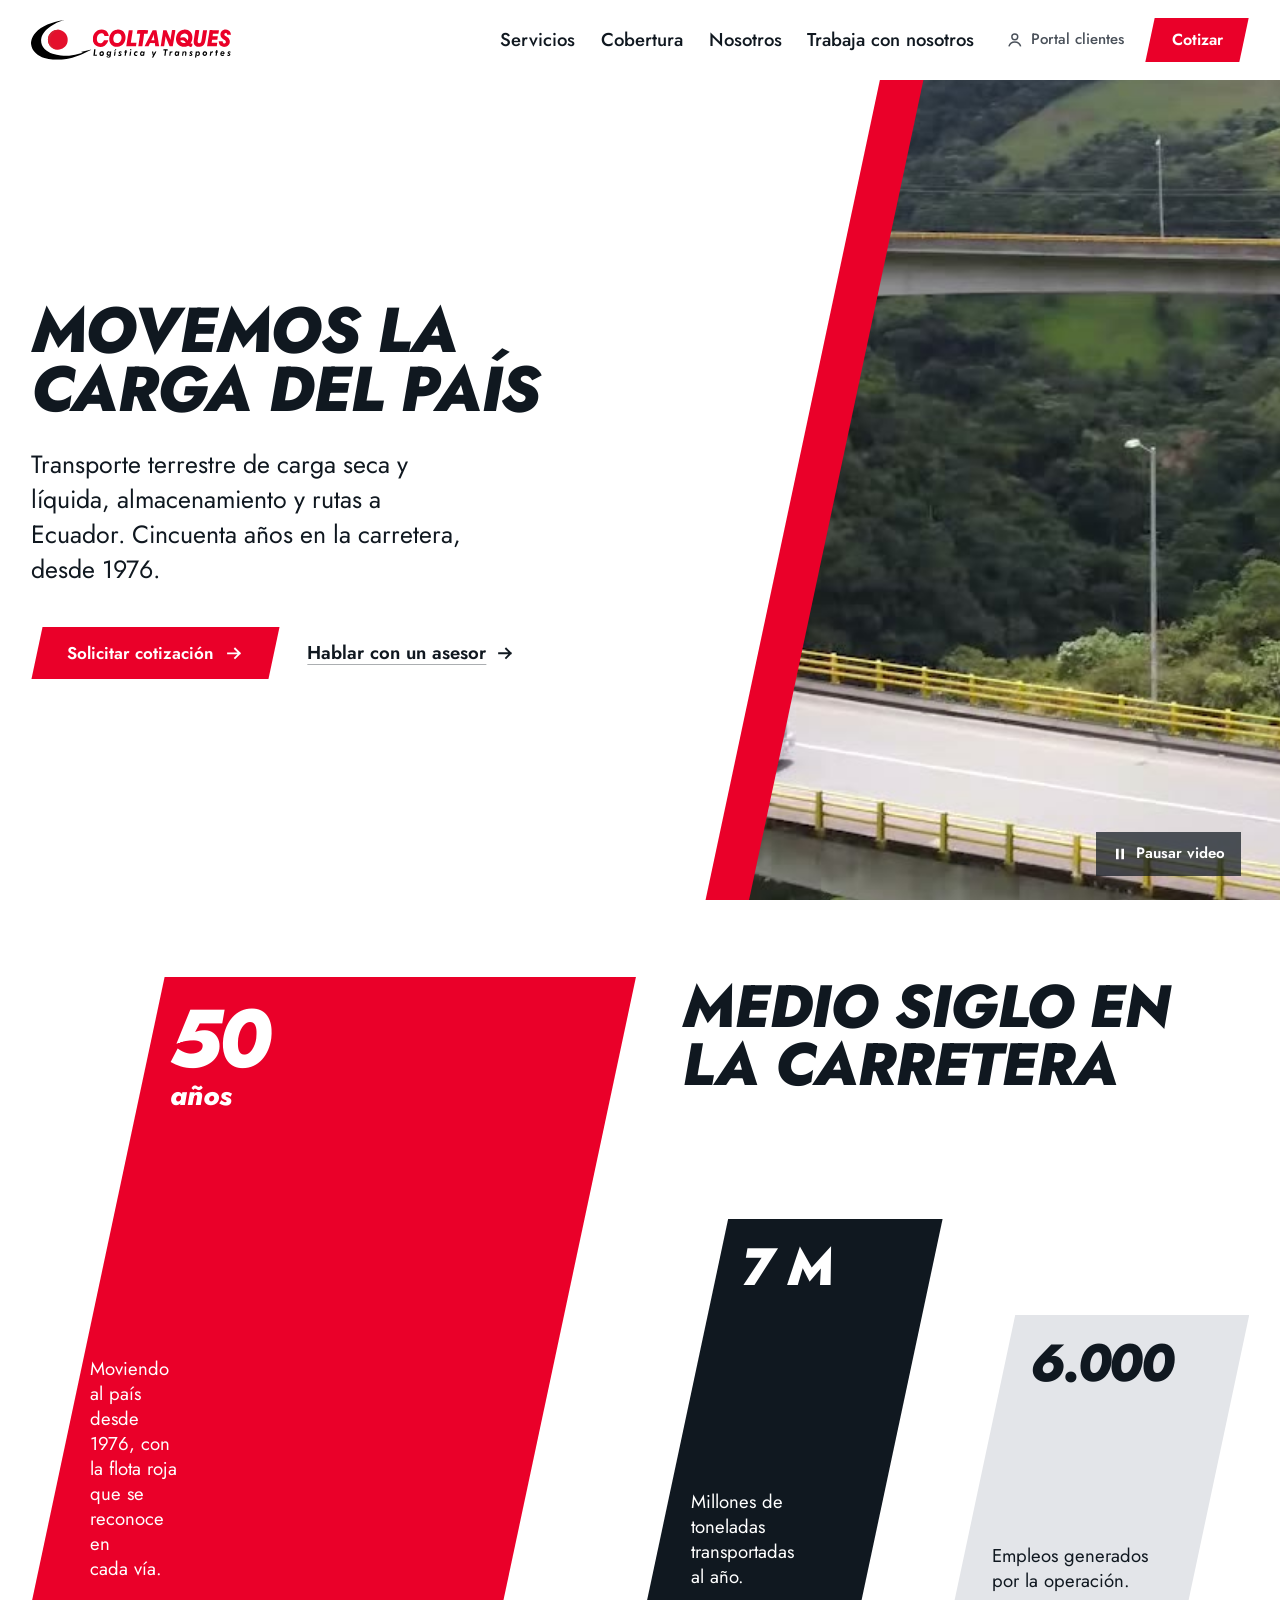
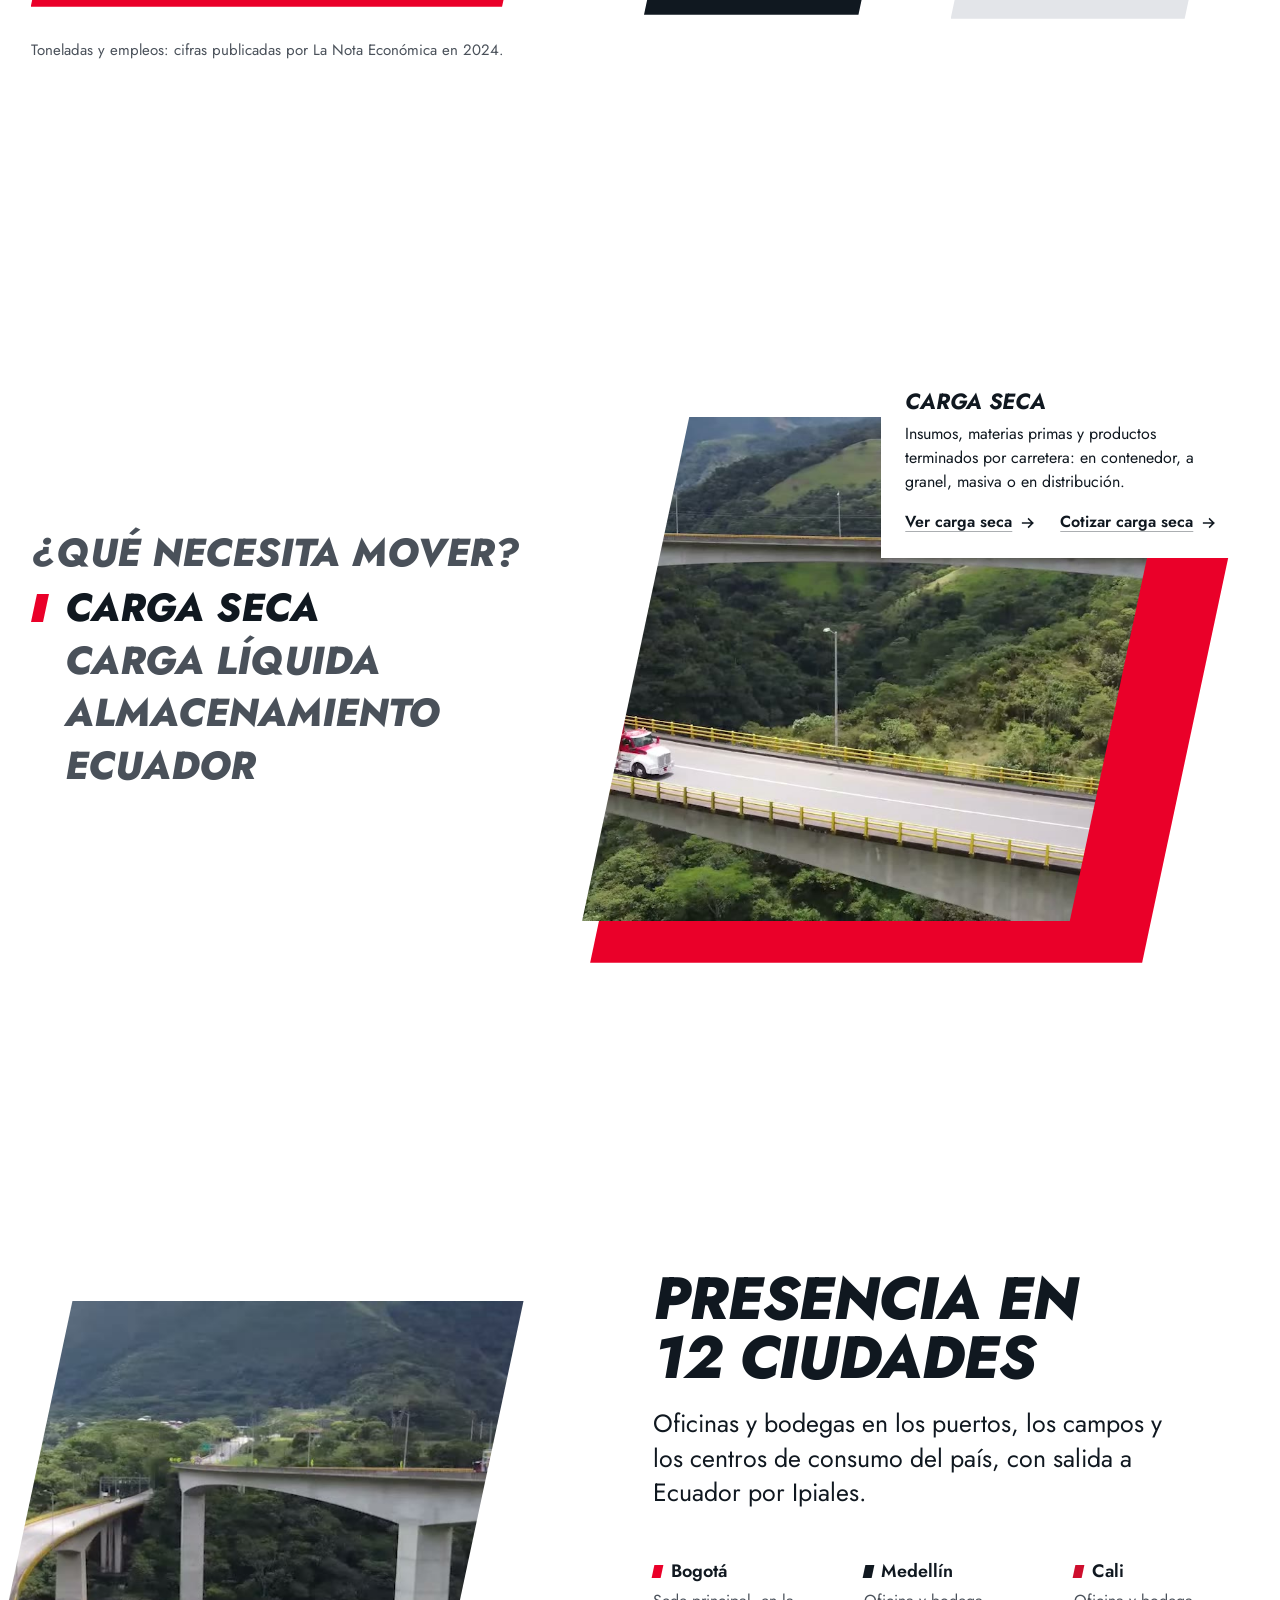
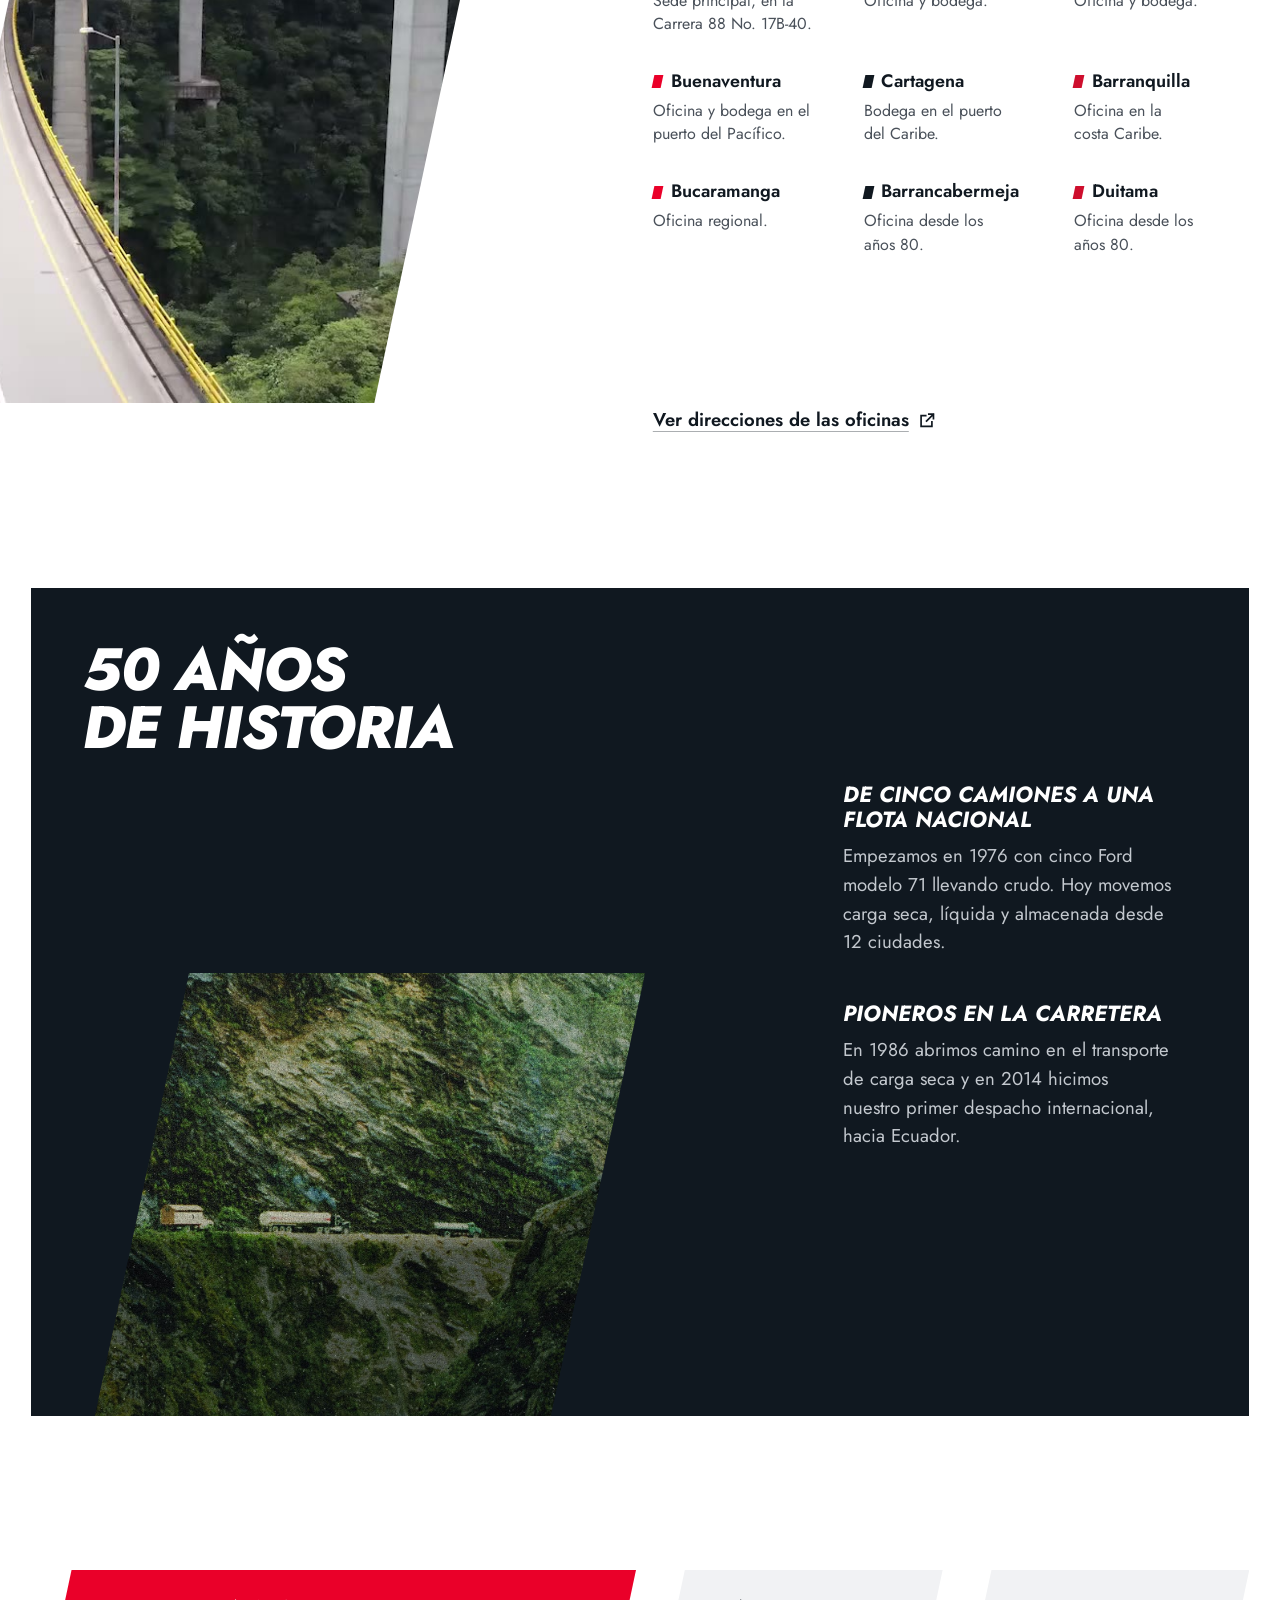
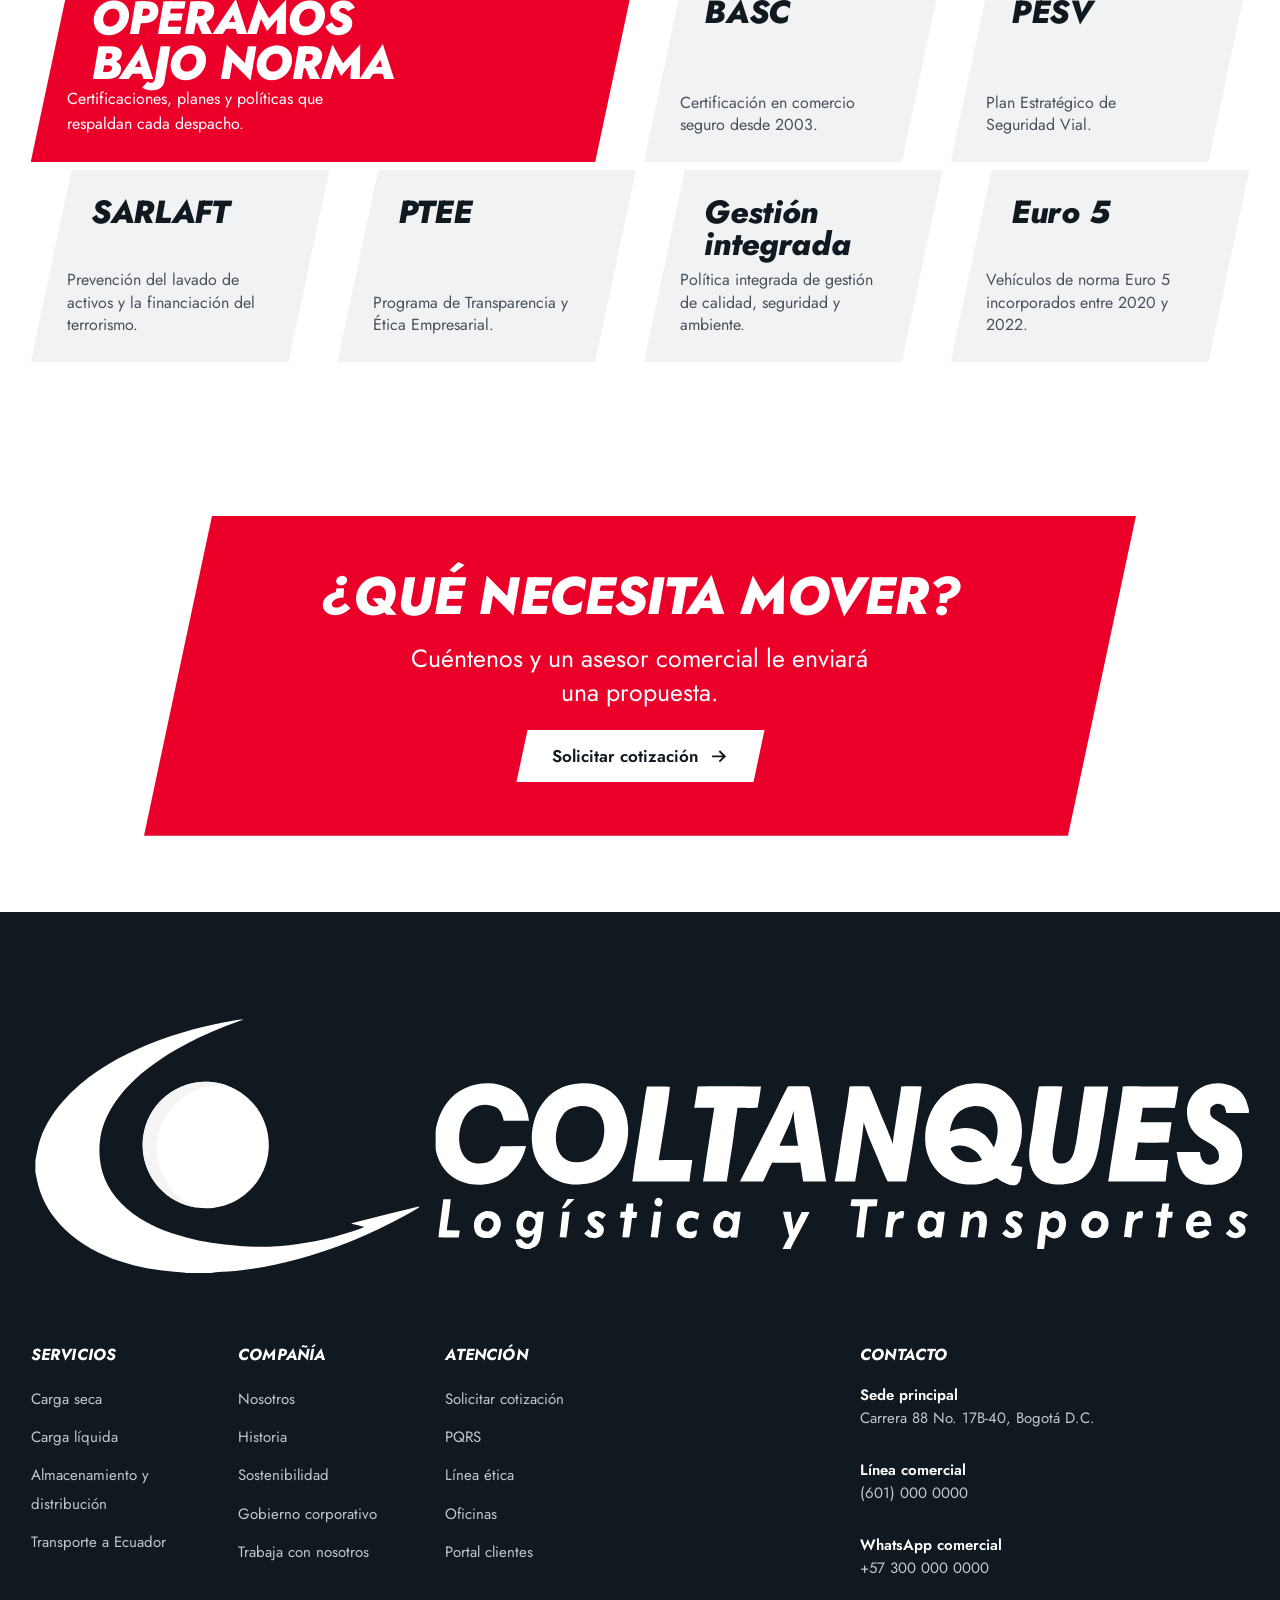
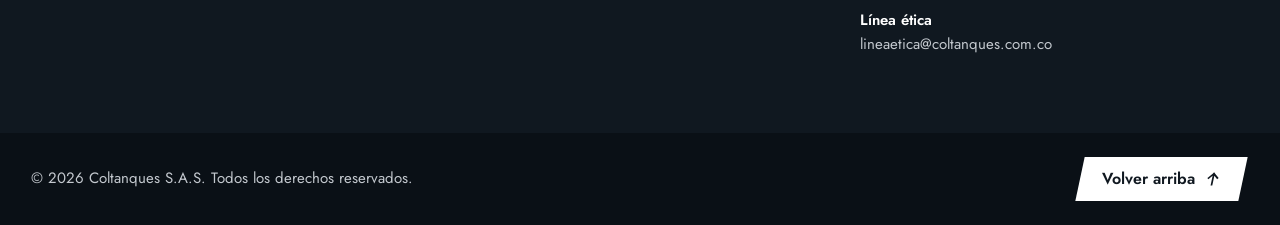
<file: prototipo/index.html>
<!doctype html>
<html lang="es-CO">
<head>
<meta charset="utf-8">
<meta name="viewport" content="width=device-width, initial-scale=1">
<title>Coltanques | Transporte de carga por carretera en Colombia desde 1976</title>
<meta name="description" content="Transporte terrestre de carga seca y líquida, almacenamiento y distribución, y rutas a Ecuador. 50 años moviendo al país. Solicite su cotización.">
<meta name="theme-color" content="#ea0029">
<meta property="og:type" content="website">
<meta property="og:site_name" content="Coltanques">
<meta property="og:title" content="Coltanques | Transporte de carga por carretera en Colombia desde 1976">
<meta property="og:description" content="Transporte terrestre de carga seca y líquida, almacenamiento y distribución, y rutas a Ecuador. 50 años moviendo al país. Solicite su cotización.">
<meta property="og:image" content="assets/img/viaducto-poster.jpg">
<meta property="og:locale" content="es_CO">
<link rel="icon" type="image/svg+xml" href="assets/logo/favicon.svg">
<link rel="preconnect" href="https://fonts.googleapis.com">
<link rel="preconnect" href="https://fonts.gstatic.com" crossorigin>
<link rel="stylesheet" href="https://fonts.googleapis.com/css2?family=Jost:ital,wght@0,400..800;1,400..800&display=swap">
<script>document.documentElement.classList.add("js")</script>
<link rel="stylesheet" href="assets/css/site.css">
<script type="application/ld+json">{"@context":"https://schema.org","@type":"Organization","name":"Coltanques S.A.S.","alternateName":"Colombiana de Tanques","foundingDate":"1976","url":"https://www.coltanques.com.co/","logo":"assets/logo/coltanques-horizontal.svg","address":{"@type":"PostalAddress","streetAddress":"Carrera 88 No. 17B-40","addressLocality":"Bogotá","addressCountry":"CO"}}</script>
</head>
<body>
<a class="skip" href="#contenido">Saltar al contenido</a>
<header class="site-header" data-header>
  <div class="frame header-row">
    <a class="brand" href="index.html" aria-label="Coltanques, ir al inicio"><img src="assets/logo/coltanques-horizontal.svg" width="200" height="40" alt="Coltanques Logística y Transportes"></a>
    <nav class="nav" aria-label="Principal">
      <ul>
        <li><a href="servicios.html">Servicios</a></li>
        <li><a href="index.html#cobertura">Cobertura</a></li>
        <li><a href="nosotros.html">Nosotros</a></li>
        <li><a href="nosotros.html#trabaja">Trabaja con nosotros</a></li>
      </ul>
    </nav>
    <div class="header-actions">
      <a class="nav-portal" href="https://www.coltanques.com.co/"><svg viewBox="0 0 24 24" fill="none" stroke="currentColor" stroke-width="2" aria-hidden="true"><circle cx="12" cy="8" r="4"/><path d="M4 21c1.2-4 4.2-6 8-6s6.8 2 8 6"/></svg>Portal clientes</a>
      <a class="btn btn--sm" href="cotizar.html"><span>Cotizar</span></a>
      <button class="menu-toggle" type="button" aria-expanded="false" aria-controls="menu" data-menu-toggle><span class="bars" aria-hidden="true"></span><span data-label>Menú</span></button>
    </div>
  </div>
</header>
<div class="menu" id="menu" hidden>
  <ul class="menu-main">
    <li style="--i:0"><a href="index.html"><span class="tick" aria-hidden="true"></span>Inicio</a></li>
    <li style="--i:1"><a href="servicios.html"><span class="tick" aria-hidden="true"></span>Servicios</a></li>
    <li style="--i:2"><a href="index.html#cobertura"><span class="tick" aria-hidden="true"></span>Cobertura</a></li>
    <li style="--i:3"><a href="nosotros.html"><span class="tick" aria-hidden="true"></span>Nosotros</a></li>
    <li style="--i:4"><a href="nosotros.html#trabaja"><span class="tick" aria-hidden="true"></span>Trabaja con nosotros</a></li>
  </ul>
  <ul class="menu-sub">
    <li><a href="carga-seca.html">Carga seca</a></li>
    <li><a href="carga-liquida.html">Carga líquida</a></li>
    <li><a href="almacenamiento.html">Almacenamiento y distribución</a></li>
    <li><a href="transporte-ecuador.html">Transporte a Ecuador</a></li>
    <li><a href="https://www.coltanques.com.co/">Portal clientes</a></li>
  </ul>
  <a class="btn" href="cotizar.html"><span>Solicitar cotización</span><svg viewBox="0 0 24 24" fill="none" stroke="currentColor" stroke-width="2.4" stroke-linecap="square" aria-hidden="true"><path d="M4 12h15M13 6l6 6-6 6"/></svg></a>
</div>
<main id="contenido">

<section class="hero" aria-labelledby="hero-title">
  <div class="hero__shape slant-left">
    <div class="hero__media slant-left">
      <video data-hero-video autoplay muted loop playsinline preload="metadata" poster="assets/img/viaducto-poster.jpg" aria-label="Convoy de tractocamiones rojos de Coltanques cruzando un viaducto entre montañas">
        <source src="assets/video/viaducto.mp4" type="video/mp4">
      </video>
    </div>
  </div>
  <button class="video-toggle" type="button" data-video-toggle><svg viewBox="0 0 24 24" fill="currentColor" aria-hidden="true" data-icon-pause><path d="M6 4h4v16H6zM14 4h4v16h-4z"/></svg><svg viewBox="0 0 24 24" fill="currentColor" aria-hidden="true" data-icon-play style="display:none"><path d="M7 4.5v15l12-7.5z"/></svg><span data-label>Pausar video</span></button>
  <div class="frame hero__content">
    <div class="hero__text">
      <h1 class="display" id="hero-title" data-rise style="--i:0">Movemos la carga del país</h1>
      <p class="hero__lead" data-rise style="--i:1">Transporte terrestre de carga seca y líquida, almacenamiento y rutas a Ecuador. Cincuenta años en la carretera, desde 1976.</p>
      <div class="actions" data-rise style="--i:2">
        <a class="btn" href="cotizar.html"><span>Solicitar cotización</span><svg viewBox="0 0 24 24" fill="none" stroke="currentColor" stroke-width="2.4" stroke-linecap="square" aria-hidden="true"><path d="M4 12h15M13 6l6 6-6 6"/></svg></a>
        <a class="link-arrow" href="cotizar.html#canales">Hablar con un asesor<svg viewBox="0 0 24 24" fill="none" stroke="currentColor" stroke-width="2.4" stroke-linecap="square" aria-hidden="true"><path d="M4 12h15M13 6l6 6-6 6"/></svg></a>
      </div>
    </div>
  </div>
</section>

<section class="section frame figures" aria-labelledby="fig-title">
  <div class="figures__board">
    <h2 class="head figures__title" id="fig-title" data-reveal>Medio siglo en la carretera</h2>
    <div class="tile tile--a slant slant-pad" data-reveal>
      <p class="tile__fig nums">50<small>años</small></p>
      <p class="tile__cap">Moviendo al país desde 1976, con la flota roja que se reconoce en cada vía.</p>
    </div>
    <div class="tile tile--b slant slant-pad" data-reveal style="--i:1">
      <p class="tile__fig nums">7 M</p>
      <p class="tile__cap">Millones de toneladas transportadas al año.</p>
    </div>
    <div class="tile tile--c slant slant-pad" data-reveal style="--i:2">
      <p class="tile__fig nums">6.000</p>
      <p class="tile__cap">Empleos generados por la operación.</p>
    </div>
  </div>
  <p class="figures__source">Toneladas y empleos: cifras publicadas por La Nota Económica en 2024.</p>
</section>

<section class="section frame" aria-labelledby="choose-title">
  <div class="chooser" data-chooser data-tone="red">
    <div class="chooser__stage">
      <div class="chooser__block slant" aria-hidden="true"></div>
      <div class="chooser__photo slant">
        <img data-photo="carga-seca" class="is-on" src="assets/img/viaducto-poster.jpg" alt="Tractocamión de Coltanques con carga seca cruzando un viaducto entre montañas" style="object-position:40% 55%" width="1280" height="720" loading="lazy">
        <img data-photo="carga-liquida" class="" src="assets/img/flota-tripulacion.jpg" alt="Dos conductores de Coltanques junto a sus carrotanques, en duotono rojo" style="object-position:50% 60%" width="1280" height="720" loading="lazy">
        <img data-photo="almacenamiento" class="" src="assets/img/bodega.webp" alt="Operario en un montacargas entre estanterías de una bodega de Coltanques" style="object-position:50% 50%" width="1280" height="720" loading="lazy">
        <img data-photo="transporte-ecuador" class="" src="assets/img/viaducto-curva.jpg" alt="Tractocamiones de Coltanques en un viaducto curvo rodeado de montañas" style="object-position:60% 50%" width="1280" height="720" loading="lazy">
      </div>
      <div class="chooser__fact" data-fact-box aria-live="polite">
        <h3 data-fact="title">Carga seca</h3>
        <p data-fact="text">Insumos, materias primas y productos terminados por carretera: en contenedor, a granel, masiva o en distribución.</p>
        <div class="actions">
          <a class="link-arrow" data-fact="more" href="carga-seca.html"><span>Ver carga seca</span><svg viewBox="0 0 24 24" fill="none" stroke="currentColor" stroke-width="2.4" stroke-linecap="square" aria-hidden="true"><path d="M4 12h15M13 6l6 6-6 6"/></svg></a>
          <a class="link-arrow" data-fact="quote" href="cotizar.html?servicio=carga-seca"><span>Cotizar carga seca</span><svg viewBox="0 0 24 24" fill="none" stroke="currentColor" stroke-width="2.4" stroke-linecap="square" aria-hidden="true"><path d="M4 12h15M13 6l6 6-6 6"/></svg></a>
        </div>
      </div>
    </div>
    <div class="chooser__list">
      <h2 id="choose-title">¿Qué necesita mover?</h2>
      <ul>
        <li><button class="chooser__opt" type="button" data-choose="carga-seca" aria-pressed="true"><span class="tick" aria-hidden="true"></span>Carga seca</button></li>
        <li><button class="chooser__opt" type="button" data-choose="carga-liquida" aria-pressed="false"><span class="tick" aria-hidden="true"></span>Carga líquida</button></li>
        <li><button class="chooser__opt" type="button" data-choose="almacenamiento" aria-pressed="false"><span class="tick" aria-hidden="true"></span>Almacenamiento</button></li>
        <li><button class="chooser__opt" type="button" data-choose="transporte-ecuador" aria-pressed="false"><span class="tick" aria-hidden="true"></span>Ecuador</button></li>
      </ul>
    </div>
  </div>
  <script type="application/json" id="chooser-data">{"carga-seca":{"title":"Carga seca","short":"carga seca","text":"Insumos, materias primas y productos terminados por carretera: en contenedor, a granel, masiva o en distribución.","href":"carga-seca.html","tone":"red"},"carga-liquida":{"title":"Carga líquida","short":"carga líquida","text":"Crudo, combustibles y líquidos industriales en carrotanque, desde el campo o la planta hasta su destino.","href":"carga-liquida.html","tone":"ink"},"almacenamiento":{"title":"Almacenamiento y distribución","short":"almacenamiento","text":"Recibimos, descargamos, clasificamos y almacenamos su mercancía en nuestras bodegas, y la despachamos cuando la necesite.","href":"almacenamiento.html","tone":"deep"},"transporte-ecuador":{"title":"Transporte a Ecuador","short":"transporte a Ecuador","text":"Carga por carretera entre Colombia y Ecuador, con oficina en Ipiales junto al paso de Rumichaca.","href":"transporte-ecuador.html","tone":"tone"}}</script>
</section>

<section class="section" id="cobertura" aria-labelledby="cov-title">
  <div class="frame coverage">
    <div class="coverage__photo slant" data-wipe>
      <img src="assets/img/viaducto-curva.jpg" width="1280" height="720" alt="Tractocamiones de Coltanques en un viaducto curvo entre montañas" loading="lazy">
    </div>
    <div class="coverage__body">
      <h2 class="head" id="cov-title" data-reveal>Presencia en 12 ciudades</h2>
      <p class="lead" data-reveal style="--i:1">Oficinas y bodegas en los puertos, los campos y los centros de consumo del país, con salida a Ecuador por Ipiales.</p>
      <ul class="points">
        <li class="point" data-reveal style="--i:0"><h3><span class="tick" aria-hidden="true"></span>Bogotá</h3><p>Sede principal, en la Carrera 88 No. 17B-40.</p></li>
        <li class="point" data-reveal style="--i:1"><h3><span class="tick" aria-hidden="true"></span>Medellín</h3><p>Oficina y bodega.</p></li>
        <li class="point" data-reveal style="--i:2"><h3><span class="tick" aria-hidden="true"></span>Cali</h3><p>Oficina y bodega.</p></li>
        <li class="point" data-reveal style="--i:0"><h3><span class="tick" aria-hidden="true"></span>Buenaventura</h3><p>Oficina y bodega en el puerto del Pacífico.</p></li>
        <li class="point" data-reveal style="--i:1"><h3><span class="tick" aria-hidden="true"></span>Cartagena</h3><p>Bodega en el puerto del Caribe.</p></li>
        <li class="point" data-reveal style="--i:2"><h3><span class="tick" aria-hidden="true"></span>Barranquilla</h3><p>Oficina en la costa Caribe.</p></li>
        <li class="point" data-reveal style="--i:0"><h3><span class="tick" aria-hidden="true"></span>Bucaramanga</h3><p>Oficina regional.</p></li>
        <li class="point" data-reveal style="--i:1"><h3><span class="tick" aria-hidden="true"></span>Barrancabermeja</h3><p>Oficina desde los años 80.</p></li>
        <li class="point" data-reveal style="--i:2"><h3><span class="tick" aria-hidden="true"></span>Duitama</h3><p>Oficina desde los años 80.</p></li>
        <li class="point" data-reveal style="--i:0"><h3><span class="tick" aria-hidden="true"></span>Pereira</h3><p>Bodega en el Eje Cafetero.</p></li>
        <li class="point" data-reveal style="--i:1"><h3><span class="tick" aria-hidden="true"></span>Manizales</h3><p>Oficina regional.</p></li>
        <li class="point" data-reveal style="--i:2"><h3><span class="tick" aria-hidden="true"></span>Ipiales</h3><p>Oficina junto al paso de frontera con Ecuador.</p></li>
      </ul>
      <p class="coverage__more"><a class="link-arrow" href="https://www.coltanques.com.co/offices">Ver direcciones de las oficinas<svg viewBox="0 0 24 24" fill="none" stroke="currentColor" stroke-width="2.2" stroke-linecap="square" aria-hidden="true"><path d="M14 4h6v6M20 4l-9 9M18 14v6H4V6h6"/></svg></a></p>
    </div>
  </div>
</section>

<section class="section panel-wrap" aria-labelledby="about-title">
  <div class="panel">
    <h2 class="head panel__title" id="about-title" data-reveal>50 años de historia</h2>
    <figure class="panel__photo slant" data-wipe>
      <img src="assets/img/via-montana.jpg" width="1624" height="1257" alt="Caravana de carrotanques de Coltanques en una vía de montaña" loading="lazy">
    </figure>
    <div class="panel__text">
      <div data-reveal><h3>De cinco camiones a una flota nacional</h3><p>Empezamos en 1976 con cinco Ford modelo 71 llevando crudo. Hoy movemos carga seca, líquida y almacenada desde 12 ciudades.</p></div>
      <div data-reveal style="--i:1"><h3>Pioneros en la carretera</h3><p>En 1986 abrimos camino en el transporte de carga seca y en 2014 hicimos nuestro primer despacho internacional, hacia Ecuador.</p></div>
      <a class="btn" href="nosotros.html#historia" data-reveal style="--i:2"><span>Conozca nuestra historia</span><svg viewBox="0 0 24 24" fill="none" stroke="currentColor" stroke-width="2.4" stroke-linecap="square" aria-hidden="true"><path d="M4 12h15M13 6l6 6-6 6"/></svg></a>
    </div>
  </div>
</section>

<section class="section frame" aria-labelledby="norm-title">
  <div class="board">
    <div class="board__tile board__lead slant slant-pad" data-reveal>
      <h2 class="head" id="norm-title">Operamos bajo norma</h2>
      <p>Certificaciones, planes y políticas que respaldan cada despacho.</p>
    </div>
    <a class="board__tile slant slant-pad" href="https://www.coltanques.com.co/policiessecuritybasc" data-reveal style="--i:1"><b>BASC</b><span>Certificación en comercio seguro desde 2003.</span></a>
    <a class="board__tile slant slant-pad" href="https://www.coltanques.com.co/policiespesv" data-reveal style="--i:2"><b>PESV</b><span>Plan Estratégico de Seguridad Vial.</span></a>
    <a class="board__tile slant slant-pad" href="https://www.coltanques.com.co/policiessarlaft" data-reveal style="--i:3"><b>SARLAFT</b><span>Prevención del lavado de activos y la financiación del terrorismo.</span></a>
    <a class="board__tile slant slant-pad" href="https://www.coltanques.com.co/policiesptee" data-reveal style="--i:4"><b>PTEE</b><span>Programa de Transparencia y Ética Empresarial.</span></a>
    <a class="board__tile slant slant-pad" href="https://www.coltanques.com.co/policiesmanagement" data-reveal style="--i:1"><b>Gestión integrada</b><span>Política integrada de gestión de calidad, seguridad y ambiente.</span></a>
    <div class="board__tile slant slant-pad" data-reveal style="--i:2"><b>Euro 5</b><span>Vehículos de norma Euro 5 incorporados entre 2020 y 2022.</span></div>
  </div>
</section>

</main>
<section class="cta-band frame" aria-labelledby="cta-title">
  <div class="cta-band__block">
    <h2 id="cta-title">¿Qué necesita mover?</h2>
    <p>Cuéntenos y un asesor comercial le enviará una propuesta.</p>
    <a class="btn btn--paper" href="cotizar.html"><span>Solicitar cotización</span><svg viewBox="0 0 24 24" fill="none" stroke="currentColor" stroke-width="2.4" stroke-linecap="square" aria-hidden="true"><path d="M4 12h15M13 6l6 6-6 6"/></svg></a>
  </div>
</section>
<footer class="site-footer">
  <div class="frame">
    <a class="footer-mark" href="index.html" aria-label="Coltanques, ir al inicio"><img src="assets/logo/coltanques-horizontal-negativo.svg" width="688" height="149" alt="Coltanques Logística y Transportes" loading="lazy"></a>
    <div class="footer-cols">
      <div class="footer-col">
        <h2>Servicios</h2>
        <ul><li><a href="carga-seca.html">Carga seca</a></li><li><a href="carga-liquida.html">Carga líquida</a></li><li><a href="almacenamiento.html">Almacenamiento y distribución</a></li><li><a href="transporte-ecuador.html">Transporte a Ecuador</a></li></ul>
      </div>
      <div class="footer-col">
        <h2>Compañía</h2>
        <ul>
          <li><a href="nosotros.html">Nosotros</a></li>
          <li><a href="nosotros.html#historia">Historia</a></li>
          <li><a href="nosotros.html#sostenibilidad">Sostenibilidad</a></li>
          <li><a href="nosotros.html#gobierno-corporativo">Gobierno corporativo</a></li>
          <li><a href="nosotros.html#trabaja">Trabaja con nosotros</a></li>
        </ul>
      </div>
      <div class="footer-col">
        <h2>Atención</h2>
        <ul>
          <li><a href="cotizar.html">Solicitar cotización</a></li>
          <li><a href="https://www.coltanques.com.co/pqrs-page">PQRS</a></li>
          <li><a href="https://www.coltanques.com.co/ethics-line">Línea ética</a></li>
          <li><a href="https://www.coltanques.com.co/offices">Oficinas</a></li>
          <li><a href="https://www.coltanques.com.co/">Portal clientes</a></li>
        </ul>
      </div>
      <div class="footer-col footer-col--contact">
        <h2>Contacto</h2>
        <address>
          <p><strong>Sede principal</strong>Carrera 88 No. 17B-40, Bogotá D.C.</p>
          <p><strong>Línea comercial</strong><a href="tel:+576010000000">(601) 000 0000</a></p>
          <p><strong>WhatsApp comercial</strong><a href="cotizar.html#canales">+57 300 000 0000</a></p>
          <p><strong>Línea ética</strong><a href="mailto:lineaetica@coltanques.com.co">lineaetica@coltanques.com.co</a></p>
        </address>
      </div>
    </div>
  </div>
  <div class="footer-base">
    <div class="frame footer-base__row">
      <p>© <span data-year>2026</span> Coltanques S.A.S. Todos los derechos reservados.</p>
      <button class="btn btn--sm" type="button" data-top><span>Volver arriba</span><svg viewBox="0 0 24 24" fill="none" stroke="currentColor" stroke-width="2.4" stroke-linecap="square" aria-hidden="true"><path d="M4 12h15M13 6l6 6-6 6"/></svg></button>
    </div>
  </div>
</footer>
<script src="assets/js/site.js" defer></script>
</body>
</html>
</file>
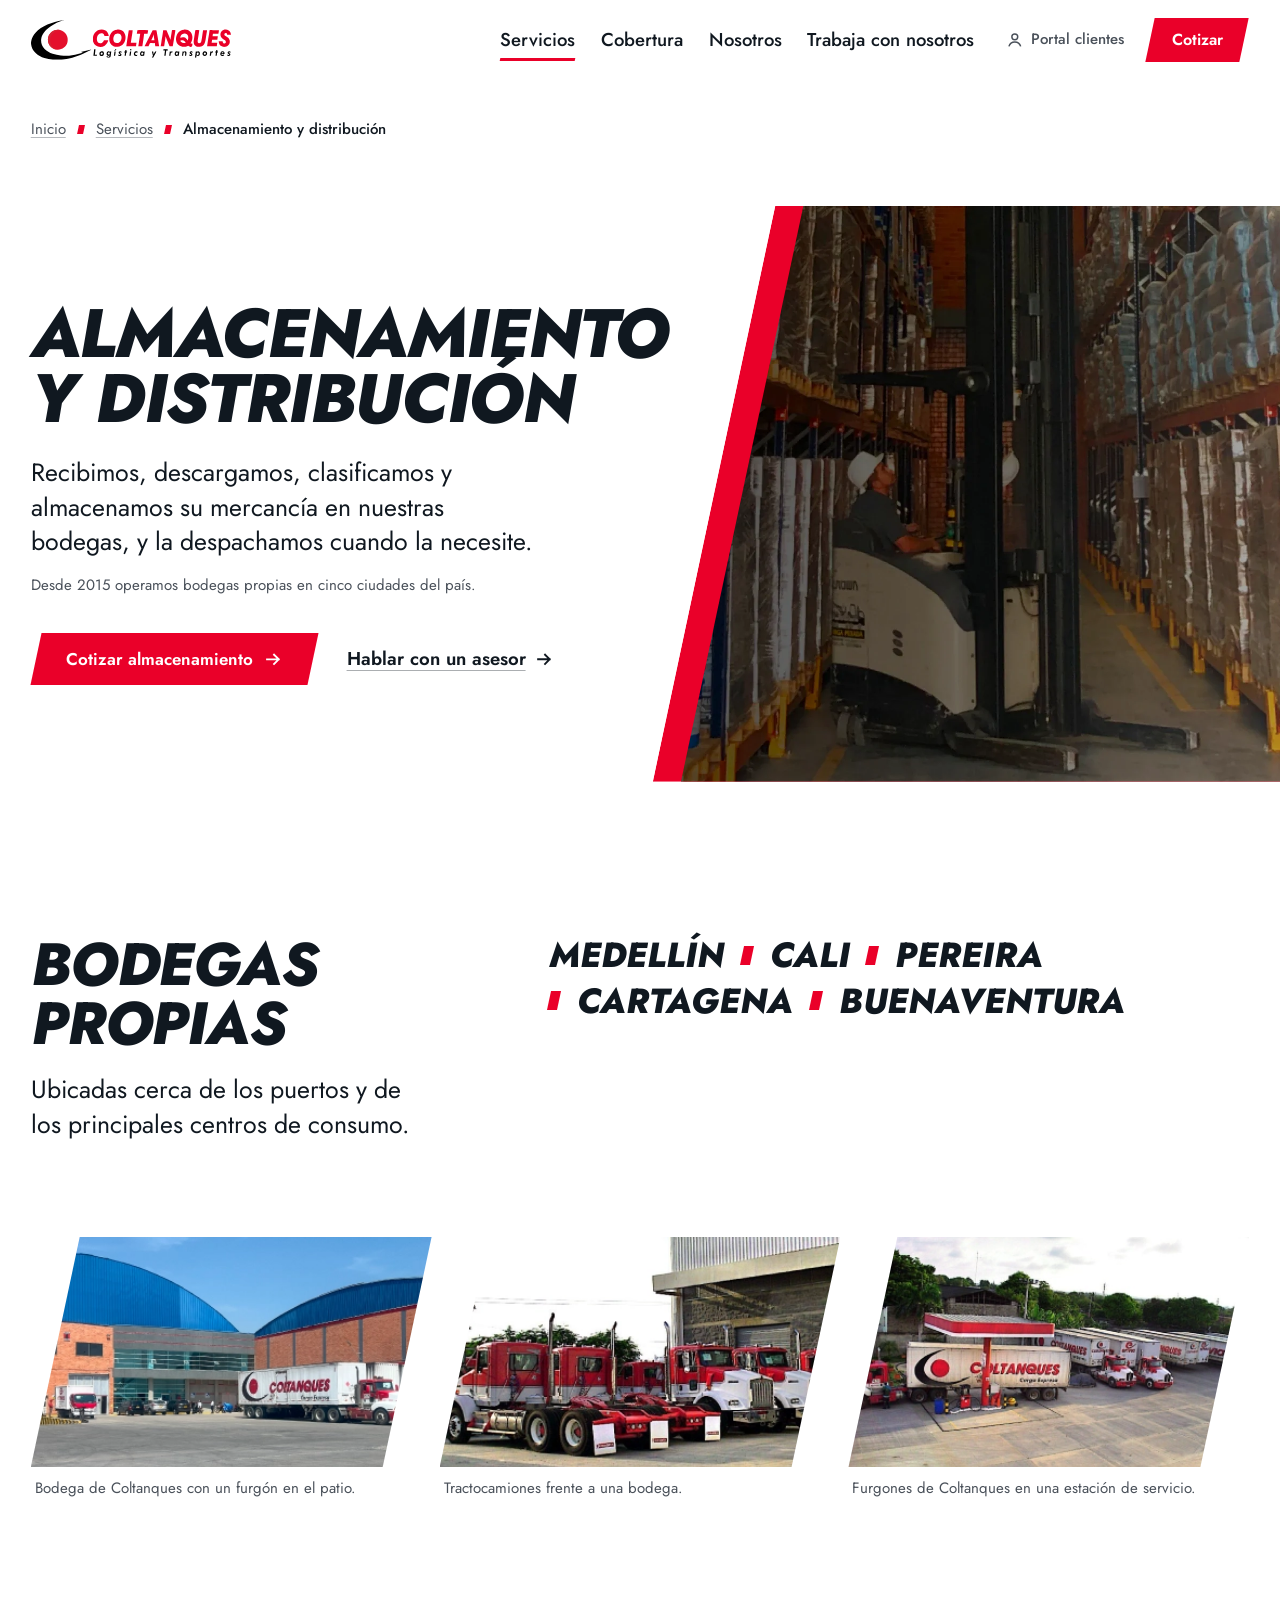
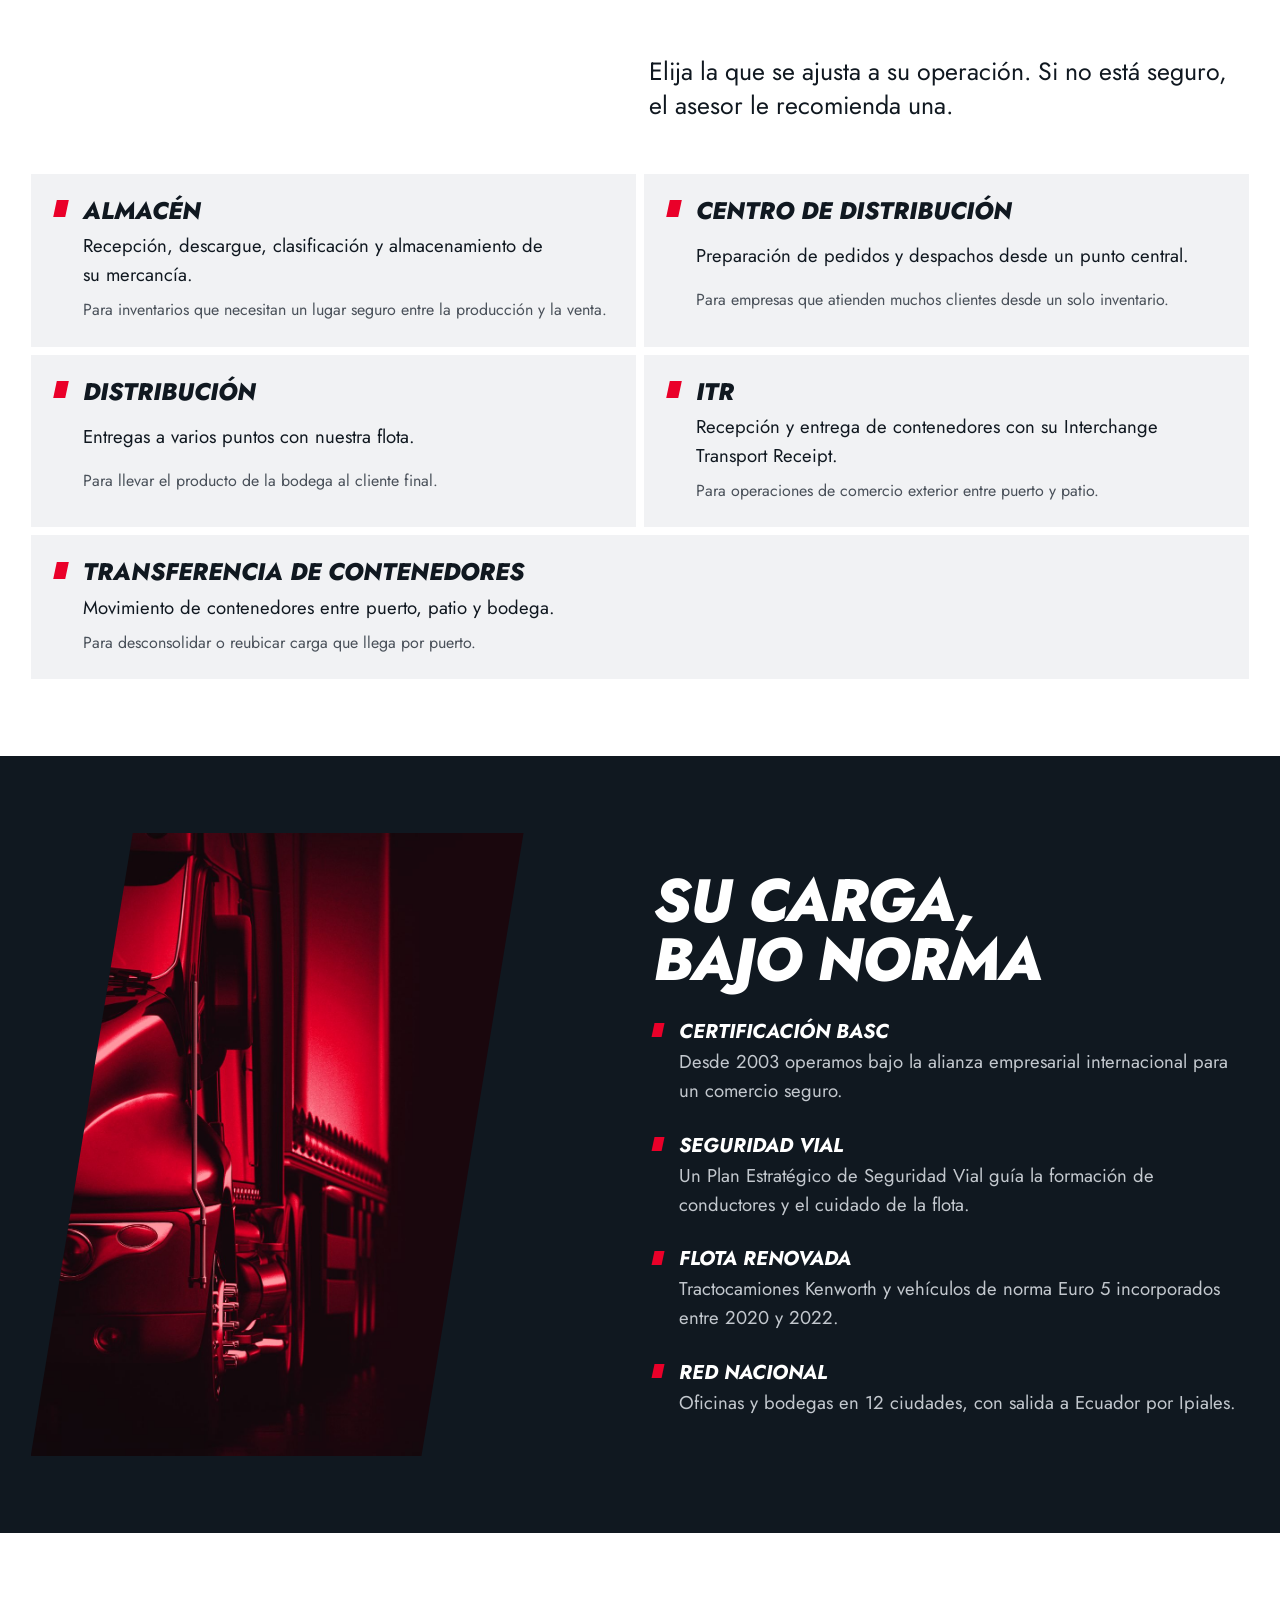
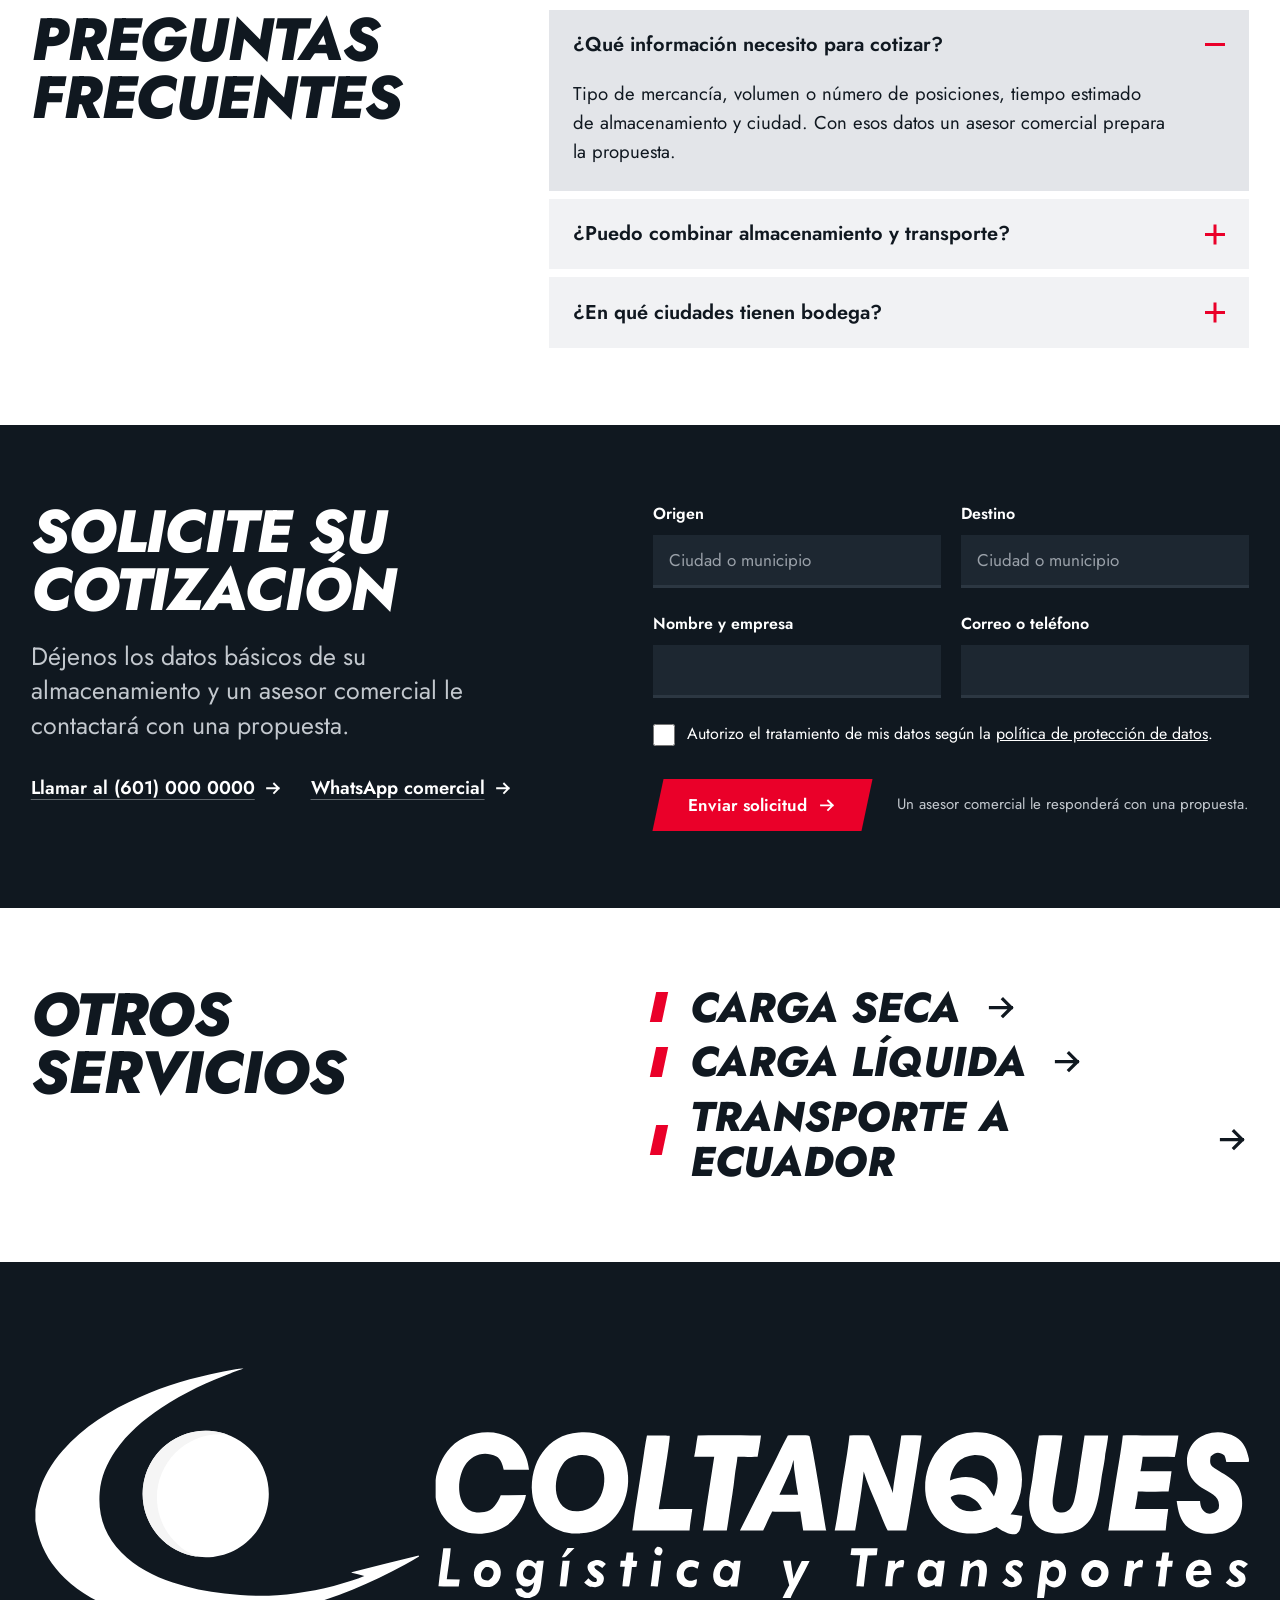
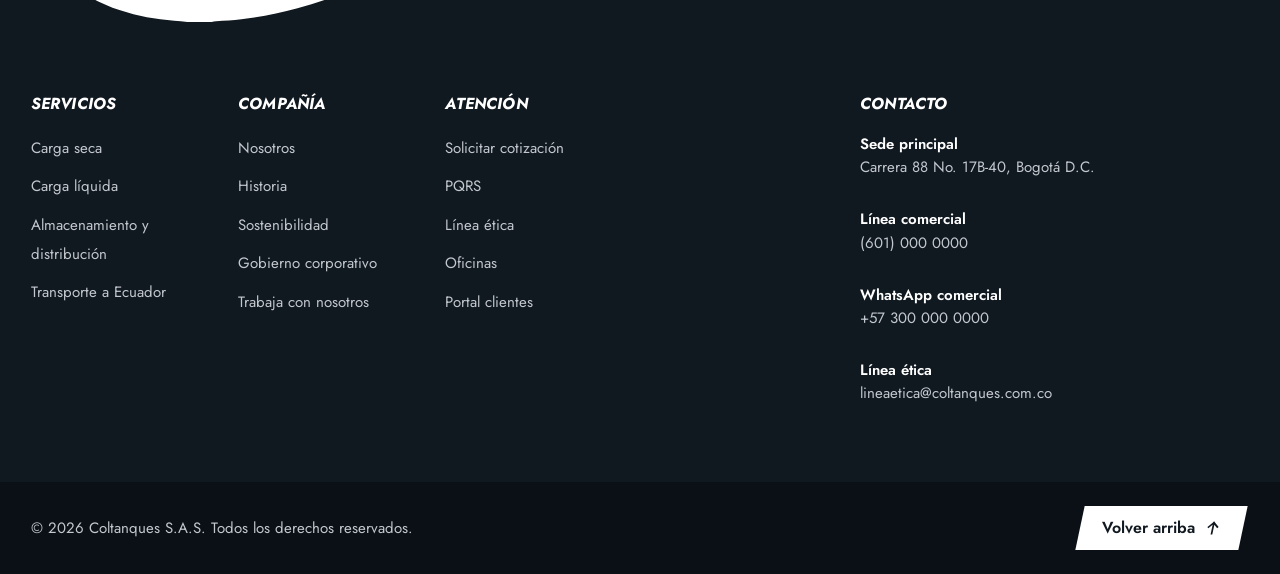
<file: prototipo/almacenamiento.html>
<!doctype html>
<html lang="es-CO">
<head>
<meta charset="utf-8">
<meta name="viewport" content="width=device-width, initial-scale=1">
<title>Almacenamiento y distribución | Coltanques</title>
<meta name="description" content="Recibimos, descargamos, clasificamos y almacenamos su mercancía en nuestras bodegas, y la despachamos cuando la necesite. Solicite su cotización de almacenamiento con Coltanques.">
<meta name="theme-color" content="#ea0029">
<meta property="og:type" content="website">
<meta property="og:site_name" content="Coltanques">
<meta property="og:title" content="Almacenamiento y distribución | Coltanques">
<meta property="og:description" content="Recibimos, descargamos, clasificamos y almacenamos su mercancía en nuestras bodegas, y la despachamos cuando la necesite. Solicite su cotización de almacenamiento con Coltanques.">
<meta property="og:image" content="assets/img/viaducto-poster.jpg">
<meta property="og:locale" content="es_CO">
<link rel="icon" type="image/svg+xml" href="assets/logo/favicon.svg">
<link rel="preconnect" href="https://fonts.googleapis.com">
<link rel="preconnect" href="https://fonts.gstatic.com" crossorigin>
<link rel="stylesheet" href="https://fonts.googleapis.com/css2?family=Jost:ital,wght@0,400..800;1,400..800&display=swap">
<script>document.documentElement.classList.add("js")</script>
<link rel="stylesheet" href="assets/css/site.css">
<script type="application/ld+json">{"@context":"https://schema.org","@type":"Organization","name":"Coltanques S.A.S.","alternateName":"Colombiana de Tanques","foundingDate":"1976","url":"https://www.coltanques.com.co/","logo":"assets/logo/coltanques-horizontal.svg","address":{"@type":"PostalAddress","streetAddress":"Carrera 88 No. 17B-40","addressLocality":"Bogotá","addressCountry":"CO"}}</script>
</head>
<body>
<a class="skip" href="#contenido">Saltar al contenido</a>
<header class="site-header" data-header>
  <div class="frame header-row">
    <a class="brand" href="index.html" aria-label="Coltanques, ir al inicio"><img src="assets/logo/coltanques-horizontal.svg" width="200" height="40" alt="Coltanques Logística y Transportes"></a>
    <nav class="nav" aria-label="Principal">
      <ul>
        <li><a href="servicios.html" aria-current="page">Servicios</a></li>
        <li><a href="index.html#cobertura">Cobertura</a></li>
        <li><a href="nosotros.html">Nosotros</a></li>
        <li><a href="nosotros.html#trabaja">Trabaja con nosotros</a></li>
      </ul>
    </nav>
    <div class="header-actions">
      <a class="nav-portal" href="https://www.coltanques.com.co/"><svg viewBox="0 0 24 24" fill="none" stroke="currentColor" stroke-width="2" aria-hidden="true"><circle cx="12" cy="8" r="4"/><path d="M4 21c1.2-4 4.2-6 8-6s6.8 2 8 6"/></svg>Portal clientes</a>
      <a class="btn btn--sm" href="cotizar.html"><span>Cotizar</span></a>
      <button class="menu-toggle" type="button" aria-expanded="false" aria-controls="menu" data-menu-toggle><span class="bars" aria-hidden="true"></span><span data-label>Menú</span></button>
    </div>
  </div>
</header>
<div class="menu" id="menu" hidden>
  <ul class="menu-main">
    <li style="--i:0"><a href="index.html"><span class="tick" aria-hidden="true"></span>Inicio</a></li>
    <li style="--i:1"><a href="servicios.html"><span class="tick" aria-hidden="true"></span>Servicios</a></li>
    <li style="--i:2"><a href="index.html#cobertura"><span class="tick" aria-hidden="true"></span>Cobertura</a></li>
    <li style="--i:3"><a href="nosotros.html"><span class="tick" aria-hidden="true"></span>Nosotros</a></li>
    <li style="--i:4"><a href="nosotros.html#trabaja"><span class="tick" aria-hidden="true"></span>Trabaja con nosotros</a></li>
  </ul>
  <ul class="menu-sub">
    <li><a href="carga-seca.html">Carga seca</a></li>
    <li><a href="carga-liquida.html">Carga líquida</a></li>
    <li><a href="almacenamiento.html">Almacenamiento y distribución</a></li>
    <li><a href="transporte-ecuador.html">Transporte a Ecuador</a></li>
    <li><a href="https://www.coltanques.com.co/">Portal clientes</a></li>
  </ul>
  <a class="btn" href="cotizar.html"><span>Solicitar cotización</span><svg viewBox="0 0 24 24" fill="none" stroke="currentColor" stroke-width="2.4" stroke-linecap="square" aria-hidden="true"><path d="M4 12h15M13 6l6 6-6 6"/></svg></a>
</div>
<main id="contenido">

<nav class="crumbs frame" aria-label="Ruta de navegación">
  <ol>
    <li><a href="index.html">Inicio</a></li>
    <li><a href="servicios.html">Servicios</a></li>
    <li><span aria-current="page">Almacenamiento y distribución</span></li>
  </ol>
</nav>
<section class="page-head" aria-labelledby="page-title">
  <div class="frame page-head__grid">
    <div class="page-head__text">
      <h1 class="display" id="page-title" data-reveal>Almacenamiento y distribución</h1>
      <p class="lead" data-reveal style="--i:1">Recibimos, descargamos, clasificamos y almacenamos su mercancía en nuestras bodegas, y la despachamos cuando la necesite.</p>
      <p class="small muted" data-reveal style="--i:1;margin-top:1rem">Desde 2015 operamos bodegas propias en cinco ciudades del país.</p>
      <div class="actions" data-reveal style="--i:2"><a class="btn" href="#cotizar"><span>Cotizar almacenamiento</span><svg viewBox="0 0 24 24" fill="none" stroke="currentColor" stroke-width="2.4" stroke-linecap="square" aria-hidden="true"><path d="M4 12h15M13 6l6 6-6 6"/></svg></a><a class="link-arrow" href="cotizar.html#canales">Hablar con un asesor<svg viewBox="0 0 24 24" fill="none" stroke="currentColor" stroke-width="2.4" stroke-linecap="square" aria-hidden="true"><path d="M4 12h15M13 6l6 6-6 6"/></svg></a></div>
    </div>
    <div class="page-head__media slant-left">
      <div class="under slant-left"></div>
      <div class="over slant-left" data-wipe><img src="assets/img/bodega.webp" alt="Operario en un montacargas entre estanterías de una bodega de Coltanques" style="object-position:50% 50%" width="1280" height="720"></div>
    </div>
  </div>
</section>

<section class="section frame" aria-labelledby="goods-title">
  <div class="goods">
    <div class="goods__head">
      <h2 class="head" id="goods-title" data-reveal>Bodegas propias</h2>
      <p class="lead" data-reveal style="--i:1;margin-top:1.25rem">Ubicadas cerca de los puertos y de los principales centros de consumo.</p>
    </div>
    <ul class="goods__list" data-reveal style="--i:1"><li>Medellín</li><li>Cali</li><li>Pereira</li><li>Cartagena</li><li>Buenaventura</li></ul>
    <div class="strip">
      <figure data-reveal style="--i:0"><div class="frame-img slant"><img src="assets/img/historia/2010-2020_5.webp" alt="Bodega de Coltanques con un furgón en el patio" width="370" height="250" loading="lazy"></div><figcaption>Bodega de Coltanques con un furgón en el patio.</figcaption></figure>
      <figure data-reveal style="--i:1"><div class="frame-img slant"><img src="assets/img/historia/2010-2020_4.webp" alt="Tractocamiones frente a una bodega" width="370" height="250" loading="lazy"></div><figcaption>Tractocamiones frente a una bodega.</figcaption></figure>
      <figure data-reveal style="--i:2"><div class="frame-img slant"><img src="assets/img/historia/2010-2020_3.webp" alt="Furgones de Coltanques en una estación de servicio" width="370" height="250" loading="lazy"></div><figcaption>Furgones de Coltanques en una estación de servicio.</figcaption></figure>
    </div>
  </div>
</section>

<section class="section frame" aria-labelledby="modes-title">
  <div class="modes">
    <div class="modes__head">
      <h2 class="head" id="modes-title" data-reveal>Modalidades</h2>
      <p class="lead" data-reveal style="--i:1">Elija la que se ajusta a su operación. Si no está seguro, el asesor le recomienda una.</p>
    </div>
    <ul class="modes__list">
      <li class="mode" data-reveal style="--i:0"><span class="tick" aria-hidden="true"></span><h3>Almacén</h3><p>Recepción, descargue, clasificación y almacenamiento de su mercancía.</p><p class="when">Para inventarios que necesitan un lugar seguro entre la producción y la venta.</p></li>
      <li class="mode" data-reveal style="--i:1"><span class="tick" aria-hidden="true"></span><h3>Centro de distribución</h3><p>Preparación de pedidos y despachos desde un punto central.</p><p class="when">Para empresas que atienden muchos clientes desde un solo inventario.</p></li>
      <li class="mode" data-reveal style="--i:0"><span class="tick" aria-hidden="true"></span><h3>Distribución</h3><p>Entregas a varios puntos con nuestra flota.</p><p class="when">Para llevar el producto de la bodega al cliente final.</p></li>
      <li class="mode" data-reveal style="--i:1"><span class="tick" aria-hidden="true"></span><h3>ITR</h3><p>Recepción y entrega de contenedores con su Interchange Transport Receipt.</p><p class="when">Para operaciones de comercio exterior entre puerto y patio.</p></li>
      <li class="mode" data-reveal style="--i:0"><span class="tick" aria-hidden="true"></span><h3>Transferencia de contenedores</h3><p>Movimiento de contenedores entre puerto, patio y bodega.</p><p class="when">Para desconsolidar o reubicar carga que llega por puerto.</p></li>
    </ul>
  </div>
</section>

<section class="section field-ink" aria-labelledby="assure-title">
  <div class="frame assure">
    <div class="assure__photo slant" data-wipe><img src="assets/img/tractocamion-frente-rojo.jpg" alt="Frente de un tractocamión en penumbra, en duotono rojo" width="1800" height="1391" loading="lazy" style="object-position:20% 50%"></div>
    <div class="assure__body">
      <h2 class="head" id="assure-title" data-reveal>Su carga, bajo norma</h2>
      <ul class="assure__list">
        <li data-reveal style="--i:0"><span class="tick" aria-hidden="true"></span><b>Certificación BASC</b><p>Desde 2003 operamos bajo la alianza empresarial internacional para un comercio seguro.</p></li>
        <li data-reveal style="--i:1"><span class="tick" aria-hidden="true"></span><b>Seguridad vial</b><p>Un Plan Estratégico de Seguridad Vial guía la formación de conductores y el cuidado de la flota.</p></li>
        <li data-reveal style="--i:2"><span class="tick" aria-hidden="true"></span><b>Flota renovada</b><p>Tractocamiones Kenworth y vehículos de norma Euro 5 incorporados entre 2020 y 2022.</p></li>
        <li data-reveal style="--i:3"><span class="tick" aria-hidden="true"></span><b>Red nacional</b><p>Oficinas y bodegas en 12 ciudades, con salida a Ecuador por Ipiales.</p></li>
      </ul>
    </div>
  </div>
</section>

<section class="section frame" aria-labelledby="faq-title">
  <div class="faq">
    <div class="faq__head"><h2 class="head" id="faq-title" data-reveal>Preguntas frecuentes</h2></div>
    <div class="faq__list">
      <details data-reveal style="--i:0" open><summary>¿Qué información necesito para cotizar?<span class="plus" aria-hidden="true"></span></summary><p>Tipo de mercancía, volumen o número de posiciones, tiempo estimado de almacenamiento y ciudad. Con esos datos un asesor comercial prepara la propuesta.</p></details>
      <details data-reveal style="--i:1"><summary>¿Puedo combinar almacenamiento y transporte?<span class="plus" aria-hidden="true"></span></summary><p>Sí. Las bodegas se conectan con nuestra flota de carga seca y líquida para que reciba y despache con un solo proveedor.</p></details>
      <details data-reveal style="--i:2"><summary>¿En qué ciudades tienen bodega?<span class="plus" aria-hidden="true"></span></summary><p>Medellín, Cali, Pereira, Cartagena y Buenaventura.</p></details>
    </div>
  </div>
</section>

<section class="section field-ink" id="cotizar" aria-labelledby="closer-title">
  <div class="frame closer">
    <div class="closer__head">
      <h2 class="head" id="closer-title">Solicite su cotización</h2>
      <p class="lead">Déjenos los datos básicos de su almacenamiento y un asesor comercial le contactará con una propuesta.</p>
      <div class="actions"><a class="link-arrow" href="tel:+576010000000">Llamar al (601) 000 0000<svg viewBox="0 0 24 24" fill="none" stroke="currentColor" stroke-width="2.4" stroke-linecap="square" aria-hidden="true"><path d="M4 12h15M13 6l6 6-6 6"/></svg></a><a class="link-arrow" href="cotizar.html#canales">WhatsApp comercial<svg viewBox="0 0 24 24" fill="none" stroke="currentColor" stroke-width="2.4" stroke-linecap="square" aria-hidden="true"><path d="M4 12h15M13 6l6 6-6 6"/></svg></a></div>
    </div>
    <div class="closer__form">
      <form class="form" data-quote-form novalidate>
        <input type="radio" name="servicio" value="almacenamiento" data-label="almacenamiento y distribución" checked hidden>
        
      <div>
        <label for="c-origen">Origen</label>
        <input class="input" id="c-origen" name="origen" required autocomplete="address-level2" placeholder="Ciudad o municipio" aria-describedby="err-c-origen" data-msg="Escriba la ciudad de origen.">
        <p class="error" id="err-c-origen"></p>
      </div>
      <div>
        <label for="c-destino">Destino</label>
        <input class="input" id="c-destino" name="destino" required placeholder="Ciudad o municipio" aria-describedby="err-c-destino" data-msg="Escriba la ciudad de destino.">
        <p class="error" id="err-c-destino"></p>
      </div>
      
      <div>
        <label for="c-nombre">Nombre y empresa</label>
        <input class="input" id="c-nombre" name="nombre" required autocomplete="name" aria-describedby="err-c-nombre" data-msg="Escriba su nombre y el de su empresa.">
        <p class="error" id="err-c-nombre"></p>
      </div>
      <div>
        <label for="c-contacto">Correo o teléfono</label>
        <input class="input" id="c-contacto" name="contacto" required autocomplete="email" aria-describedby="err-c-contacto" data-msg="Escriba un correo o un teléfono para responderle.">
        <p class="error" id="err-c-contacto"></p>
      </div>
      
      <div class="full">
        <label class="check"><input type="checkbox" name="autoriza" required aria-describedby="err-c-autoriza"><span>Autorizo el tratamiento de mis datos según la <a href="https://www.coltanques.com.co/privacepolicy">política de protección de datos</a>.</span></label>
        <p class="error" id="err-c-autoriza"></p>
      </div>
      <div class="full form-foot">
        <button class="btn" type="submit"><span>Enviar solicitud</span><svg viewBox="0 0 24 24" fill="none" stroke="currentColor" stroke-width="2.4" stroke-linecap="square" aria-hidden="true"><path d="M4 12h15M13 6l6 6-6 6"/></svg></button>
        <p class="form-note">Un asesor comercial le responderá con una propuesta.</p>
      </div>
      </form>
      
    <div class="form-done" data-form-done role="status">
      <h3>Solicitud recibida</h3>
      <p>Gracias. Un asesor comercial de <span data-done-svc>Coltanques</span> le contactará para preparar su propuesta.</p>
      <p class="small">Prototipo: este formulario todavía no envía datos.</p>
    </div>
    </div>
  </div>
</section>

<section class="section frame" aria-labelledby="sib-title">
  <div class="siblings">
    <h2 class="head" id="sib-title" data-reveal>Otros servicios</h2>
    <ul>
      <li data-reveal style="--i:0"><a class="sibling" href="carga-seca.html"><span class="tick" aria-hidden="true"></span>Carga seca<svg viewBox="0 0 24 24" fill="none" stroke="currentColor" stroke-width="2.4" stroke-linecap="square" aria-hidden="true"><path d="M4 12h15M13 6l6 6-6 6"/></svg></a></li>
      <li data-reveal style="--i:1"><a class="sibling" href="carga-liquida.html"><span class="tick" aria-hidden="true"></span>Carga líquida<svg viewBox="0 0 24 24" fill="none" stroke="currentColor" stroke-width="2.4" stroke-linecap="square" aria-hidden="true"><path d="M4 12h15M13 6l6 6-6 6"/></svg></a></li>
      <li data-reveal style="--i:2"><a class="sibling" href="transporte-ecuador.html"><span class="tick" aria-hidden="true"></span>Transporte a Ecuador<svg viewBox="0 0 24 24" fill="none" stroke="currentColor" stroke-width="2.4" stroke-linecap="square" aria-hidden="true"><path d="M4 12h15M13 6l6 6-6 6"/></svg></a></li>
    </ul>
  </div>
</section>

</main>
<footer class="site-footer">
  <div class="frame">
    <a class="footer-mark" href="index.html" aria-label="Coltanques, ir al inicio"><img src="assets/logo/coltanques-horizontal-negativo.svg" width="688" height="149" alt="Coltanques Logística y Transportes" loading="lazy"></a>
    <div class="footer-cols">
      <div class="footer-col">
        <h2>Servicios</h2>
        <ul><li><a href="carga-seca.html">Carga seca</a></li><li><a href="carga-liquida.html">Carga líquida</a></li><li><a href="almacenamiento.html">Almacenamiento y distribución</a></li><li><a href="transporte-ecuador.html">Transporte a Ecuador</a></li></ul>
      </div>
      <div class="footer-col">
        <h2>Compañía</h2>
        <ul>
          <li><a href="nosotros.html">Nosotros</a></li>
          <li><a href="nosotros.html#historia">Historia</a></li>
          <li><a href="nosotros.html#sostenibilidad">Sostenibilidad</a></li>
          <li><a href="nosotros.html#gobierno-corporativo">Gobierno corporativo</a></li>
          <li><a href="nosotros.html#trabaja">Trabaja con nosotros</a></li>
        </ul>
      </div>
      <div class="footer-col">
        <h2>Atención</h2>
        <ul>
          <li><a href="cotizar.html">Solicitar cotización</a></li>
          <li><a href="https://www.coltanques.com.co/pqrs-page">PQRS</a></li>
          <li><a href="https://www.coltanques.com.co/ethics-line">Línea ética</a></li>
          <li><a href="https://www.coltanques.com.co/offices">Oficinas</a></li>
          <li><a href="https://www.coltanques.com.co/">Portal clientes</a></li>
        </ul>
      </div>
      <div class="footer-col footer-col--contact">
        <h2>Contacto</h2>
        <address>
          <p><strong>Sede principal</strong>Carrera 88 No. 17B-40, Bogotá D.C.</p>
          <p><strong>Línea comercial</strong><a href="tel:+576010000000">(601) 000 0000</a></p>
          <p><strong>WhatsApp comercial</strong><a href="cotizar.html#canales">+57 300 000 0000</a></p>
          <p><strong>Línea ética</strong><a href="mailto:lineaetica@coltanques.com.co">lineaetica@coltanques.com.co</a></p>
        </address>
      </div>
    </div>
  </div>
  <div class="footer-base">
    <div class="frame footer-base__row">
      <p>© <span data-year>2026</span> Coltanques S.A.S. Todos los derechos reservados.</p>
      <button class="btn btn--sm" type="button" data-top><span>Volver arriba</span><svg viewBox="0 0 24 24" fill="none" stroke="currentColor" stroke-width="2.4" stroke-linecap="square" aria-hidden="true"><path d="M4 12h15M13 6l6 6-6 6"/></svg></button>
    </div>
  </div>
</footer>
<script src="assets/js/site.js" defer></script>
</body>
</html>
</file>
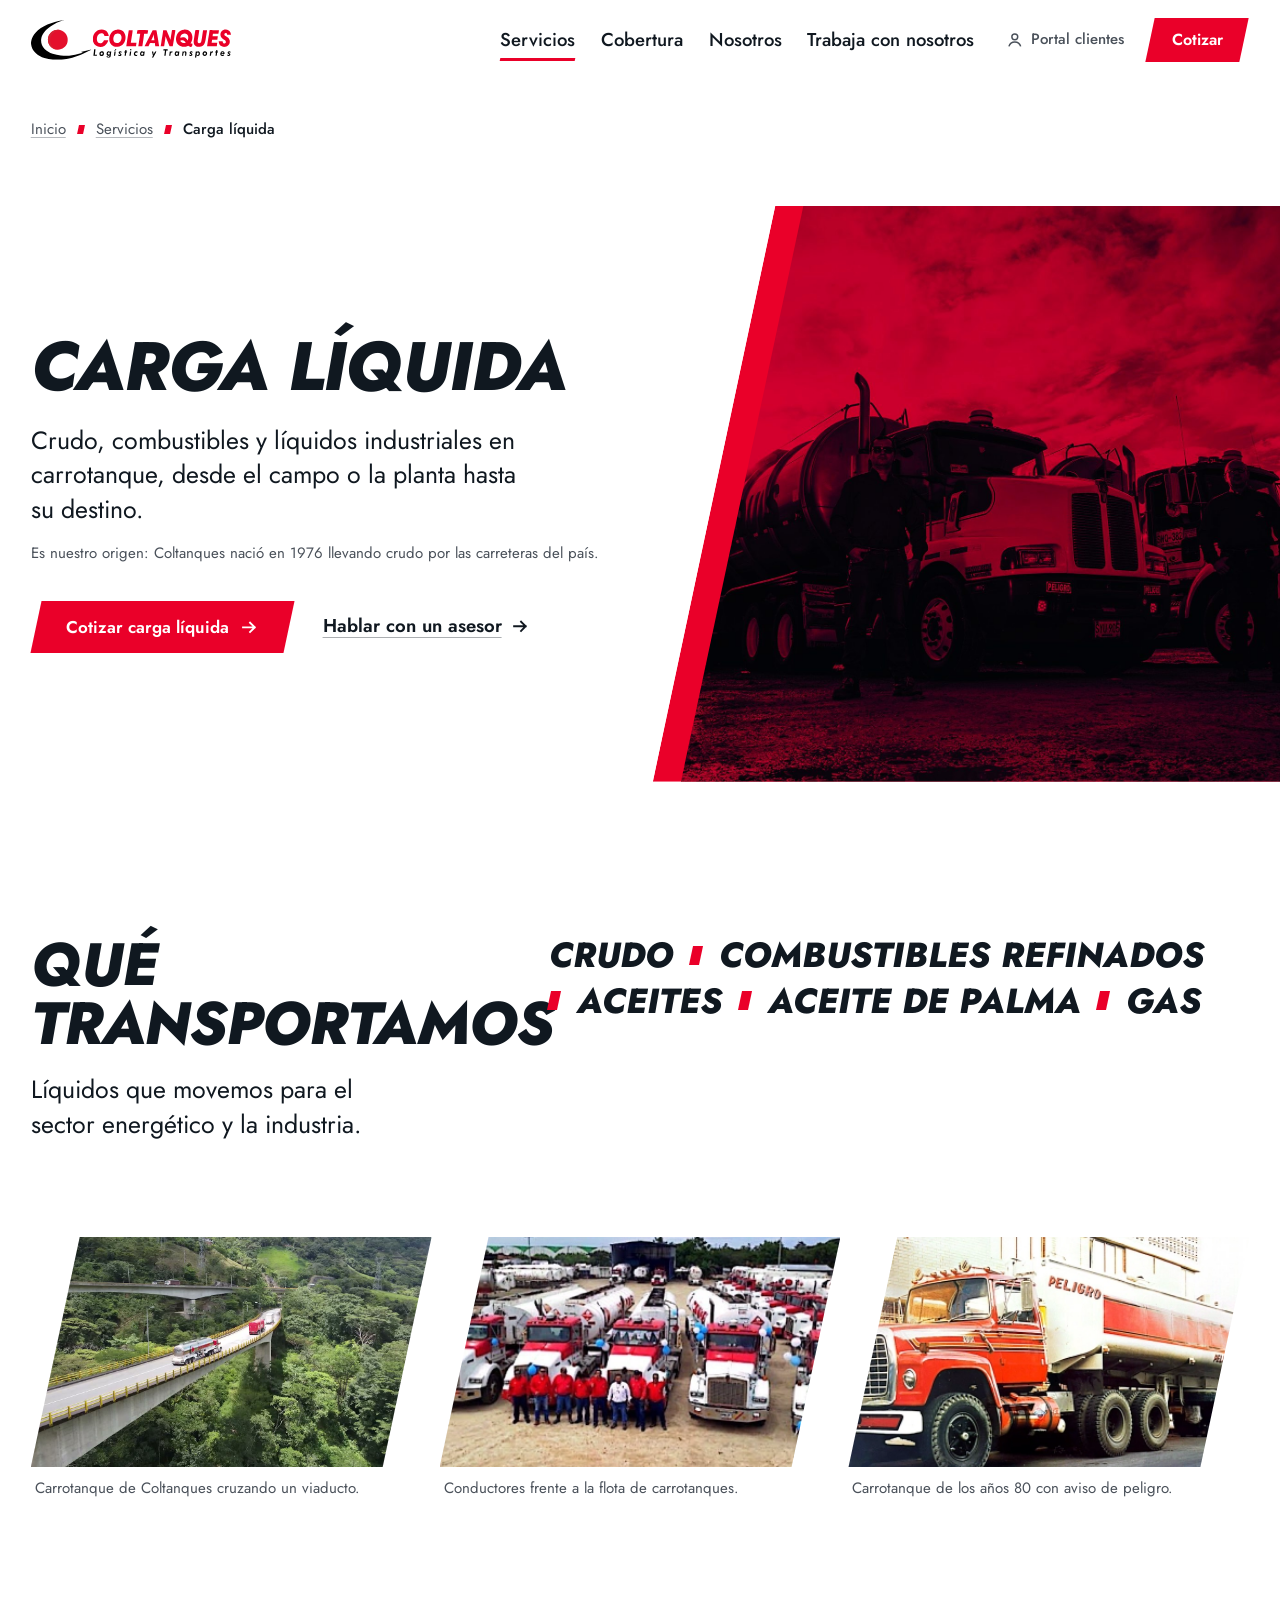
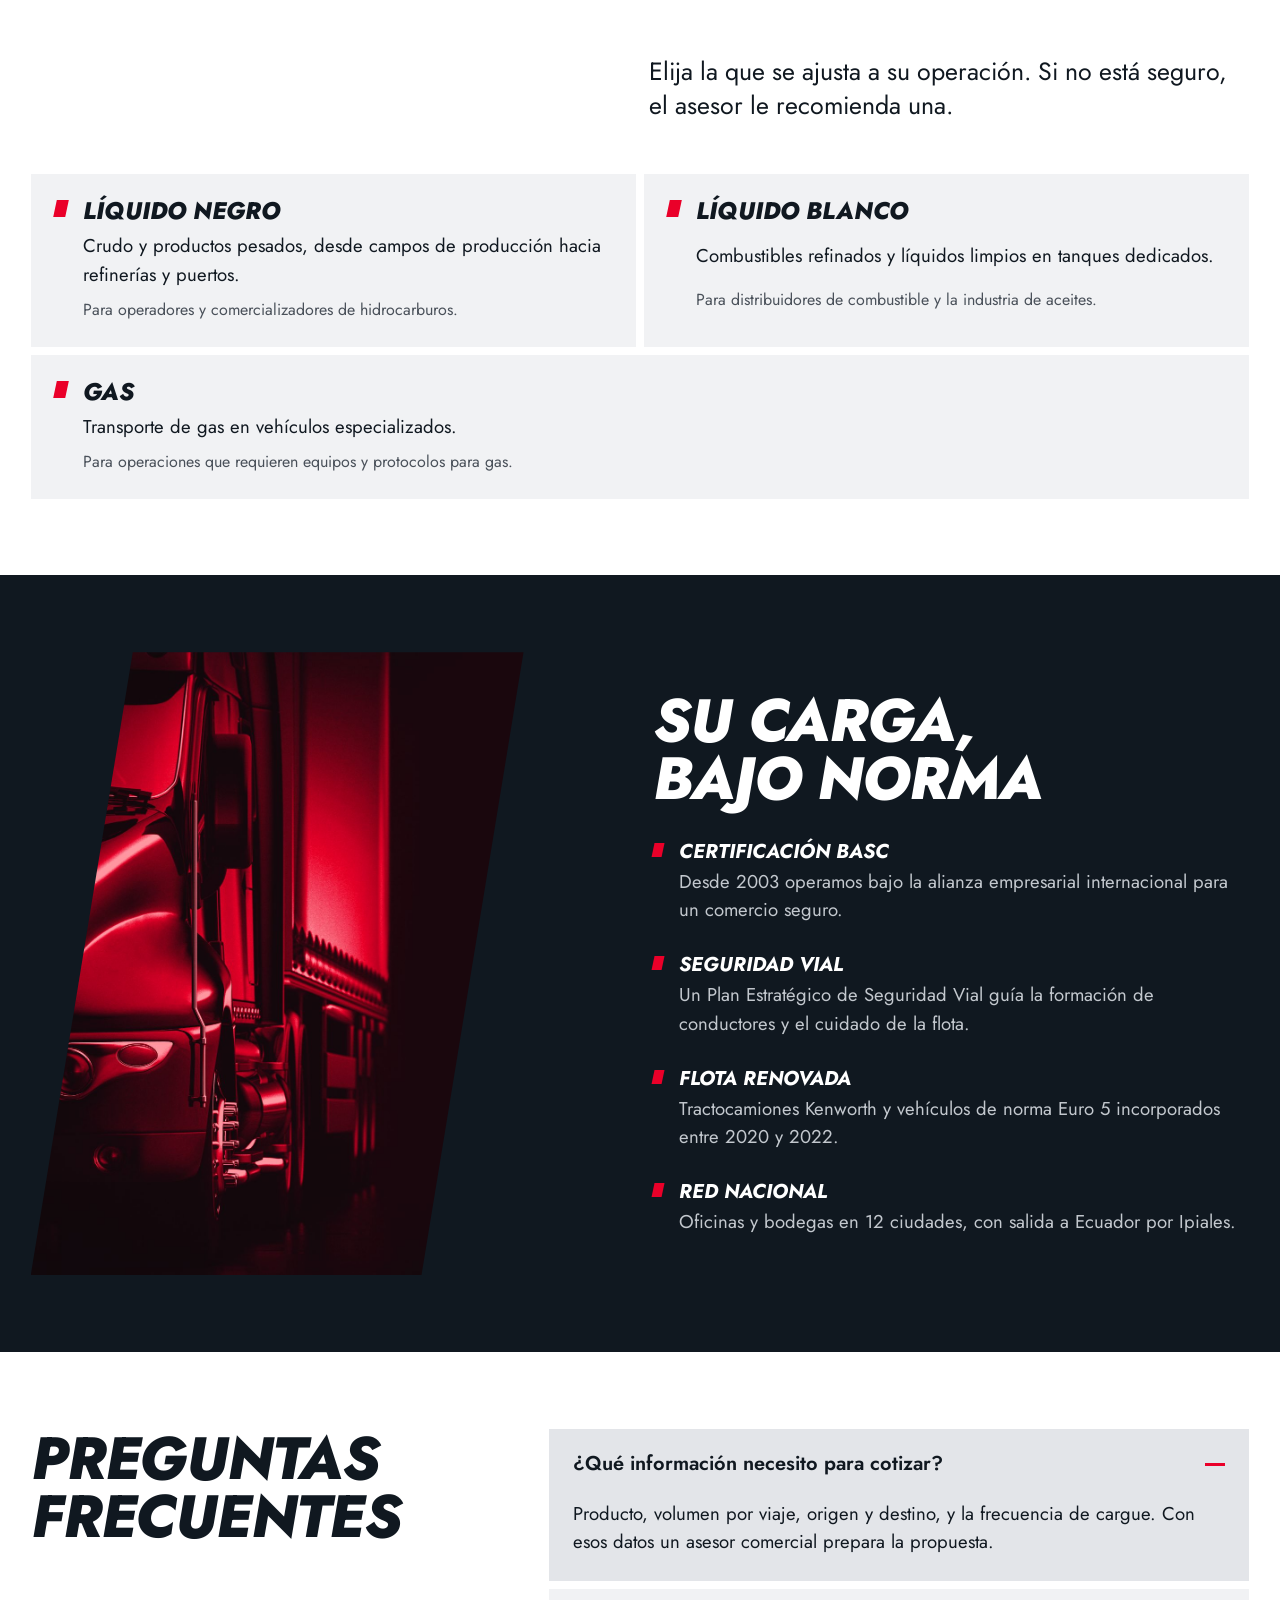
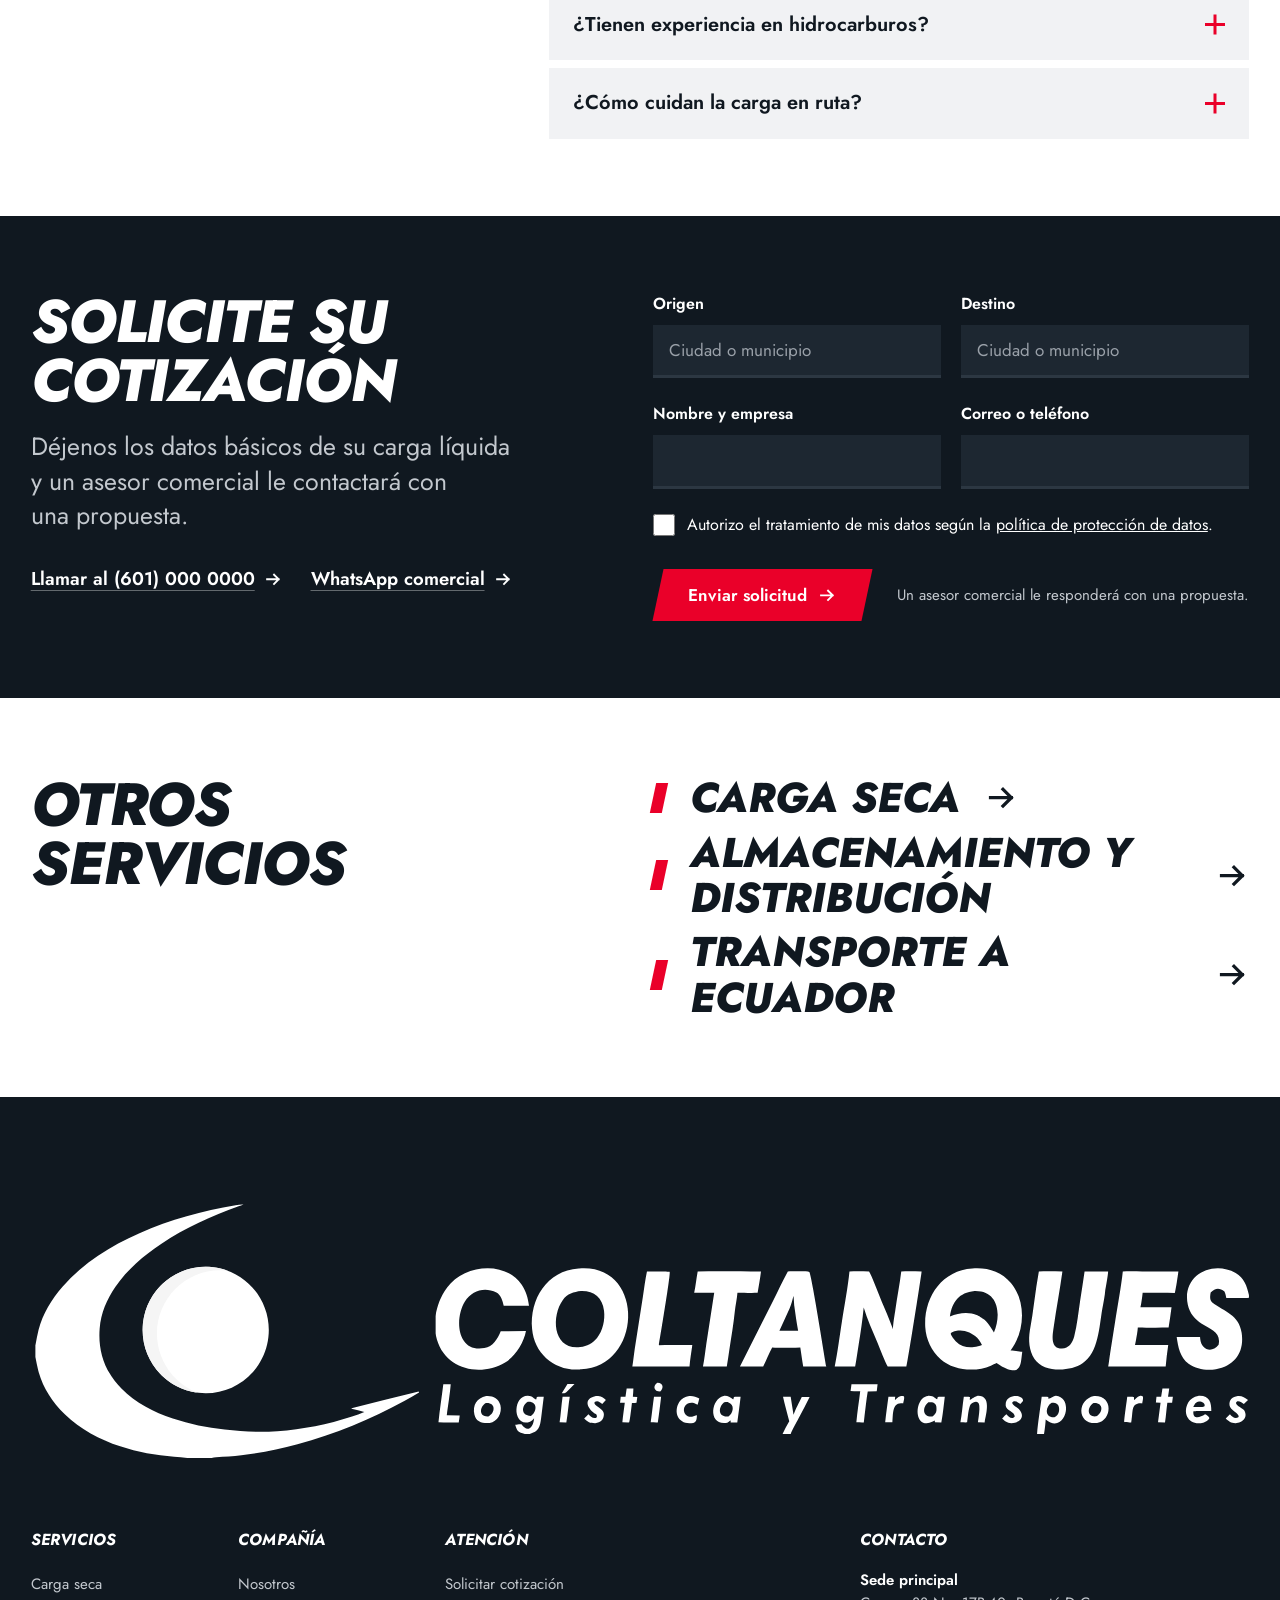
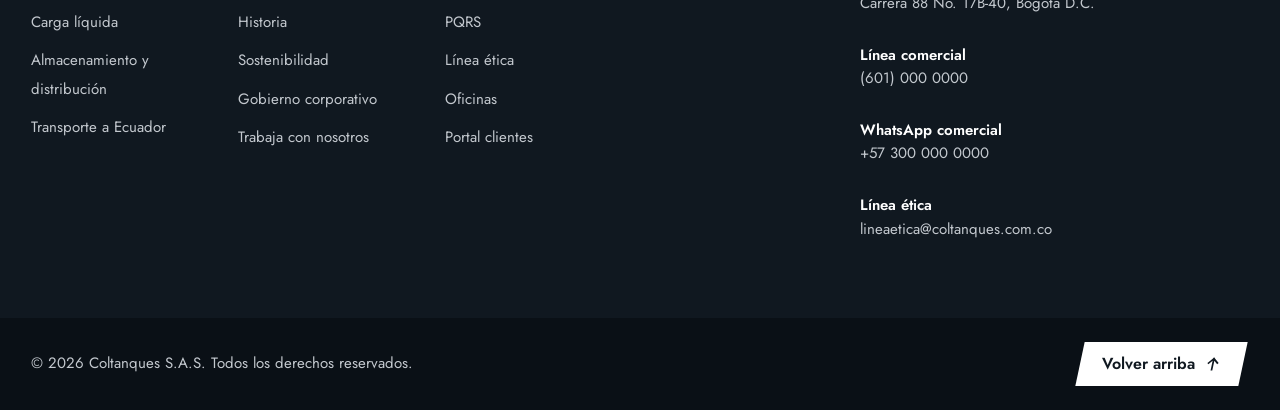
<file: prototipo/carga-liquida.html>
<!doctype html>
<html lang="es-CO">
<head>
<meta charset="utf-8">
<meta name="viewport" content="width=device-width, initial-scale=1">
<title>Carga líquida | Coltanques</title>
<meta name="description" content="Crudo, combustibles y líquidos industriales en carrotanque, desde el campo o la planta hasta su destino. Solicite su cotización de carga líquida con Coltanques.">
<meta name="theme-color" content="#ea0029">
<meta property="og:type" content="website">
<meta property="og:site_name" content="Coltanques">
<meta property="og:title" content="Carga líquida | Coltanques">
<meta property="og:description" content="Crudo, combustibles y líquidos industriales en carrotanque, desde el campo o la planta hasta su destino. Solicite su cotización de carga líquida con Coltanques.">
<meta property="og:image" content="assets/img/viaducto-poster.jpg">
<meta property="og:locale" content="es_CO">
<link rel="icon" type="image/svg+xml" href="assets/logo/favicon.svg">
<link rel="preconnect" href="https://fonts.googleapis.com">
<link rel="preconnect" href="https://fonts.gstatic.com" crossorigin>
<link rel="stylesheet" href="https://fonts.googleapis.com/css2?family=Jost:ital,wght@0,400..800;1,400..800&display=swap">
<script>document.documentElement.classList.add("js")</script>
<link rel="stylesheet" href="assets/css/site.css">
<script type="application/ld+json">{"@context":"https://schema.org","@type":"Organization","name":"Coltanques S.A.S.","alternateName":"Colombiana de Tanques","foundingDate":"1976","url":"https://www.coltanques.com.co/","logo":"assets/logo/coltanques-horizontal.svg","address":{"@type":"PostalAddress","streetAddress":"Carrera 88 No. 17B-40","addressLocality":"Bogotá","addressCountry":"CO"}}</script>
</head>
<body>
<a class="skip" href="#contenido">Saltar al contenido</a>
<header class="site-header" data-header>
  <div class="frame header-row">
    <a class="brand" href="index.html" aria-label="Coltanques, ir al inicio"><img src="assets/logo/coltanques-horizontal.svg" width="200" height="40" alt="Coltanques Logística y Transportes"></a>
    <nav class="nav" aria-label="Principal">
      <ul>
        <li><a href="servicios.html" aria-current="page">Servicios</a></li>
        <li><a href="index.html#cobertura">Cobertura</a></li>
        <li><a href="nosotros.html">Nosotros</a></li>
        <li><a href="nosotros.html#trabaja">Trabaja con nosotros</a></li>
      </ul>
    </nav>
    <div class="header-actions">
      <a class="nav-portal" href="https://www.coltanques.com.co/"><svg viewBox="0 0 24 24" fill="none" stroke="currentColor" stroke-width="2" aria-hidden="true"><circle cx="12" cy="8" r="4"/><path d="M4 21c1.2-4 4.2-6 8-6s6.8 2 8 6"/></svg>Portal clientes</a>
      <a class="btn btn--sm" href="cotizar.html"><span>Cotizar</span></a>
      <button class="menu-toggle" type="button" aria-expanded="false" aria-controls="menu" data-menu-toggle><span class="bars" aria-hidden="true"></span><span data-label>Menú</span></button>
    </div>
  </div>
</header>
<div class="menu" id="menu" hidden>
  <ul class="menu-main">
    <li style="--i:0"><a href="index.html"><span class="tick" aria-hidden="true"></span>Inicio</a></li>
    <li style="--i:1"><a href="servicios.html"><span class="tick" aria-hidden="true"></span>Servicios</a></li>
    <li style="--i:2"><a href="index.html#cobertura"><span class="tick" aria-hidden="true"></span>Cobertura</a></li>
    <li style="--i:3"><a href="nosotros.html"><span class="tick" aria-hidden="true"></span>Nosotros</a></li>
    <li style="--i:4"><a href="nosotros.html#trabaja"><span class="tick" aria-hidden="true"></span>Trabaja con nosotros</a></li>
  </ul>
  <ul class="menu-sub">
    <li><a href="carga-seca.html">Carga seca</a></li>
    <li><a href="carga-liquida.html">Carga líquida</a></li>
    <li><a href="almacenamiento.html">Almacenamiento y distribución</a></li>
    <li><a href="transporte-ecuador.html">Transporte a Ecuador</a></li>
    <li><a href="https://www.coltanques.com.co/">Portal clientes</a></li>
  </ul>
  <a class="btn" href="cotizar.html"><span>Solicitar cotización</span><svg viewBox="0 0 24 24" fill="none" stroke="currentColor" stroke-width="2.4" stroke-linecap="square" aria-hidden="true"><path d="M4 12h15M13 6l6 6-6 6"/></svg></a>
</div>
<main id="contenido">

<nav class="crumbs frame" aria-label="Ruta de navegación">
  <ol>
    <li><a href="index.html">Inicio</a></li>
    <li><a href="servicios.html">Servicios</a></li>
    <li><span aria-current="page">Carga líquida</span></li>
  </ol>
</nav>
<section class="page-head" aria-labelledby="page-title">
  <div class="frame page-head__grid">
    <div class="page-head__text">
      <h1 class="display" id="page-title" data-reveal>Carga líquida</h1>
      <p class="lead" data-reveal style="--i:1">Crudo, combustibles y líquidos industriales en carrotanque, desde el campo o la planta hasta su destino.</p>
      <p class="small muted" data-reveal style="--i:1;margin-top:1rem">Es nuestro origen: Coltanques nació en 1976 llevando crudo por las carreteras del país.</p>
      <div class="actions" data-reveal style="--i:2"><a class="btn" href="#cotizar"><span>Cotizar carga líquida</span><svg viewBox="0 0 24 24" fill="none" stroke="currentColor" stroke-width="2.4" stroke-linecap="square" aria-hidden="true"><path d="M4 12h15M13 6l6 6-6 6"/></svg></a><a class="link-arrow" href="cotizar.html#canales">Hablar con un asesor<svg viewBox="0 0 24 24" fill="none" stroke="currentColor" stroke-width="2.4" stroke-linecap="square" aria-hidden="true"><path d="M4 12h15M13 6l6 6-6 6"/></svg></a></div>
    </div>
    <div class="page-head__media slant-left">
      <div class="under slant-left"></div>
      <div class="over slant-left" data-wipe><img src="assets/img/flota-tripulacion.jpg" alt="Dos conductores de Coltanques junto a sus carrotanques, en duotono rojo" style="object-position:50% 60%" width="1280" height="720"></div>
    </div>
  </div>
</section>

<section class="section frame" aria-labelledby="goods-title">
  <div class="goods">
    <div class="goods__head">
      <h2 class="head" id="goods-title" data-reveal>Qué transportamos</h2>
      <p class="lead" data-reveal style="--i:1;margin-top:1.25rem">Líquidos que movemos para el sector energético y la industria.</p>
    </div>
    <ul class="goods__list" data-reveal style="--i:1"><li>Crudo</li><li>Combustibles refinados</li><li>Aceites</li><li>Aceite de palma</li><li>Gas</li></ul>
    <div class="strip">
      <figure data-reveal style="--i:0"><div class="frame-img slant"><img src="assets/img/viaducto-cisterna.jpg" alt="Carrotanque de Coltanques cruzando un viaducto" width="1280" height="720" loading="lazy"></div><figcaption>Carrotanque de Coltanques cruzando un viaducto.</figcaption></figure>
      <figure data-reveal style="--i:1"><div class="frame-img slant"><img src="assets/img/historia/2010-2020_2.webp" alt="Conductores frente a la flota de carrotanques" width="370" height="250" loading="lazy"></div><figcaption>Conductores frente a la flota de carrotanques.</figcaption></figure>
      <figure data-reveal style="--i:2"><div class="frame-img slant"><img src="assets/img/historia/1980-1990_7.webp" alt="Carrotanque de los años 80 con aviso de peligro" width="370" height="250" loading="lazy"></div><figcaption>Carrotanque de los años 80 con aviso de peligro.</figcaption></figure>
    </div>
  </div>
</section>

<section class="section frame" aria-labelledby="modes-title">
  <div class="modes">
    <div class="modes__head">
      <h2 class="head" id="modes-title" data-reveal>Modalidades</h2>
      <p class="lead" data-reveal style="--i:1">Elija la que se ajusta a su operación. Si no está seguro, el asesor le recomienda una.</p>
    </div>
    <ul class="modes__list">
      <li class="mode" data-reveal style="--i:0"><span class="tick" aria-hidden="true"></span><h3>Líquido negro</h3><p>Crudo y productos pesados, desde campos de producción hacia refinerías y puertos.</p><p class="when">Para operadores y comercializadores de hidrocarburos.</p></li>
      <li class="mode" data-reveal style="--i:1"><span class="tick" aria-hidden="true"></span><h3>Líquido blanco</h3><p>Combustibles refinados y líquidos limpios en tanques dedicados.</p><p class="when">Para distribuidores de combustible y la industria de aceites.</p></li>
      <li class="mode" data-reveal style="--i:0"><span class="tick" aria-hidden="true"></span><h3>Gas</h3><p>Transporte de gas en vehículos especializados.</p><p class="when">Para operaciones que requieren equipos y protocolos para gas.</p></li>
    </ul>
  </div>
</section>

<section class="section field-ink" aria-labelledby="assure-title">
  <div class="frame assure">
    <div class="assure__photo slant" data-wipe><img src="assets/img/tractocamion-frente-rojo.jpg" alt="Frente de un tractocamión en penumbra, en duotono rojo" width="1800" height="1391" loading="lazy" style="object-position:20% 50%"></div>
    <div class="assure__body">
      <h2 class="head" id="assure-title" data-reveal>Su carga, bajo norma</h2>
      <ul class="assure__list">
        <li data-reveal style="--i:0"><span class="tick" aria-hidden="true"></span><b>Certificación BASC</b><p>Desde 2003 operamos bajo la alianza empresarial internacional para un comercio seguro.</p></li>
        <li data-reveal style="--i:1"><span class="tick" aria-hidden="true"></span><b>Seguridad vial</b><p>Un Plan Estratégico de Seguridad Vial guía la formación de conductores y el cuidado de la flota.</p></li>
        <li data-reveal style="--i:2"><span class="tick" aria-hidden="true"></span><b>Flota renovada</b><p>Tractocamiones Kenworth y vehículos de norma Euro 5 incorporados entre 2020 y 2022.</p></li>
        <li data-reveal style="--i:3"><span class="tick" aria-hidden="true"></span><b>Red nacional</b><p>Oficinas y bodegas en 12 ciudades, con salida a Ecuador por Ipiales.</p></li>
      </ul>
    </div>
  </div>
</section>

<section class="section frame" aria-labelledby="faq-title">
  <div class="faq">
    <div class="faq__head"><h2 class="head" id="faq-title" data-reveal>Preguntas frecuentes</h2></div>
    <div class="faq__list">
      <details data-reveal style="--i:0" open><summary>¿Qué información necesito para cotizar?<span class="plus" aria-hidden="true"></span></summary><p>Producto, volumen por viaje, origen y destino, y la frecuencia de cargue. Con esos datos un asesor comercial prepara la propuesta.</p></details>
      <details data-reveal style="--i:1"><summary>¿Tienen experiencia en hidrocarburos?<span class="plus" aria-hidden="true"></span></summary><p>Desde 1976. Hemos movido crudo desde campos del Huila, Casanare y Meta hacia Barrancabermeja y otros destinos del país.</p></details>
      <details data-reveal style="--i:2"><summary>¿Cómo cuidan la carga en ruta?<span class="plus" aria-hidden="true"></span></summary><p>Operamos con certificación BASC desde 2003 y con un Plan Estratégico de Seguridad Vial. El asesor le explica los controles que aplican a su operación.</p></details>
    </div>
  </div>
</section>

<section class="section field-ink" id="cotizar" aria-labelledby="closer-title">
  <div class="frame closer">
    <div class="closer__head">
      <h2 class="head" id="closer-title">Solicite su cotización</h2>
      <p class="lead">Déjenos los datos básicos de su carga líquida y un asesor comercial le contactará con una propuesta.</p>
      <div class="actions"><a class="link-arrow" href="tel:+576010000000">Llamar al (601) 000 0000<svg viewBox="0 0 24 24" fill="none" stroke="currentColor" stroke-width="2.4" stroke-linecap="square" aria-hidden="true"><path d="M4 12h15M13 6l6 6-6 6"/></svg></a><a class="link-arrow" href="cotizar.html#canales">WhatsApp comercial<svg viewBox="0 0 24 24" fill="none" stroke="currentColor" stroke-width="2.4" stroke-linecap="square" aria-hidden="true"><path d="M4 12h15M13 6l6 6-6 6"/></svg></a></div>
    </div>
    <div class="closer__form">
      <form class="form" data-quote-form novalidate>
        <input type="radio" name="servicio" value="carga-liquida" data-label="carga líquida" checked hidden>
        
      <div>
        <label for="c-origen">Origen</label>
        <input class="input" id="c-origen" name="origen" required autocomplete="address-level2" placeholder="Ciudad o municipio" aria-describedby="err-c-origen" data-msg="Escriba la ciudad de origen.">
        <p class="error" id="err-c-origen"></p>
      </div>
      <div>
        <label for="c-destino">Destino</label>
        <input class="input" id="c-destino" name="destino" required placeholder="Ciudad o municipio" aria-describedby="err-c-destino" data-msg="Escriba la ciudad de destino.">
        <p class="error" id="err-c-destino"></p>
      </div>
      
      <div>
        <label for="c-nombre">Nombre y empresa</label>
        <input class="input" id="c-nombre" name="nombre" required autocomplete="name" aria-describedby="err-c-nombre" data-msg="Escriba su nombre y el de su empresa.">
        <p class="error" id="err-c-nombre"></p>
      </div>
      <div>
        <label for="c-contacto">Correo o teléfono</label>
        <input class="input" id="c-contacto" name="contacto" required autocomplete="email" aria-describedby="err-c-contacto" data-msg="Escriba un correo o un teléfono para responderle.">
        <p class="error" id="err-c-contacto"></p>
      </div>
      
      <div class="full">
        <label class="check"><input type="checkbox" name="autoriza" required aria-describedby="err-c-autoriza"><span>Autorizo el tratamiento de mis datos según la <a href="https://www.coltanques.com.co/privacepolicy">política de protección de datos</a>.</span></label>
        <p class="error" id="err-c-autoriza"></p>
      </div>
      <div class="full form-foot">
        <button class="btn" type="submit"><span>Enviar solicitud</span><svg viewBox="0 0 24 24" fill="none" stroke="currentColor" stroke-width="2.4" stroke-linecap="square" aria-hidden="true"><path d="M4 12h15M13 6l6 6-6 6"/></svg></button>
        <p class="form-note">Un asesor comercial le responderá con una propuesta.</p>
      </div>
      </form>
      
    <div class="form-done" data-form-done role="status">
      <h3>Solicitud recibida</h3>
      <p>Gracias. Un asesor comercial de <span data-done-svc>Coltanques</span> le contactará para preparar su propuesta.</p>
      <p class="small">Prototipo: este formulario todavía no envía datos.</p>
    </div>
    </div>
  </div>
</section>

<section class="section frame" aria-labelledby="sib-title">
  <div class="siblings">
    <h2 class="head" id="sib-title" data-reveal>Otros servicios</h2>
    <ul>
      <li data-reveal style="--i:0"><a class="sibling" href="carga-seca.html"><span class="tick" aria-hidden="true"></span>Carga seca<svg viewBox="0 0 24 24" fill="none" stroke="currentColor" stroke-width="2.4" stroke-linecap="square" aria-hidden="true"><path d="M4 12h15M13 6l6 6-6 6"/></svg></a></li>
      <li data-reveal style="--i:1"><a class="sibling" href="almacenamiento.html"><span class="tick" aria-hidden="true"></span>Almacenamiento y distribución<svg viewBox="0 0 24 24" fill="none" stroke="currentColor" stroke-width="2.4" stroke-linecap="square" aria-hidden="true"><path d="M4 12h15M13 6l6 6-6 6"/></svg></a></li>
      <li data-reveal style="--i:2"><a class="sibling" href="transporte-ecuador.html"><span class="tick" aria-hidden="true"></span>Transporte a Ecuador<svg viewBox="0 0 24 24" fill="none" stroke="currentColor" stroke-width="2.4" stroke-linecap="square" aria-hidden="true"><path d="M4 12h15M13 6l6 6-6 6"/></svg></a></li>
    </ul>
  </div>
</section>

</main>
<footer class="site-footer">
  <div class="frame">
    <a class="footer-mark" href="index.html" aria-label="Coltanques, ir al inicio"><img src="assets/logo/coltanques-horizontal-negativo.svg" width="688" height="149" alt="Coltanques Logística y Transportes" loading="lazy"></a>
    <div class="footer-cols">
      <div class="footer-col">
        <h2>Servicios</h2>
        <ul><li><a href="carga-seca.html">Carga seca</a></li><li><a href="carga-liquida.html">Carga líquida</a></li><li><a href="almacenamiento.html">Almacenamiento y distribución</a></li><li><a href="transporte-ecuador.html">Transporte a Ecuador</a></li></ul>
      </div>
      <div class="footer-col">
        <h2>Compañía</h2>
        <ul>
          <li><a href="nosotros.html">Nosotros</a></li>
          <li><a href="nosotros.html#historia">Historia</a></li>
          <li><a href="nosotros.html#sostenibilidad">Sostenibilidad</a></li>
          <li><a href="nosotros.html#gobierno-corporativo">Gobierno corporativo</a></li>
          <li><a href="nosotros.html#trabaja">Trabaja con nosotros</a></li>
        </ul>
      </div>
      <div class="footer-col">
        <h2>Atención</h2>
        <ul>
          <li><a href="cotizar.html">Solicitar cotización</a></li>
          <li><a href="https://www.coltanques.com.co/pqrs-page">PQRS</a></li>
          <li><a href="https://www.coltanques.com.co/ethics-line">Línea ética</a></li>
          <li><a href="https://www.coltanques.com.co/offices">Oficinas</a></li>
          <li><a href="https://www.coltanques.com.co/">Portal clientes</a></li>
        </ul>
      </div>
      <div class="footer-col footer-col--contact">
        <h2>Contacto</h2>
        <address>
          <p><strong>Sede principal</strong>Carrera 88 No. 17B-40, Bogotá D.C.</p>
          <p><strong>Línea comercial</strong><a href="tel:+576010000000">(601) 000 0000</a></p>
          <p><strong>WhatsApp comercial</strong><a href="cotizar.html#canales">+57 300 000 0000</a></p>
          <p><strong>Línea ética</strong><a href="mailto:lineaetica@coltanques.com.co">lineaetica@coltanques.com.co</a></p>
        </address>
      </div>
    </div>
  </div>
  <div class="footer-base">
    <div class="frame footer-base__row">
      <p>© <span data-year>2026</span> Coltanques S.A.S. Todos los derechos reservados.</p>
      <button class="btn btn--sm" type="button" data-top><span>Volver arriba</span><svg viewBox="0 0 24 24" fill="none" stroke="currentColor" stroke-width="2.4" stroke-linecap="square" aria-hidden="true"><path d="M4 12h15M13 6l6 6-6 6"/></svg></button>
    </div>
  </div>
</footer>
<script src="assets/js/site.js" defer></script>
</body>
</html>
</file>
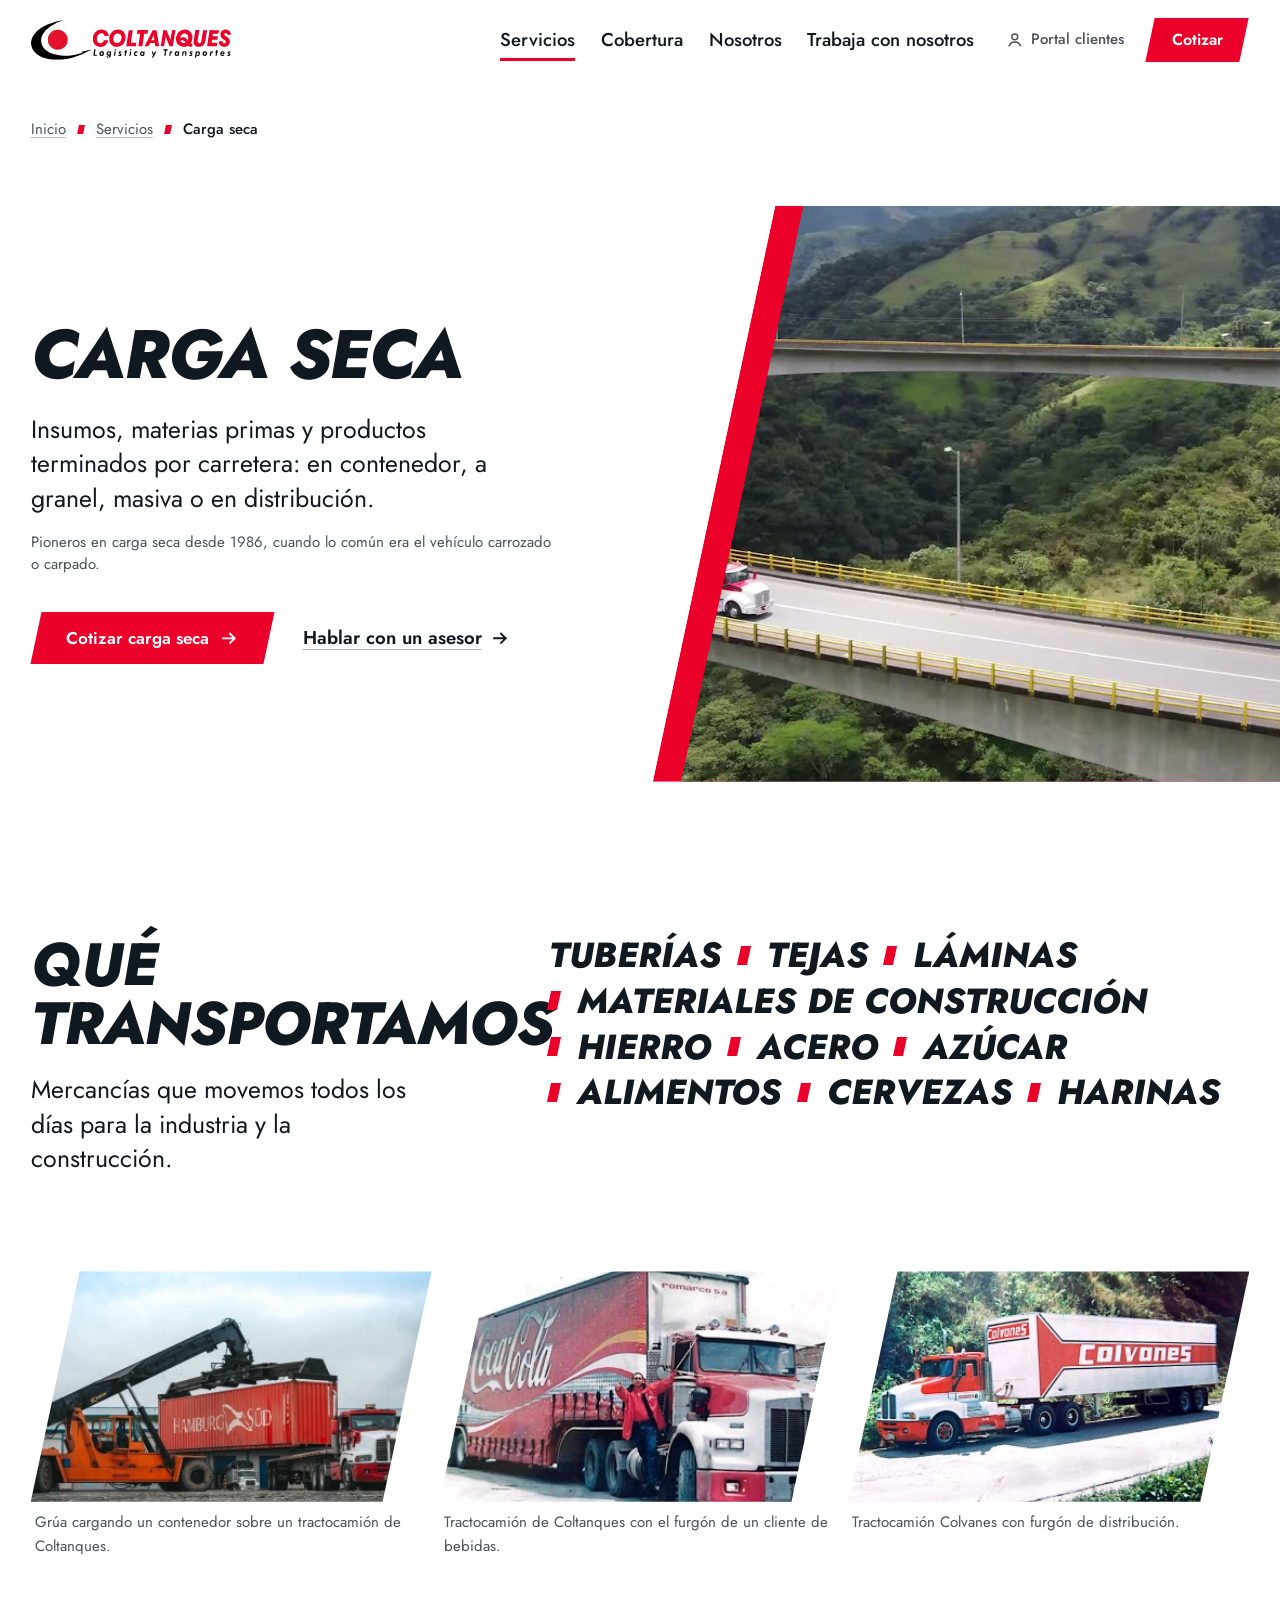
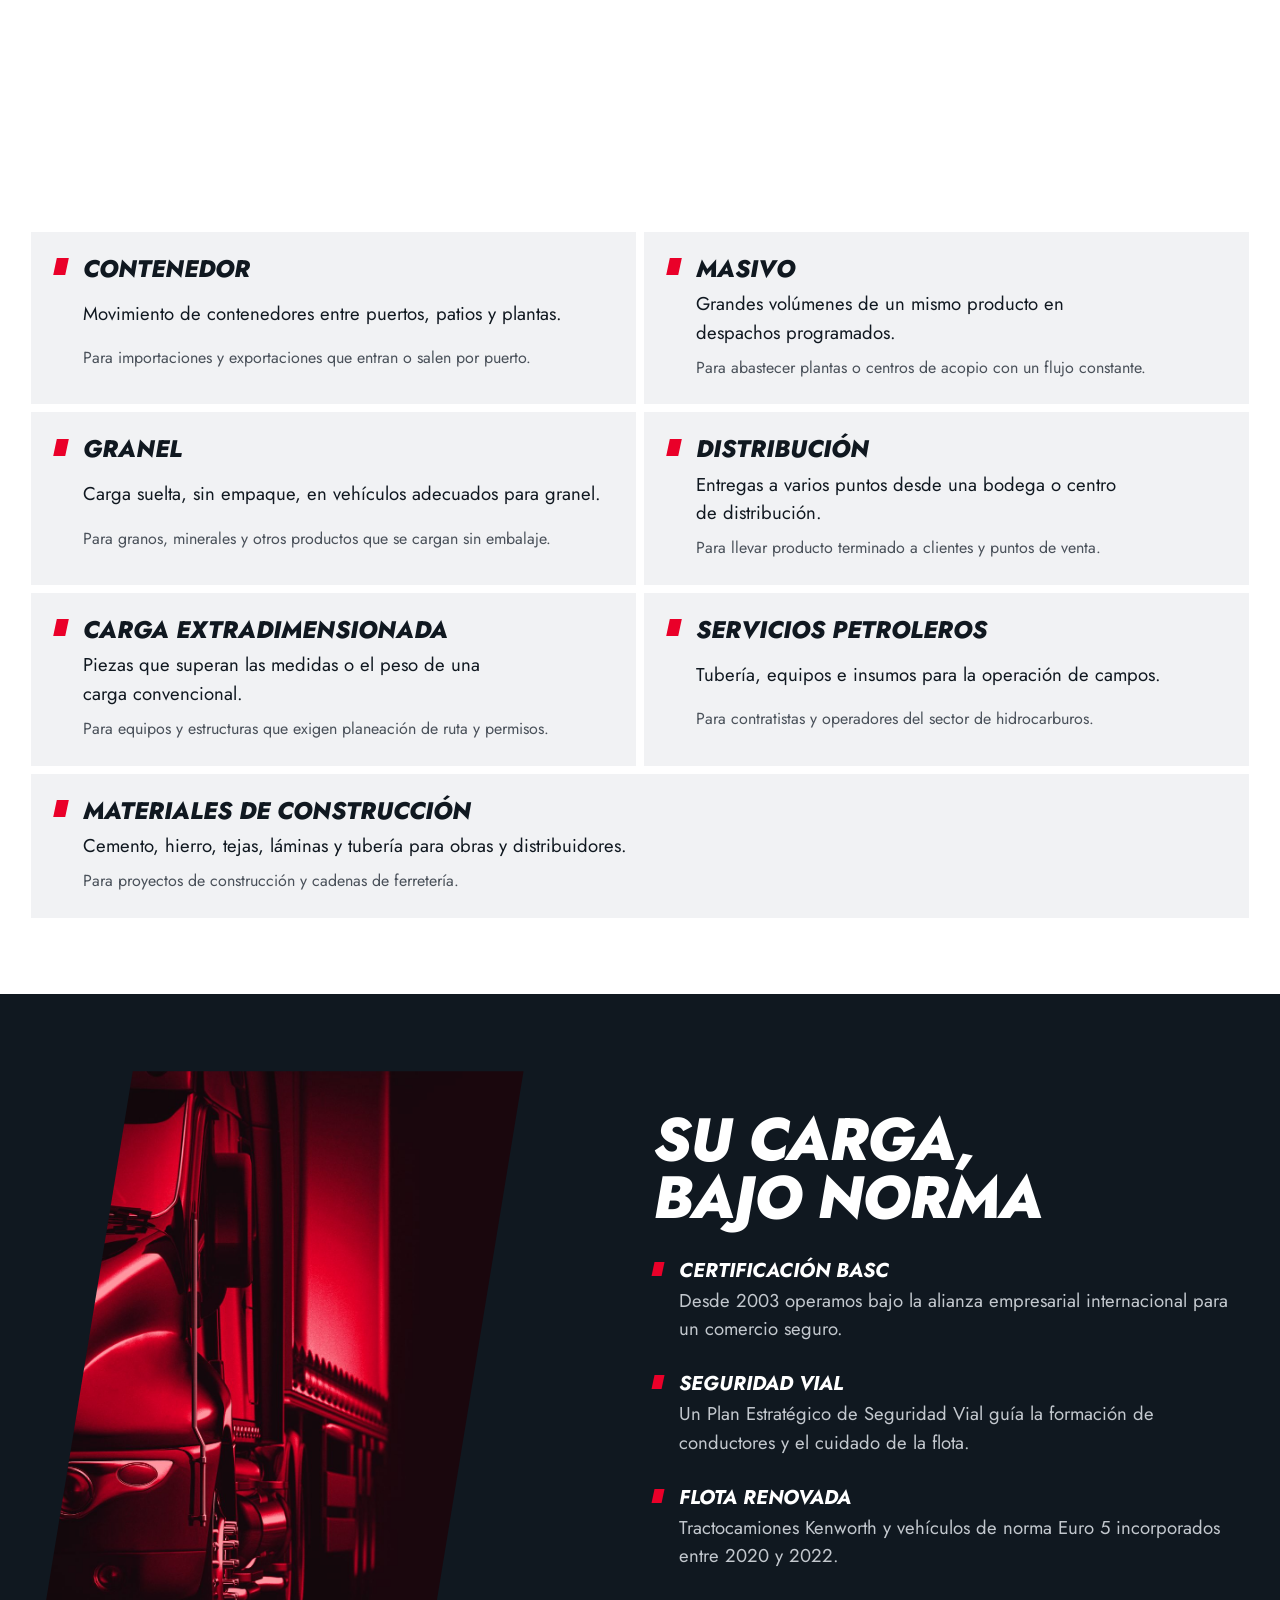
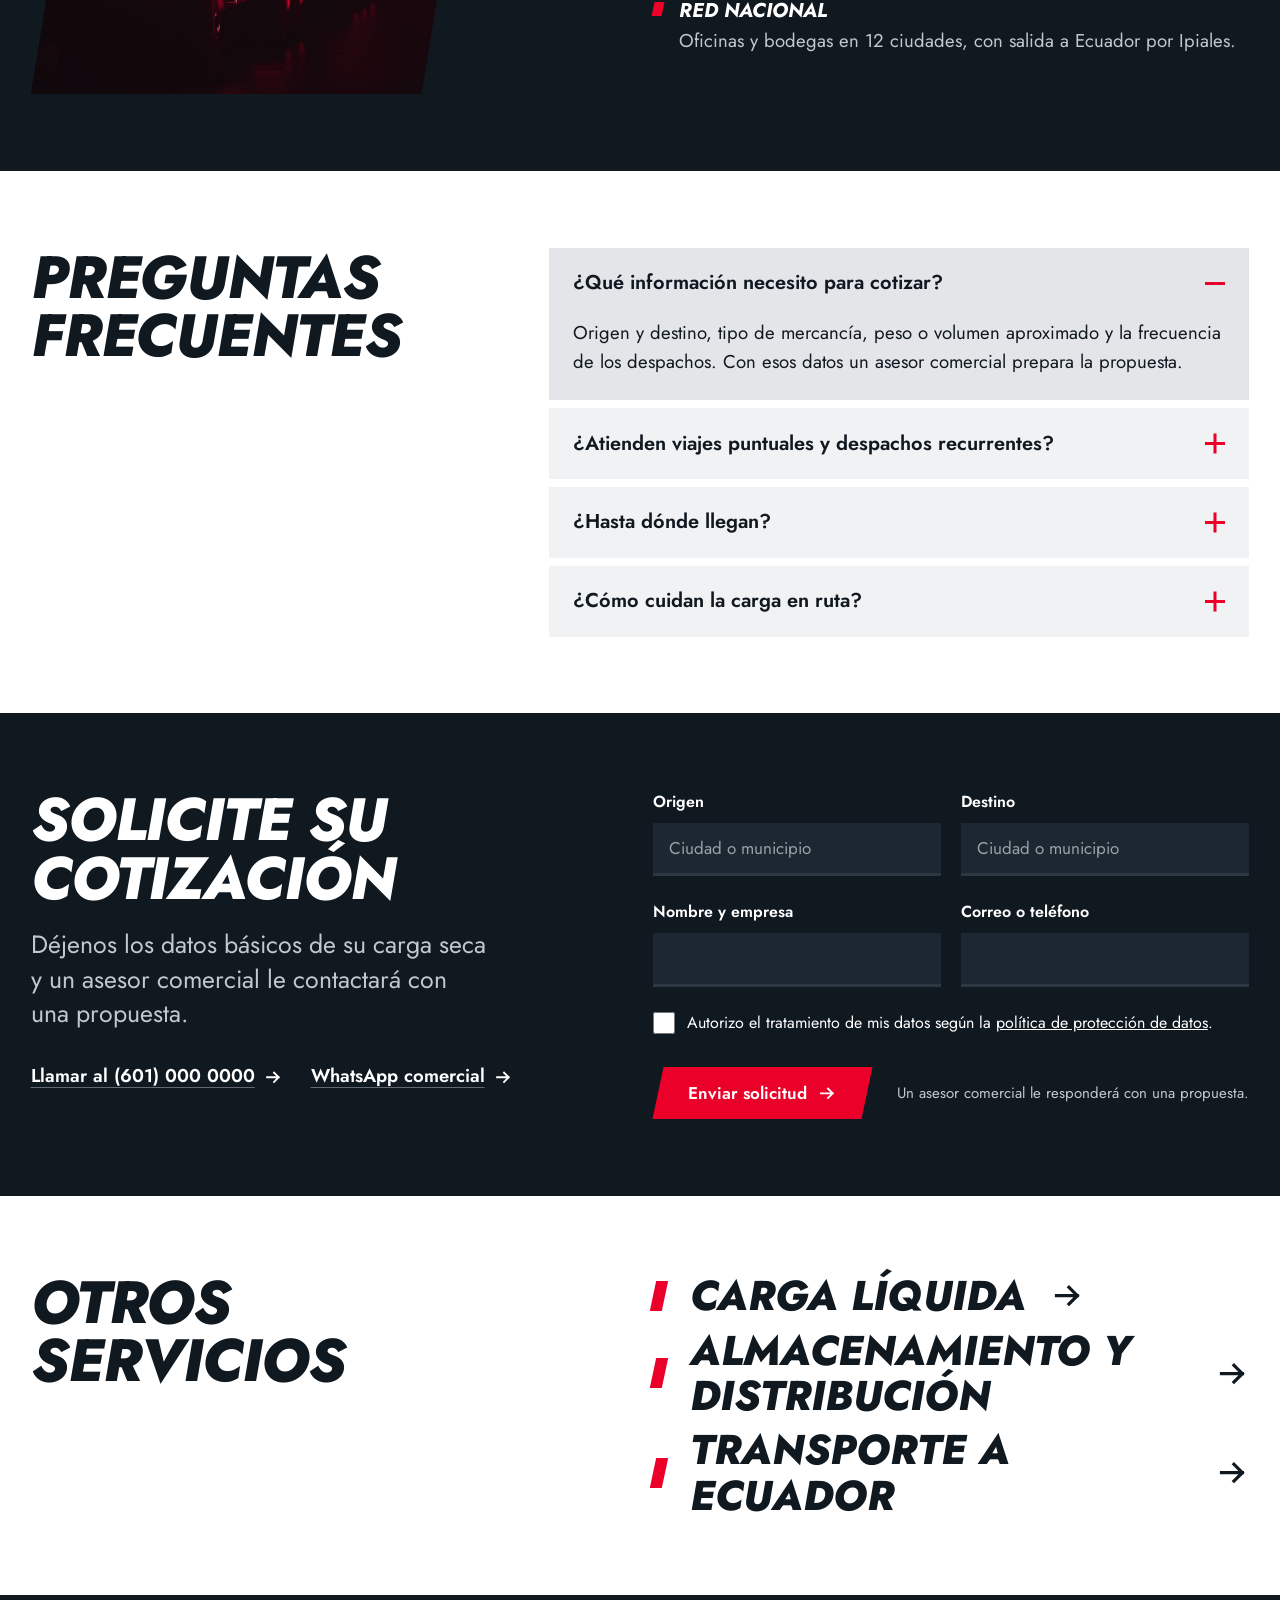
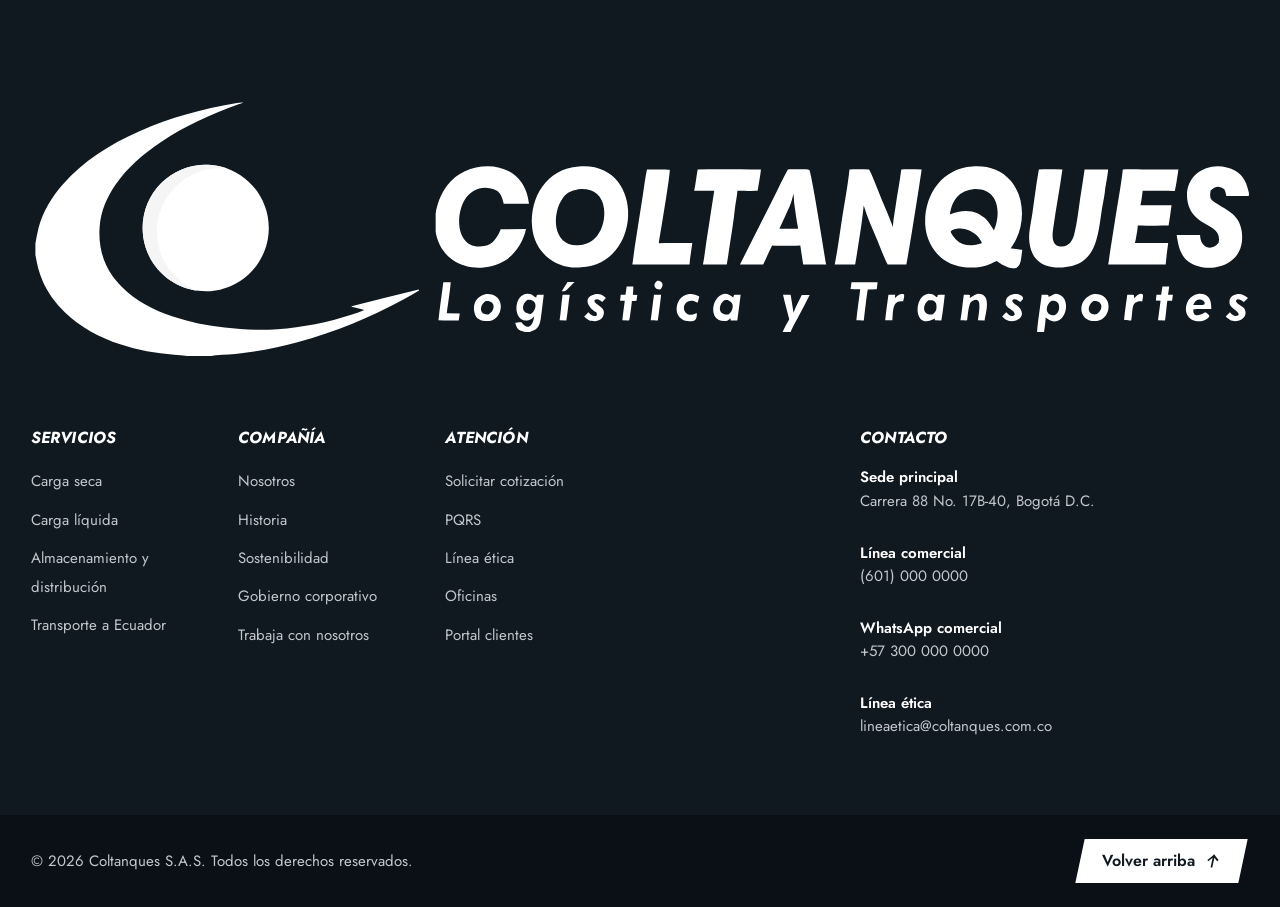
<file: prototipo/carga-seca.html>
<!doctype html>
<html lang="es-CO">
<head>
<meta charset="utf-8">
<meta name="viewport" content="width=device-width, initial-scale=1">
<title>Carga seca | Coltanques</title>
<meta name="description" content="Insumos, materias primas y productos terminados por carretera: en contenedor, a granel, masiva o en distribución. Solicite su cotización de carga seca con Coltanques.">
<meta name="theme-color" content="#ea0029">
<meta property="og:type" content="website">
<meta property="og:site_name" content="Coltanques">
<meta property="og:title" content="Carga seca | Coltanques">
<meta property="og:description" content="Insumos, materias primas y productos terminados por carretera: en contenedor, a granel, masiva o en distribución. Solicite su cotización de carga seca con Coltanques.">
<meta property="og:image" content="assets/img/viaducto-poster.jpg">
<meta property="og:locale" content="es_CO">
<link rel="icon" type="image/svg+xml" href="assets/logo/favicon.svg">
<link rel="preconnect" href="https://fonts.googleapis.com">
<link rel="preconnect" href="https://fonts.gstatic.com" crossorigin>
<link rel="stylesheet" href="https://fonts.googleapis.com/css2?family=Jost:ital,wght@0,400..800;1,400..800&display=swap">
<script>document.documentElement.classList.add("js")</script>
<link rel="stylesheet" href="assets/css/site.css">
<script type="application/ld+json">{"@context":"https://schema.org","@type":"Organization","name":"Coltanques S.A.S.","alternateName":"Colombiana de Tanques","foundingDate":"1976","url":"https://www.coltanques.com.co/","logo":"assets/logo/coltanques-horizontal.svg","address":{"@type":"PostalAddress","streetAddress":"Carrera 88 No. 17B-40","addressLocality":"Bogotá","addressCountry":"CO"}}</script>
</head>
<body>
<a class="skip" href="#contenido">Saltar al contenido</a>
<header class="site-header" data-header>
  <div class="frame header-row">
    <a class="brand" href="index.html" aria-label="Coltanques, ir al inicio"><img src="assets/logo/coltanques-horizontal.svg" width="200" height="40" alt="Coltanques Logística y Transportes"></a>
    <nav class="nav" aria-label="Principal">
      <ul>
        <li><a href="servicios.html" aria-current="page">Servicios</a></li>
        <li><a href="index.html#cobertura">Cobertura</a></li>
        <li><a href="nosotros.html">Nosotros</a></li>
        <li><a href="nosotros.html#trabaja">Trabaja con nosotros</a></li>
      </ul>
    </nav>
    <div class="header-actions">
      <a class="nav-portal" href="https://www.coltanques.com.co/"><svg viewBox="0 0 24 24" fill="none" stroke="currentColor" stroke-width="2" aria-hidden="true"><circle cx="12" cy="8" r="4"/><path d="M4 21c1.2-4 4.2-6 8-6s6.8 2 8 6"/></svg>Portal clientes</a>
      <a class="btn btn--sm" href="cotizar.html"><span>Cotizar</span></a>
      <button class="menu-toggle" type="button" aria-expanded="false" aria-controls="menu" data-menu-toggle><span class="bars" aria-hidden="true"></span><span data-label>Menú</span></button>
    </div>
  </div>
</header>
<div class="menu" id="menu" hidden>
  <ul class="menu-main">
    <li style="--i:0"><a href="index.html"><span class="tick" aria-hidden="true"></span>Inicio</a></li>
    <li style="--i:1"><a href="servicios.html"><span class="tick" aria-hidden="true"></span>Servicios</a></li>
    <li style="--i:2"><a href="index.html#cobertura"><span class="tick" aria-hidden="true"></span>Cobertura</a></li>
    <li style="--i:3"><a href="nosotros.html"><span class="tick" aria-hidden="true"></span>Nosotros</a></li>
    <li style="--i:4"><a href="nosotros.html#trabaja"><span class="tick" aria-hidden="true"></span>Trabaja con nosotros</a></li>
  </ul>
  <ul class="menu-sub">
    <li><a href="carga-seca.html">Carga seca</a></li>
    <li><a href="carga-liquida.html">Carga líquida</a></li>
    <li><a href="almacenamiento.html">Almacenamiento y distribución</a></li>
    <li><a href="transporte-ecuador.html">Transporte a Ecuador</a></li>
    <li><a href="https://www.coltanques.com.co/">Portal clientes</a></li>
  </ul>
  <a class="btn" href="cotizar.html"><span>Solicitar cotización</span><svg viewBox="0 0 24 24" fill="none" stroke="currentColor" stroke-width="2.4" stroke-linecap="square" aria-hidden="true"><path d="M4 12h15M13 6l6 6-6 6"/></svg></a>
</div>
<main id="contenido">

<nav class="crumbs frame" aria-label="Ruta de navegación">
  <ol>
    <li><a href="index.html">Inicio</a></li>
    <li><a href="servicios.html">Servicios</a></li>
    <li><span aria-current="page">Carga seca</span></li>
  </ol>
</nav>
<section class="page-head" aria-labelledby="page-title">
  <div class="frame page-head__grid">
    <div class="page-head__text">
      <h1 class="display" id="page-title" data-reveal>Carga seca</h1>
      <p class="lead" data-reveal style="--i:1">Insumos, materias primas y productos terminados por carretera: en contenedor, a granel, masiva o en distribución.</p>
      <p class="small muted" data-reveal style="--i:1;margin-top:1rem">Pioneros en carga seca desde 1986, cuando lo común era el vehículo carrozado o carpado.</p>
      <div class="actions" data-reveal style="--i:2"><a class="btn" href="#cotizar"><span>Cotizar carga seca</span><svg viewBox="0 0 24 24" fill="none" stroke="currentColor" stroke-width="2.4" stroke-linecap="square" aria-hidden="true"><path d="M4 12h15M13 6l6 6-6 6"/></svg></a><a class="link-arrow" href="cotizar.html#canales">Hablar con un asesor<svg viewBox="0 0 24 24" fill="none" stroke="currentColor" stroke-width="2.4" stroke-linecap="square" aria-hidden="true"><path d="M4 12h15M13 6l6 6-6 6"/></svg></a></div>
    </div>
    <div class="page-head__media slant-left">
      <div class="under slant-left"></div>
      <div class="over slant-left" data-wipe><img src="assets/img/viaducto-poster.jpg" alt="Tractocamión de Coltanques con carga seca cruzando un viaducto entre montañas" style="object-position:40% 55%" width="1280" height="720"></div>
    </div>
  </div>
</section>

<section class="section frame" aria-labelledby="goods-title">
  <div class="goods">
    <div class="goods__head">
      <h2 class="head" id="goods-title" data-reveal>Qué transportamos</h2>
      <p class="lead" data-reveal style="--i:1;margin-top:1.25rem">Mercancías que movemos todos los días para la industria y la construcción.</p>
    </div>
    <ul class="goods__list" data-reveal style="--i:1"><li>Tuberías</li><li>Tejas</li><li>Láminas</li><li>Materiales de construcción</li><li>Hierro</li><li>Acero</li><li>Azúcar</li><li>Alimentos</li><li>Cervezas</li><li>Harinas</li></ul>
    <div class="strip">
      <figure data-reveal style="--i:0"><div class="frame-img slant"><img src="assets/img/historia/2010-2020_7.webp" alt="Grúa cargando un contenedor sobre un tractocamión de Coltanques" width="370" height="250" loading="lazy"></div><figcaption>Grúa cargando un contenedor sobre un tractocamión de Coltanques.</figcaption></figure>
      <figure data-reveal style="--i:1"><div class="frame-img slant"><img src="assets/img/historia/2000-2010_2.webp" alt="Tractocamión de Coltanques con el furgón de un cliente de bebidas" width="370" height="250" loading="lazy"></div><figcaption>Tractocamión de Coltanques con el furgón de un cliente de bebidas.</figcaption></figure>
      <figure data-reveal style="--i:2"><div class="frame-img slant"><img src="assets/img/historia/1990-2000_4.webp" alt="Tractocamión Colvanes con furgón de distribución" width="370" height="250" loading="lazy"></div><figcaption>Tractocamión Colvanes con furgón de distribución.</figcaption></figure>
    </div>
  </div>
</section>

<section class="section frame" aria-labelledby="modes-title">
  <div class="modes">
    <div class="modes__head">
      <h2 class="head" id="modes-title" data-reveal>Modalidades</h2>
      <p class="lead" data-reveal style="--i:1">Elija la que se ajusta a su operación. Si no está seguro, el asesor le recomienda una.</p>
    </div>
    <ul class="modes__list">
      <li class="mode" data-reveal style="--i:0"><span class="tick" aria-hidden="true"></span><h3>Contenedor</h3><p>Movimiento de contenedores entre puertos, patios y plantas.</p><p class="when">Para importaciones y exportaciones que entran o salen por puerto.</p></li>
      <li class="mode" data-reveal style="--i:1"><span class="tick" aria-hidden="true"></span><h3>Masivo</h3><p>Grandes volúmenes de un mismo producto en despachos programados.</p><p class="when">Para abastecer plantas o centros de acopio con un flujo constante.</p></li>
      <li class="mode" data-reveal style="--i:0"><span class="tick" aria-hidden="true"></span><h3>Granel</h3><p>Carga suelta, sin empaque, en vehículos adecuados para granel.</p><p class="when">Para granos, minerales y otros productos que se cargan sin embalaje.</p></li>
      <li class="mode" data-reveal style="--i:1"><span class="tick" aria-hidden="true"></span><h3>Distribución</h3><p>Entregas a varios puntos desde una bodega o centro de distribución.</p><p class="when">Para llevar producto terminado a clientes y puntos de venta.</p></li>
      <li class="mode" data-reveal style="--i:0"><span class="tick" aria-hidden="true"></span><h3>Carga extradimensionada</h3><p>Piezas que superan las medidas o el peso de una carga convencional.</p><p class="when">Para equipos y estructuras que exigen planeación de ruta y permisos.</p></li>
      <li class="mode" data-reveal style="--i:1"><span class="tick" aria-hidden="true"></span><h3>Servicios petroleros</h3><p>Tubería, equipos e insumos para la operación de campos.</p><p class="when">Para contratistas y operadores del sector de hidrocarburos.</p></li>
      <li class="mode" data-reveal style="--i:0"><span class="tick" aria-hidden="true"></span><h3>Materiales de construcción</h3><p>Cemento, hierro, tejas, láminas y tubería para obras y distribuidores.</p><p class="when">Para proyectos de construcción y cadenas de ferretería.</p></li>
    </ul>
  </div>
</section>

<section class="section field-ink" aria-labelledby="assure-title">
  <div class="frame assure">
    <div class="assure__photo slant" data-wipe><img src="assets/img/tractocamion-frente-rojo.jpg" alt="Frente de un tractocamión en penumbra, en duotono rojo" width="1800" height="1391" loading="lazy" style="object-position:20% 50%"></div>
    <div class="assure__body">
      <h2 class="head" id="assure-title" data-reveal>Su carga, bajo norma</h2>
      <ul class="assure__list">
        <li data-reveal style="--i:0"><span class="tick" aria-hidden="true"></span><b>Certificación BASC</b><p>Desde 2003 operamos bajo la alianza empresarial internacional para un comercio seguro.</p></li>
        <li data-reveal style="--i:1"><span class="tick" aria-hidden="true"></span><b>Seguridad vial</b><p>Un Plan Estratégico de Seguridad Vial guía la formación de conductores y el cuidado de la flota.</p></li>
        <li data-reveal style="--i:2"><span class="tick" aria-hidden="true"></span><b>Flota renovada</b><p>Tractocamiones Kenworth y vehículos de norma Euro 5 incorporados entre 2020 y 2022.</p></li>
        <li data-reveal style="--i:3"><span class="tick" aria-hidden="true"></span><b>Red nacional</b><p>Oficinas y bodegas en 12 ciudades, con salida a Ecuador por Ipiales.</p></li>
      </ul>
    </div>
  </div>
</section>

<section class="section frame" aria-labelledby="faq-title">
  <div class="faq">
    <div class="faq__head"><h2 class="head" id="faq-title" data-reveal>Preguntas frecuentes</h2></div>
    <div class="faq__list">
      <details data-reveal style="--i:0" open><summary>¿Qué información necesito para cotizar?<span class="plus" aria-hidden="true"></span></summary><p>Origen y destino, tipo de mercancía, peso o volumen aproximado y la frecuencia de los despachos. Con esos datos un asesor comercial prepara la propuesta.</p></details>
      <details data-reveal style="--i:1"><summary>¿Atienden viajes puntuales y despachos recurrentes?<span class="plus" aria-hidden="true"></span></summary><p>Sí. Puede pedir un viaje puntual o programar despachos periódicos; el asesor le confirma la disponibilidad de flota para sus fechas.</p></details>
      <details data-reveal style="--i:2"><summary>¿Hasta dónde llegan?<span class="plus" aria-hidden="true"></span></summary><p>Operamos en todo el territorio nacional desde nuestra red de oficinas y bodegas en 12 ciudades, y llegamos a Ecuador por el paso de Rumichaca.</p></details>
      <details data-reveal style="--i:3"><summary>¿Cómo cuidan la carga en ruta?<span class="plus" aria-hidden="true"></span></summary><p>Operamos con certificación BASC desde 2003 y con un Plan Estratégico de Seguridad Vial. El asesor le explica los controles que aplican a su operación.</p></details>
    </div>
  </div>
</section>

<section class="section field-ink" id="cotizar" aria-labelledby="closer-title">
  <div class="frame closer">
    <div class="closer__head">
      <h2 class="head" id="closer-title">Solicite su cotización</h2>
      <p class="lead">Déjenos los datos básicos de su carga seca y un asesor comercial le contactará con una propuesta.</p>
      <div class="actions"><a class="link-arrow" href="tel:+576010000000">Llamar al (601) 000 0000<svg viewBox="0 0 24 24" fill="none" stroke="currentColor" stroke-width="2.4" stroke-linecap="square" aria-hidden="true"><path d="M4 12h15M13 6l6 6-6 6"/></svg></a><a class="link-arrow" href="cotizar.html#canales">WhatsApp comercial<svg viewBox="0 0 24 24" fill="none" stroke="currentColor" stroke-width="2.4" stroke-linecap="square" aria-hidden="true"><path d="M4 12h15M13 6l6 6-6 6"/></svg></a></div>
    </div>
    <div class="closer__form">
      <form class="form" data-quote-form novalidate>
        <input type="radio" name="servicio" value="carga-seca" data-label="carga seca" checked hidden>
        
      <div>
        <label for="c-origen">Origen</label>
        <input class="input" id="c-origen" name="origen" required autocomplete="address-level2" placeholder="Ciudad o municipio" aria-describedby="err-c-origen" data-msg="Escriba la ciudad de origen.">
        <p class="error" id="err-c-origen"></p>
      </div>
      <div>
        <label for="c-destino">Destino</label>
        <input class="input" id="c-destino" name="destino" required placeholder="Ciudad o municipio" aria-describedby="err-c-destino" data-msg="Escriba la ciudad de destino.">
        <p class="error" id="err-c-destino"></p>
      </div>
      
      <div>
        <label for="c-nombre">Nombre y empresa</label>
        <input class="input" id="c-nombre" name="nombre" required autocomplete="name" aria-describedby="err-c-nombre" data-msg="Escriba su nombre y el de su empresa.">
        <p class="error" id="err-c-nombre"></p>
      </div>
      <div>
        <label for="c-contacto">Correo o teléfono</label>
        <input class="input" id="c-contacto" name="contacto" required autocomplete="email" aria-describedby="err-c-contacto" data-msg="Escriba un correo o un teléfono para responderle.">
        <p class="error" id="err-c-contacto"></p>
      </div>
      
      <div class="full">
        <label class="check"><input type="checkbox" name="autoriza" required aria-describedby="err-c-autoriza"><span>Autorizo el tratamiento de mis datos según la <a href="https://www.coltanques.com.co/privacepolicy">política de protección de datos</a>.</span></label>
        <p class="error" id="err-c-autoriza"></p>
      </div>
      <div class="full form-foot">
        <button class="btn" type="submit"><span>Enviar solicitud</span><svg viewBox="0 0 24 24" fill="none" stroke="currentColor" stroke-width="2.4" stroke-linecap="square" aria-hidden="true"><path d="M4 12h15M13 6l6 6-6 6"/></svg></button>
        <p class="form-note">Un asesor comercial le responderá con una propuesta.</p>
      </div>
      </form>
      
    <div class="form-done" data-form-done role="status">
      <h3>Solicitud recibida</h3>
      <p>Gracias. Un asesor comercial de <span data-done-svc>Coltanques</span> le contactará para preparar su propuesta.</p>
      <p class="small">Prototipo: este formulario todavía no envía datos.</p>
    </div>
    </div>
  </div>
</section>

<section class="section frame" aria-labelledby="sib-title">
  <div class="siblings">
    <h2 class="head" id="sib-title" data-reveal>Otros servicios</h2>
    <ul>
      <li data-reveal style="--i:0"><a class="sibling" href="carga-liquida.html"><span class="tick" aria-hidden="true"></span>Carga líquida<svg viewBox="0 0 24 24" fill="none" stroke="currentColor" stroke-width="2.4" stroke-linecap="square" aria-hidden="true"><path d="M4 12h15M13 6l6 6-6 6"/></svg></a></li>
      <li data-reveal style="--i:1"><a class="sibling" href="almacenamiento.html"><span class="tick" aria-hidden="true"></span>Almacenamiento y distribución<svg viewBox="0 0 24 24" fill="none" stroke="currentColor" stroke-width="2.4" stroke-linecap="square" aria-hidden="true"><path d="M4 12h15M13 6l6 6-6 6"/></svg></a></li>
      <li data-reveal style="--i:2"><a class="sibling" href="transporte-ecuador.html"><span class="tick" aria-hidden="true"></span>Transporte a Ecuador<svg viewBox="0 0 24 24" fill="none" stroke="currentColor" stroke-width="2.4" stroke-linecap="square" aria-hidden="true"><path d="M4 12h15M13 6l6 6-6 6"/></svg></a></li>
    </ul>
  </div>
</section>

</main>
<footer class="site-footer">
  <div class="frame">
    <a class="footer-mark" href="index.html" aria-label="Coltanques, ir al inicio"><img src="assets/logo/coltanques-horizontal-negativo.svg" width="688" height="149" alt="Coltanques Logística y Transportes" loading="lazy"></a>
    <div class="footer-cols">
      <div class="footer-col">
        <h2>Servicios</h2>
        <ul><li><a href="carga-seca.html">Carga seca</a></li><li><a href="carga-liquida.html">Carga líquida</a></li><li><a href="almacenamiento.html">Almacenamiento y distribución</a></li><li><a href="transporte-ecuador.html">Transporte a Ecuador</a></li></ul>
      </div>
      <div class="footer-col">
        <h2>Compañía</h2>
        <ul>
          <li><a href="nosotros.html">Nosotros</a></li>
          <li><a href="nosotros.html#historia">Historia</a></li>
          <li><a href="nosotros.html#sostenibilidad">Sostenibilidad</a></li>
          <li><a href="nosotros.html#gobierno-corporativo">Gobierno corporativo</a></li>
          <li><a href="nosotros.html#trabaja">Trabaja con nosotros</a></li>
        </ul>
      </div>
      <div class="footer-col">
        <h2>Atención</h2>
        <ul>
          <li><a href="cotizar.html">Solicitar cotización</a></li>
          <li><a href="https://www.coltanques.com.co/pqrs-page">PQRS</a></li>
          <li><a href="https://www.coltanques.com.co/ethics-line">Línea ética</a></li>
          <li><a href="https://www.coltanques.com.co/offices">Oficinas</a></li>
          <li><a href="https://www.coltanques.com.co/">Portal clientes</a></li>
        </ul>
      </div>
      <div class="footer-col footer-col--contact">
        <h2>Contacto</h2>
        <address>
          <p><strong>Sede principal</strong>Carrera 88 No. 17B-40, Bogotá D.C.</p>
          <p><strong>Línea comercial</strong><a href="tel:+576010000000">(601) 000 0000</a></p>
          <p><strong>WhatsApp comercial</strong><a href="cotizar.html#canales">+57 300 000 0000</a></p>
          <p><strong>Línea ética</strong><a href="mailto:lineaetica@coltanques.com.co">lineaetica@coltanques.com.co</a></p>
        </address>
      </div>
    </div>
  </div>
  <div class="footer-base">
    <div class="frame footer-base__row">
      <p>© <span data-year>2026</span> Coltanques S.A.S. Todos los derechos reservados.</p>
      <button class="btn btn--sm" type="button" data-top><span>Volver arriba</span><svg viewBox="0 0 24 24" fill="none" stroke="currentColor" stroke-width="2.4" stroke-linecap="square" aria-hidden="true"><path d="M4 12h15M13 6l6 6-6 6"/></svg></button>
    </div>
  </div>
</footer>
<script src="assets/js/site.js" defer></script>
</body>
</html>
</file>
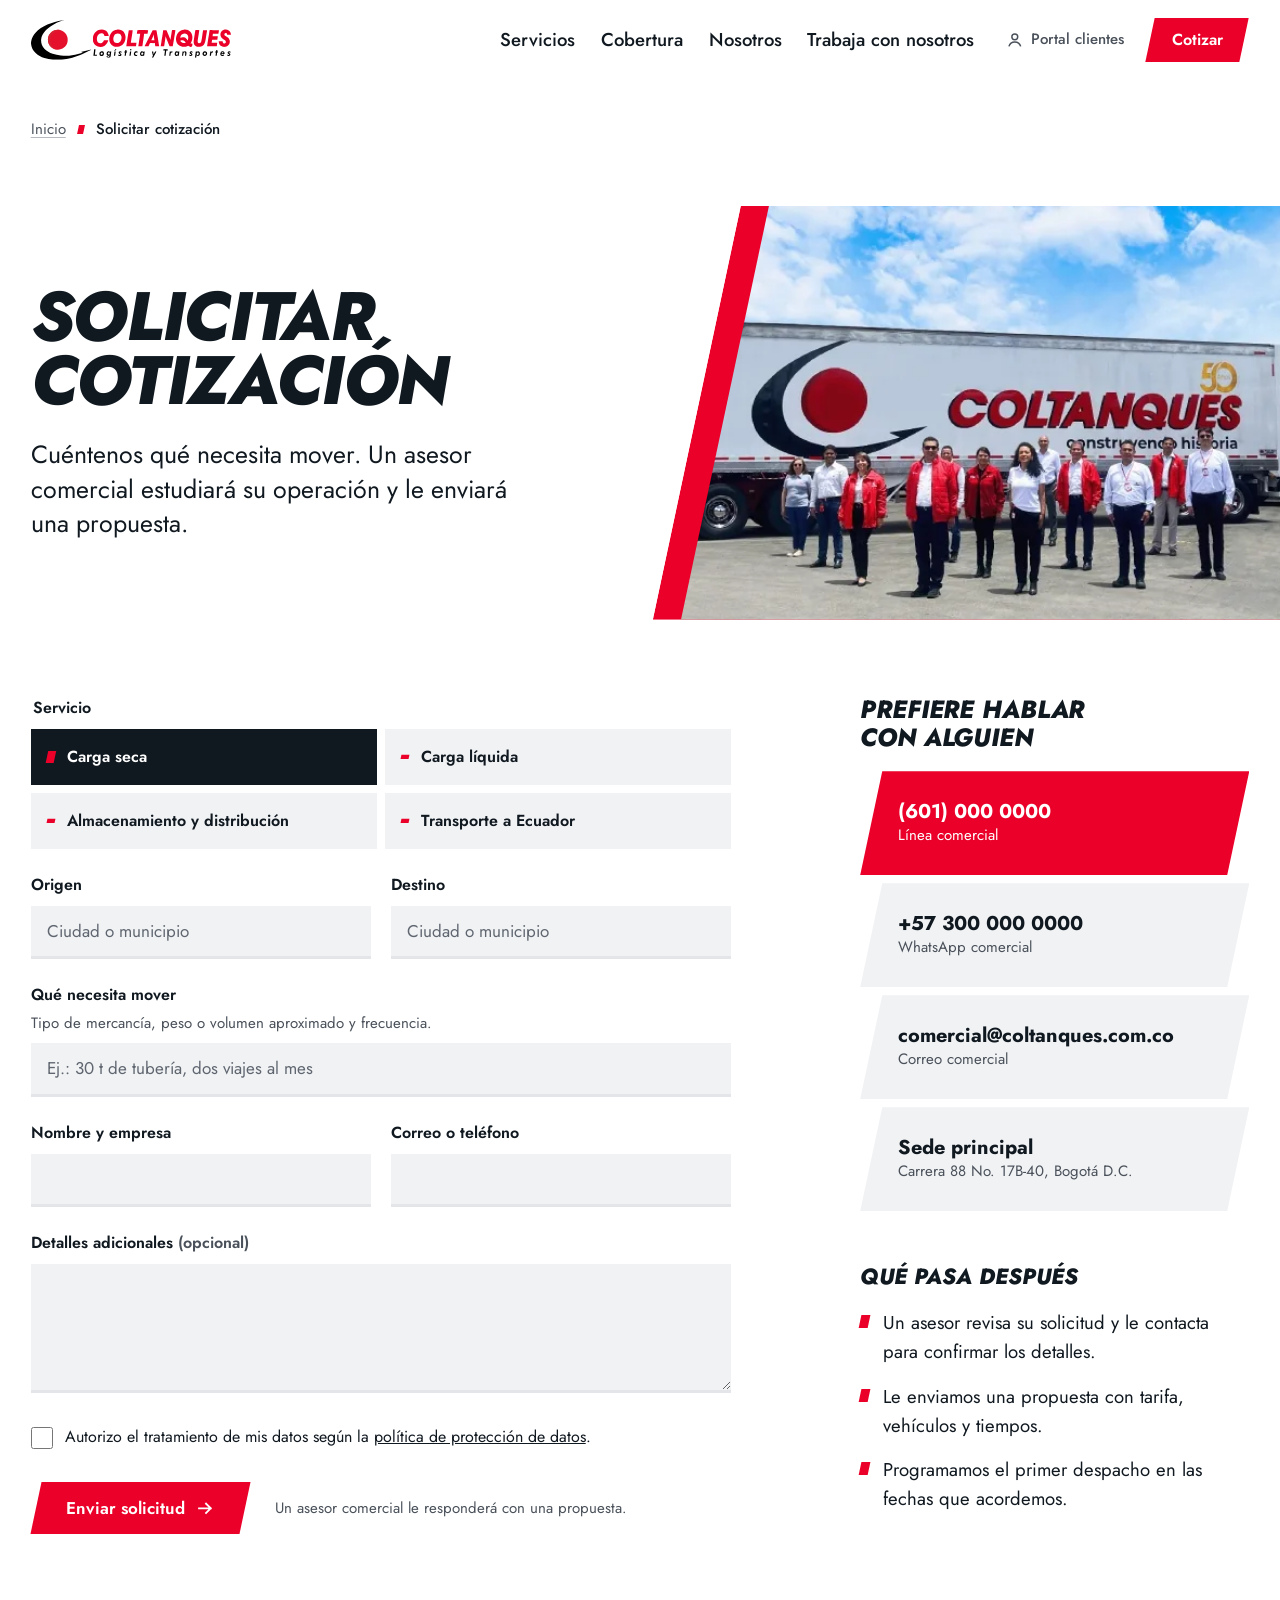
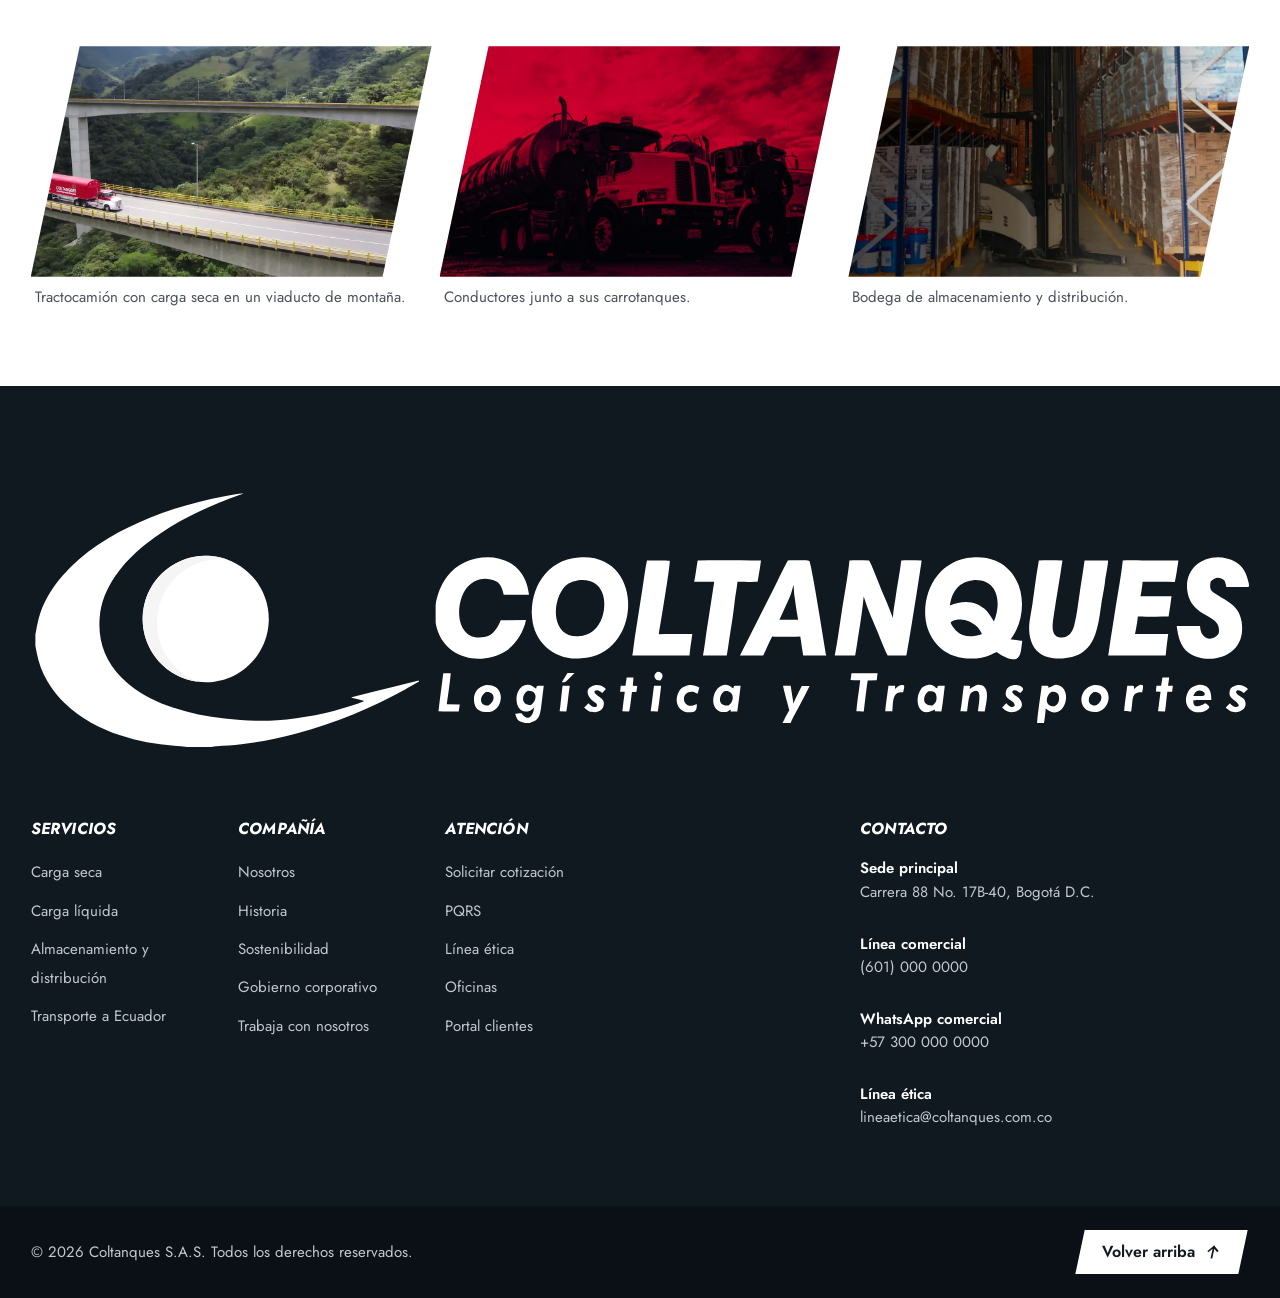
<file: prototipo/cotizar.html>
<!doctype html>
<html lang="es-CO">
<head>
<meta charset="utf-8">
<meta name="viewport" content="width=device-width, initial-scale=1">
<title>Solicitar cotización | Coltanques</title>
<meta name="description" content="Cuéntenos qué necesita mover y un asesor comercial de Coltanques le enviará una propuesta de transporte, almacenamiento o distribución.">
<meta name="theme-color" content="#ea0029">
<meta property="og:type" content="website">
<meta property="og:site_name" content="Coltanques">
<meta property="og:title" content="Solicitar cotización | Coltanques">
<meta property="og:description" content="Cuéntenos qué necesita mover y un asesor comercial de Coltanques le enviará una propuesta de transporte, almacenamiento o distribución.">
<meta property="og:image" content="assets/img/viaducto-poster.jpg">
<meta property="og:locale" content="es_CO">
<link rel="icon" type="image/svg+xml" href="assets/logo/favicon.svg">
<link rel="preconnect" href="https://fonts.googleapis.com">
<link rel="preconnect" href="https://fonts.gstatic.com" crossorigin>
<link rel="stylesheet" href="https://fonts.googleapis.com/css2?family=Jost:ital,wght@0,400..800;1,400..800&display=swap">
<script>document.documentElement.classList.add("js")</script>
<link rel="stylesheet" href="assets/css/site.css">
<script type="application/ld+json">{"@context":"https://schema.org","@type":"Organization","name":"Coltanques S.A.S.","alternateName":"Colombiana de Tanques","foundingDate":"1976","url":"https://www.coltanques.com.co/","logo":"assets/logo/coltanques-horizontal.svg","address":{"@type":"PostalAddress","streetAddress":"Carrera 88 No. 17B-40","addressLocality":"Bogotá","addressCountry":"CO"}}</script>
</head>
<body>
<a class="skip" href="#contenido">Saltar al contenido</a>
<header class="site-header" data-header>
  <div class="frame header-row">
    <a class="brand" href="index.html" aria-label="Coltanques, ir al inicio"><img src="assets/logo/coltanques-horizontal.svg" width="200" height="40" alt="Coltanques Logística y Transportes"></a>
    <nav class="nav" aria-label="Principal">
      <ul>
        <li><a href="servicios.html">Servicios</a></li>
        <li><a href="index.html#cobertura">Cobertura</a></li>
        <li><a href="nosotros.html">Nosotros</a></li>
        <li><a href="nosotros.html#trabaja">Trabaja con nosotros</a></li>
      </ul>
    </nav>
    <div class="header-actions">
      <a class="nav-portal" href="https://www.coltanques.com.co/"><svg viewBox="0 0 24 24" fill="none" stroke="currentColor" stroke-width="2" aria-hidden="true"><circle cx="12" cy="8" r="4"/><path d="M4 21c1.2-4 4.2-6 8-6s6.8 2 8 6"/></svg>Portal clientes</a>
      <a class="btn btn--sm" href="cotizar.html"><span>Cotizar</span></a>
      <button class="menu-toggle" type="button" aria-expanded="false" aria-controls="menu" data-menu-toggle><span class="bars" aria-hidden="true"></span><span data-label>Menú</span></button>
    </div>
  </div>
</header>
<div class="menu" id="menu" hidden>
  <ul class="menu-main">
    <li style="--i:0"><a href="index.html"><span class="tick" aria-hidden="true"></span>Inicio</a></li>
    <li style="--i:1"><a href="servicios.html"><span class="tick" aria-hidden="true"></span>Servicios</a></li>
    <li style="--i:2"><a href="index.html#cobertura"><span class="tick" aria-hidden="true"></span>Cobertura</a></li>
    <li style="--i:3"><a href="nosotros.html"><span class="tick" aria-hidden="true"></span>Nosotros</a></li>
    <li style="--i:4"><a href="nosotros.html#trabaja"><span class="tick" aria-hidden="true"></span>Trabaja con nosotros</a></li>
  </ul>
  <ul class="menu-sub">
    <li><a href="carga-seca.html">Carga seca</a></li>
    <li><a href="carga-liquida.html">Carga líquida</a></li>
    <li><a href="almacenamiento.html">Almacenamiento y distribución</a></li>
    <li><a href="transporte-ecuador.html">Transporte a Ecuador</a></li>
    <li><a href="https://www.coltanques.com.co/">Portal clientes</a></li>
  </ul>
  <a class="btn" href="cotizar.html"><span>Solicitar cotización</span><svg viewBox="0 0 24 24" fill="none" stroke="currentColor" stroke-width="2.4" stroke-linecap="square" aria-hidden="true"><path d="M4 12h15M13 6l6 6-6 6"/></svg></a>
</div>
<main id="contenido">

<nav class="crumbs frame" aria-label="Ruta de navegación">
  <ol>
    <li><a href="index.html">Inicio</a></li>
    <li><span aria-current="page">Solicitar cotización</span></li>
  </ol>
</nav>
<section class="page-head" aria-labelledby="page-title">
  <div class="frame page-head__grid" style="min-height:min(56svh,32rem)">
    <div class="page-head__text">
      <h1 class="display" id="page-title" data-reveal>Solicitar cotización</h1>
      <p class="lead" data-reveal style="--i:1">Cuéntenos qué necesita mover. Un asesor comercial estudiará su operación y le enviará una propuesta.</p>
    </div>
    <div class="page-head__media slant-left" style="--h:min(46svh,26rem)">
      <div class="under slant-left"></div>
      <div class="over slant-left" data-wipe><img src="assets/img/equipo-50-anos.webp" width="600" height="500" alt="Equipo comercial y directivo de Coltanques frente a un tractocamión" style="object-position:50% 70%"></div>
    </div>
  </div>
</section>
<section class="section frame" aria-labelledby="form-title" style="padding-top:0">
  <h2 class="sr-only" id="form-title">Formulario de cotización</h2>
  <div class="quote">
    <div class="quote__form">
      <form class="form" data-quote-form novalidate data-reveal>
        <fieldset class="choice full">
          <legend>Servicio</legend>
          <div class="choice__opts">
            <label><input type="radio" name="servicio" value="carga-seca" data-label="carga seca" checked><span class="opt"><span class="tick" aria-hidden="true"></span>Carga seca</span></label>
            <label><input type="radio" name="servicio" value="carga-liquida" data-label="carga líquida"><span class="opt"><span class="tick" aria-hidden="true"></span>Carga líquida</span></label>
            <label><input type="radio" name="servicio" value="almacenamiento" data-label="almacenamiento y distribución"><span class="opt"><span class="tick" aria-hidden="true"></span>Almacenamiento y distribución</span></label>
            <label><input type="radio" name="servicio" value="transporte-ecuador" data-label="transporte a ecuador"><span class="opt"><span class="tick" aria-hidden="true"></span>Transporte a Ecuador</span></label>
          </div>
        </fieldset>
        
      <div>
        <label for="q-origen">Origen</label>
        <input class="input" id="q-origen" name="origen" required autocomplete="address-level2" placeholder="Ciudad o municipio" aria-describedby="err-q-origen" data-msg="Escriba la ciudad de origen.">
        <p class="error" id="err-q-origen"></p>
      </div>
      <div>
        <label for="q-destino">Destino</label>
        <input class="input" id="q-destino" name="destino" required placeholder="Ciudad o municipio" aria-describedby="err-q-destino" data-msg="Escriba la ciudad de destino.">
        <p class="error" id="err-q-destino"></p>
      </div>
      <div class="full">
        <label for="q-carga">Qué necesita mover</label>
        <span class="hint" id="hint-q-carga">Tipo de mercancía, peso o volumen aproximado y frecuencia.</span>
        <input class="input" id="q-carga" name="carga" placeholder="Ej.: 30 t de tubería, dos viajes al mes" aria-describedby="hint-q-carga">
      </div>
      <div>
        <label for="q-nombre">Nombre y empresa</label>
        <input class="input" id="q-nombre" name="nombre" required autocomplete="name" aria-describedby="err-q-nombre" data-msg="Escriba su nombre y el de su empresa.">
        <p class="error" id="err-q-nombre"></p>
      </div>
      <div>
        <label for="q-contacto">Correo o teléfono</label>
        <input class="input" id="q-contacto" name="contacto" required autocomplete="email" aria-describedby="err-q-contacto" data-msg="Escriba un correo o un teléfono para responderle.">
        <p class="error" id="err-q-contacto"></p>
      </div>
      <div class="full">
        <label for="q-detalles">Detalles adicionales <span class="muted">(opcional)</span></label>
        <textarea class="input" id="q-detalles" name="detalles" rows="4"></textarea>
      </div>
      <div class="full">
        <label class="check"><input type="checkbox" name="autoriza" required aria-describedby="err-q-autoriza"><span>Autorizo el tratamiento de mis datos según la <a href="https://www.coltanques.com.co/privacepolicy">política de protección de datos</a>.</span></label>
        <p class="error" id="err-q-autoriza"></p>
      </div>
      <div class="full form-foot">
        <button class="btn" type="submit"><span>Enviar solicitud</span><svg viewBox="0 0 24 24" fill="none" stroke="currentColor" stroke-width="2.4" stroke-linecap="square" aria-hidden="true"><path d="M4 12h15M13 6l6 6-6 6"/></svg></button>
        <p class="form-note">Un asesor comercial le responderá con una propuesta.</p>
      </div>
      </form>
      
    <div class="form-done" data-form-done role="status">
      <h3>Solicitud recibida</h3>
      <p>Gracias. Un asesor comercial de <span data-done-svc>Coltanques</span> le contactará para preparar su propuesta.</p>
      <p class="small">Prototipo: este formulario todavía no envía datos.</p>
    </div>
    </div>
    <aside class="quote__aside" id="canales" aria-labelledby="ch-title" data-reveal style="--i:1">
      <h2 class="h3" id="ch-title">Prefiere hablar con alguien</h2>
      <div class="channels" style="margin-top:1.25rem">
        <a class="channel channel--red slant" href="tel:+576010000000"><b>(601) 000 0000</b><span>Línea comercial</span></a>
        <a class="channel slant" href="cotizar.html#canales"><b>+57 300 000 0000</b><span>WhatsApp comercial</span></a>
        <a class="channel slant" href="mailto:comercial@coltanques.com.co"><b>comercial@coltanques.com.co</b><span>Correo comercial</span></a>
        <div class="channel slant"><b>Sede principal</b><span>Carrera 88 No. 17B-40, Bogotá D.C.</span></div>
      </div>
      <div class="next-steps">
        <h2>Qué pasa después</h2>
        <ol>
          <li><span class="tick" aria-hidden="true"></span><span>Un asesor revisa su solicitud y le contacta para confirmar los detalles.</span></li>
          <li><span class="tick" aria-hidden="true"></span><span>Le enviamos una propuesta con tarifa, vehículos y tiempos.</span></li>
          <li><span class="tick" aria-hidden="true"></span><span>Programamos el primer despacho en las fechas que acordemos.</span></li>
        </ol>
      </div>
    </aside>
    <div class="strip">
      <figure data-reveal style="--i:0"><div class="frame-img slant"><img src="assets/img/viaducto-poster.jpg" alt="Tractocamión con carga seca en un viaducto de montaña" width="1280" height="720" loading="lazy"></div><figcaption>Tractocamión con carga seca en un viaducto de montaña.</figcaption></figure>
      <figure data-reveal style="--i:1"><div class="frame-img slant"><img src="assets/img/flota-tripulacion.jpg" alt="Conductores junto a sus carrotanques" width="1624" height="1255" loading="lazy"></div><figcaption>Conductores junto a sus carrotanques.</figcaption></figure>
      <figure data-reveal style="--i:2"><div class="frame-img slant"><img src="assets/img/bodega.webp" alt="Bodega de almacenamiento y distribución" width="1920" height="1080" loading="lazy"></div><figcaption>Bodega de almacenamiento y distribución.</figcaption></figure>
    </div>
  </div>
</section>

</main>
<footer class="site-footer">
  <div class="frame">
    <a class="footer-mark" href="index.html" aria-label="Coltanques, ir al inicio"><img src="assets/logo/coltanques-horizontal-negativo.svg" width="688" height="149" alt="Coltanques Logística y Transportes" loading="lazy"></a>
    <div class="footer-cols">
      <div class="footer-col">
        <h2>Servicios</h2>
        <ul><li><a href="carga-seca.html">Carga seca</a></li><li><a href="carga-liquida.html">Carga líquida</a></li><li><a href="almacenamiento.html">Almacenamiento y distribución</a></li><li><a href="transporte-ecuador.html">Transporte a Ecuador</a></li></ul>
      </div>
      <div class="footer-col">
        <h2>Compañía</h2>
        <ul>
          <li><a href="nosotros.html">Nosotros</a></li>
          <li><a href="nosotros.html#historia">Historia</a></li>
          <li><a href="nosotros.html#sostenibilidad">Sostenibilidad</a></li>
          <li><a href="nosotros.html#gobierno-corporativo">Gobierno corporativo</a></li>
          <li><a href="nosotros.html#trabaja">Trabaja con nosotros</a></li>
        </ul>
      </div>
      <div class="footer-col">
        <h2>Atención</h2>
        <ul>
          <li><a href="cotizar.html">Solicitar cotización</a></li>
          <li><a href="https://www.coltanques.com.co/pqrs-page">PQRS</a></li>
          <li><a href="https://www.coltanques.com.co/ethics-line">Línea ética</a></li>
          <li><a href="https://www.coltanques.com.co/offices">Oficinas</a></li>
          <li><a href="https://www.coltanques.com.co/">Portal clientes</a></li>
        </ul>
      </div>
      <div class="footer-col footer-col--contact">
        <h2>Contacto</h2>
        <address>
          <p><strong>Sede principal</strong>Carrera 88 No. 17B-40, Bogotá D.C.</p>
          <p><strong>Línea comercial</strong><a href="tel:+576010000000">(601) 000 0000</a></p>
          <p><strong>WhatsApp comercial</strong><a href="cotizar.html#canales">+57 300 000 0000</a></p>
          <p><strong>Línea ética</strong><a href="mailto:lineaetica@coltanques.com.co">lineaetica@coltanques.com.co</a></p>
        </address>
      </div>
    </div>
  </div>
  <div class="footer-base">
    <div class="frame footer-base__row">
      <p>© <span data-year>2026</span> Coltanques S.A.S. Todos los derechos reservados.</p>
      <button class="btn btn--sm" type="button" data-top><span>Volver arriba</span><svg viewBox="0 0 24 24" fill="none" stroke="currentColor" stroke-width="2.4" stroke-linecap="square" aria-hidden="true"><path d="M4 12h15M13 6l6 6-6 6"/></svg></button>
    </div>
  </div>
</footer>
<script src="assets/js/site.js" defer></script>
</body>
</html>
</file>
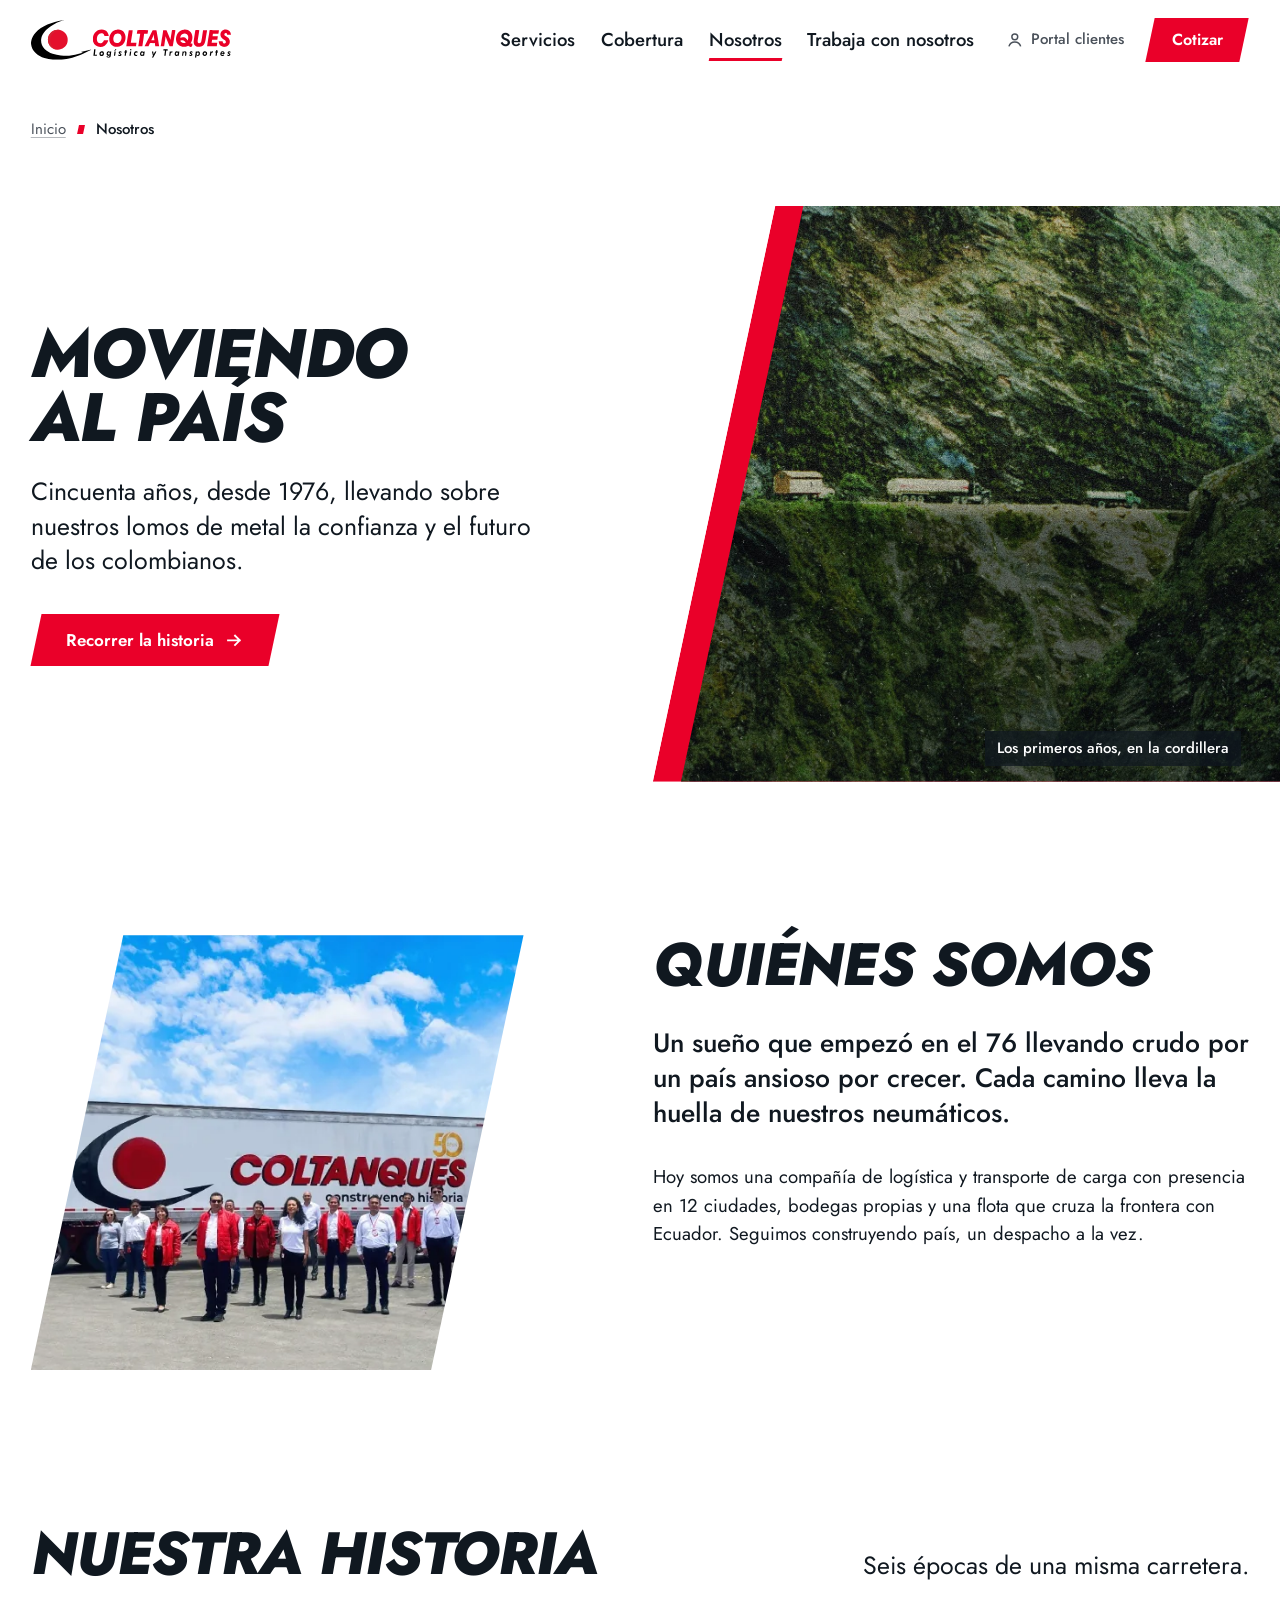
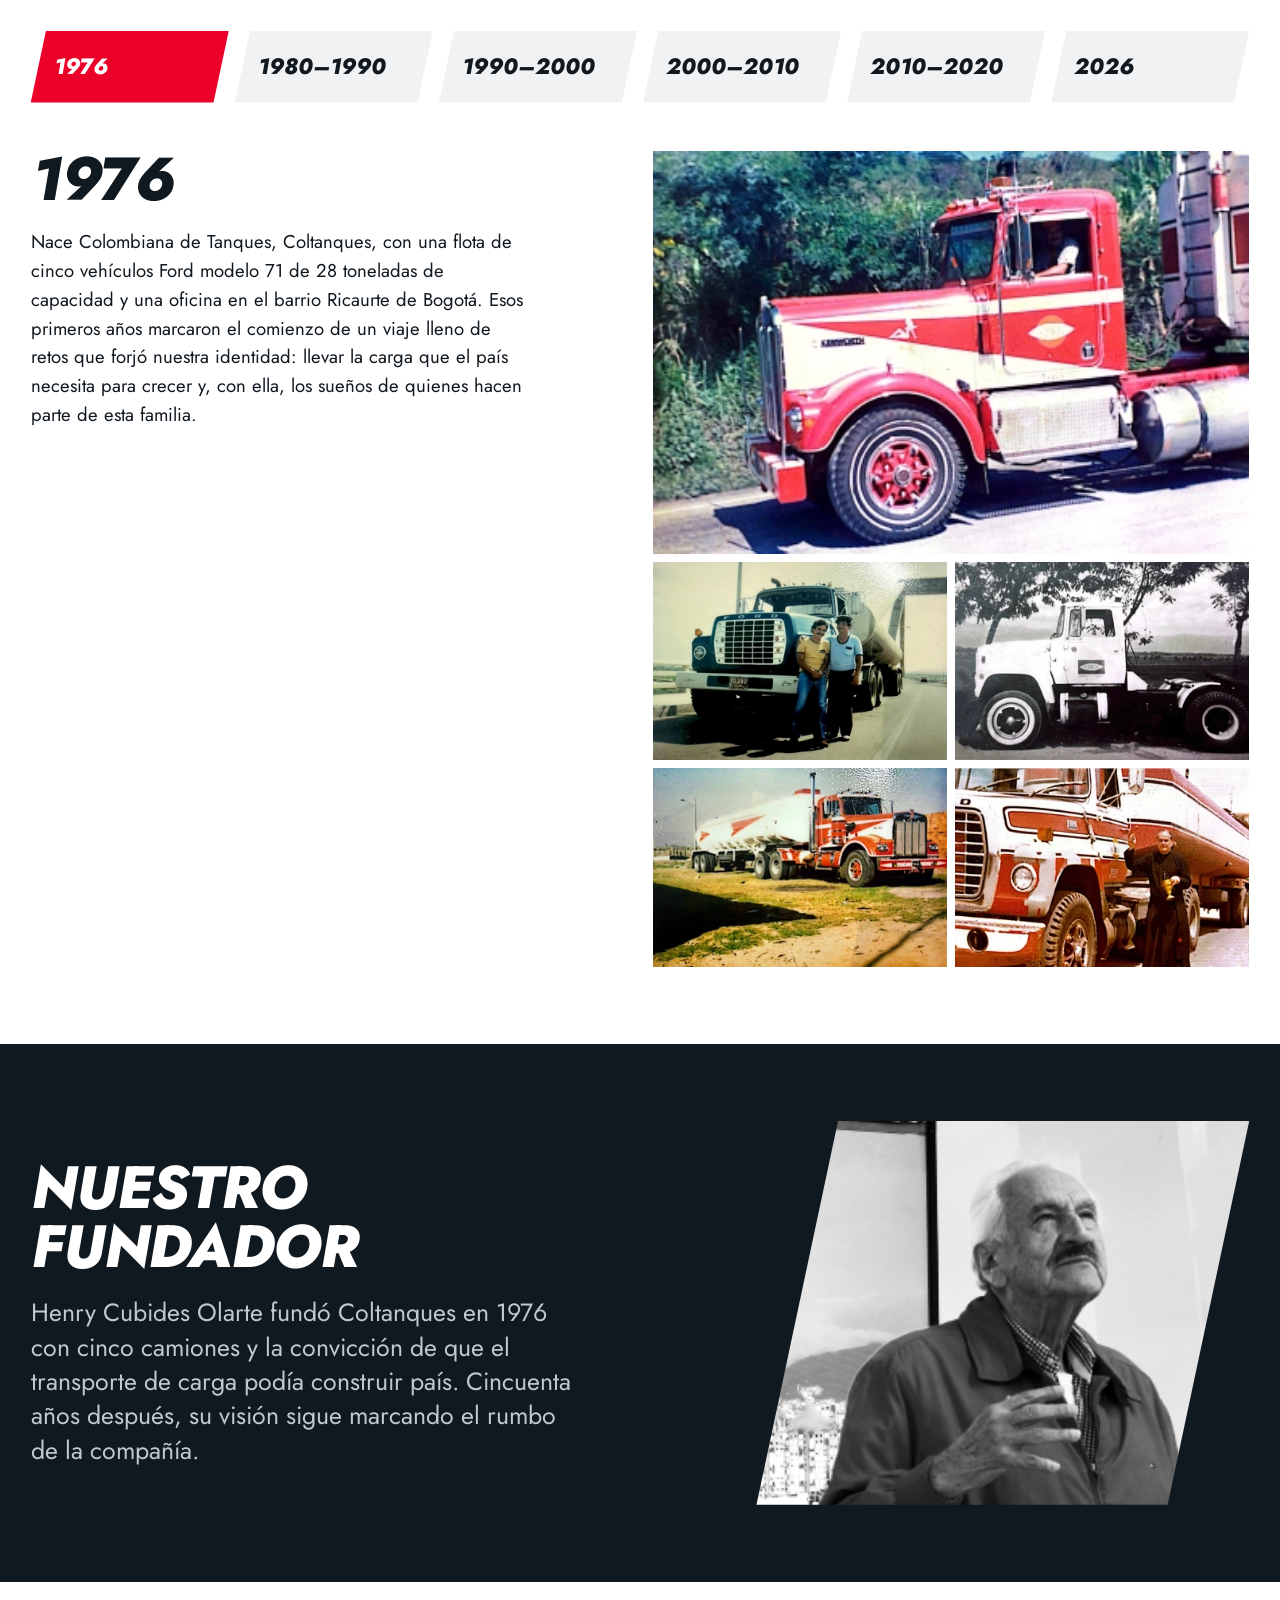
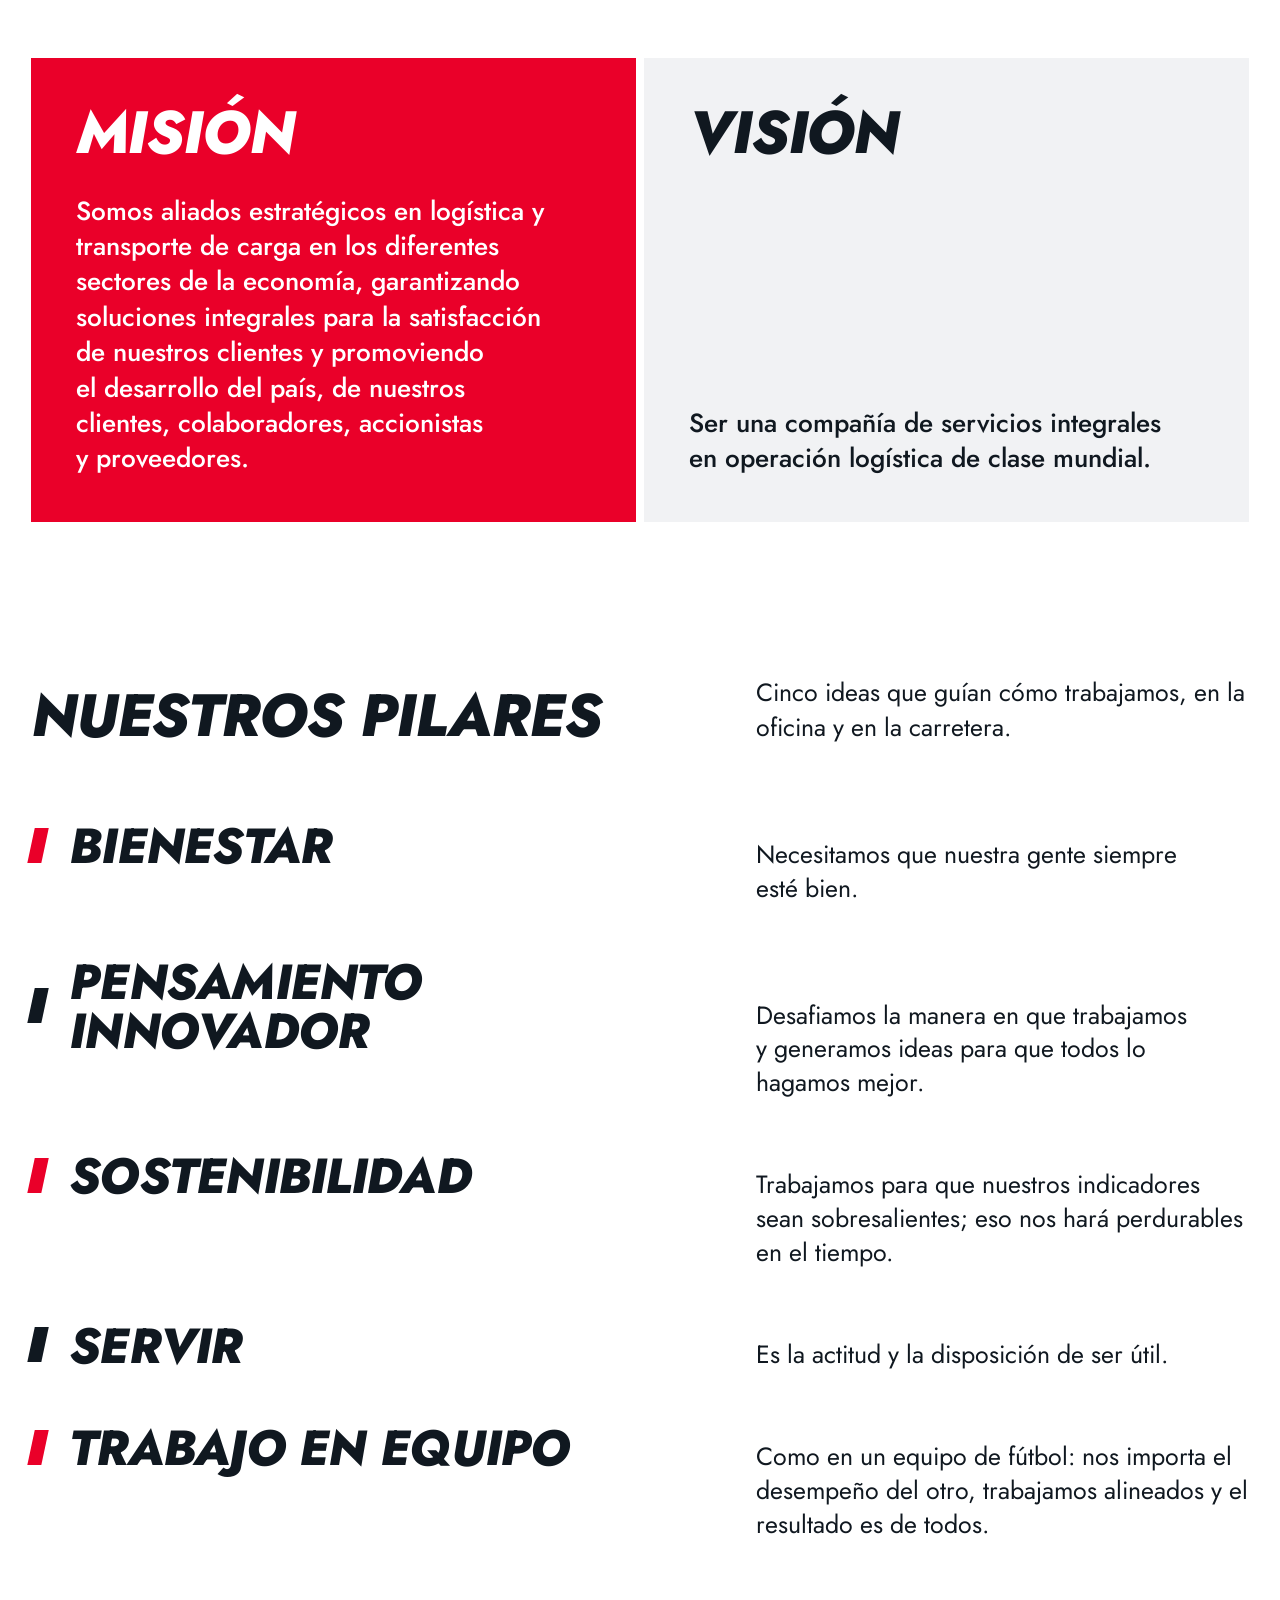
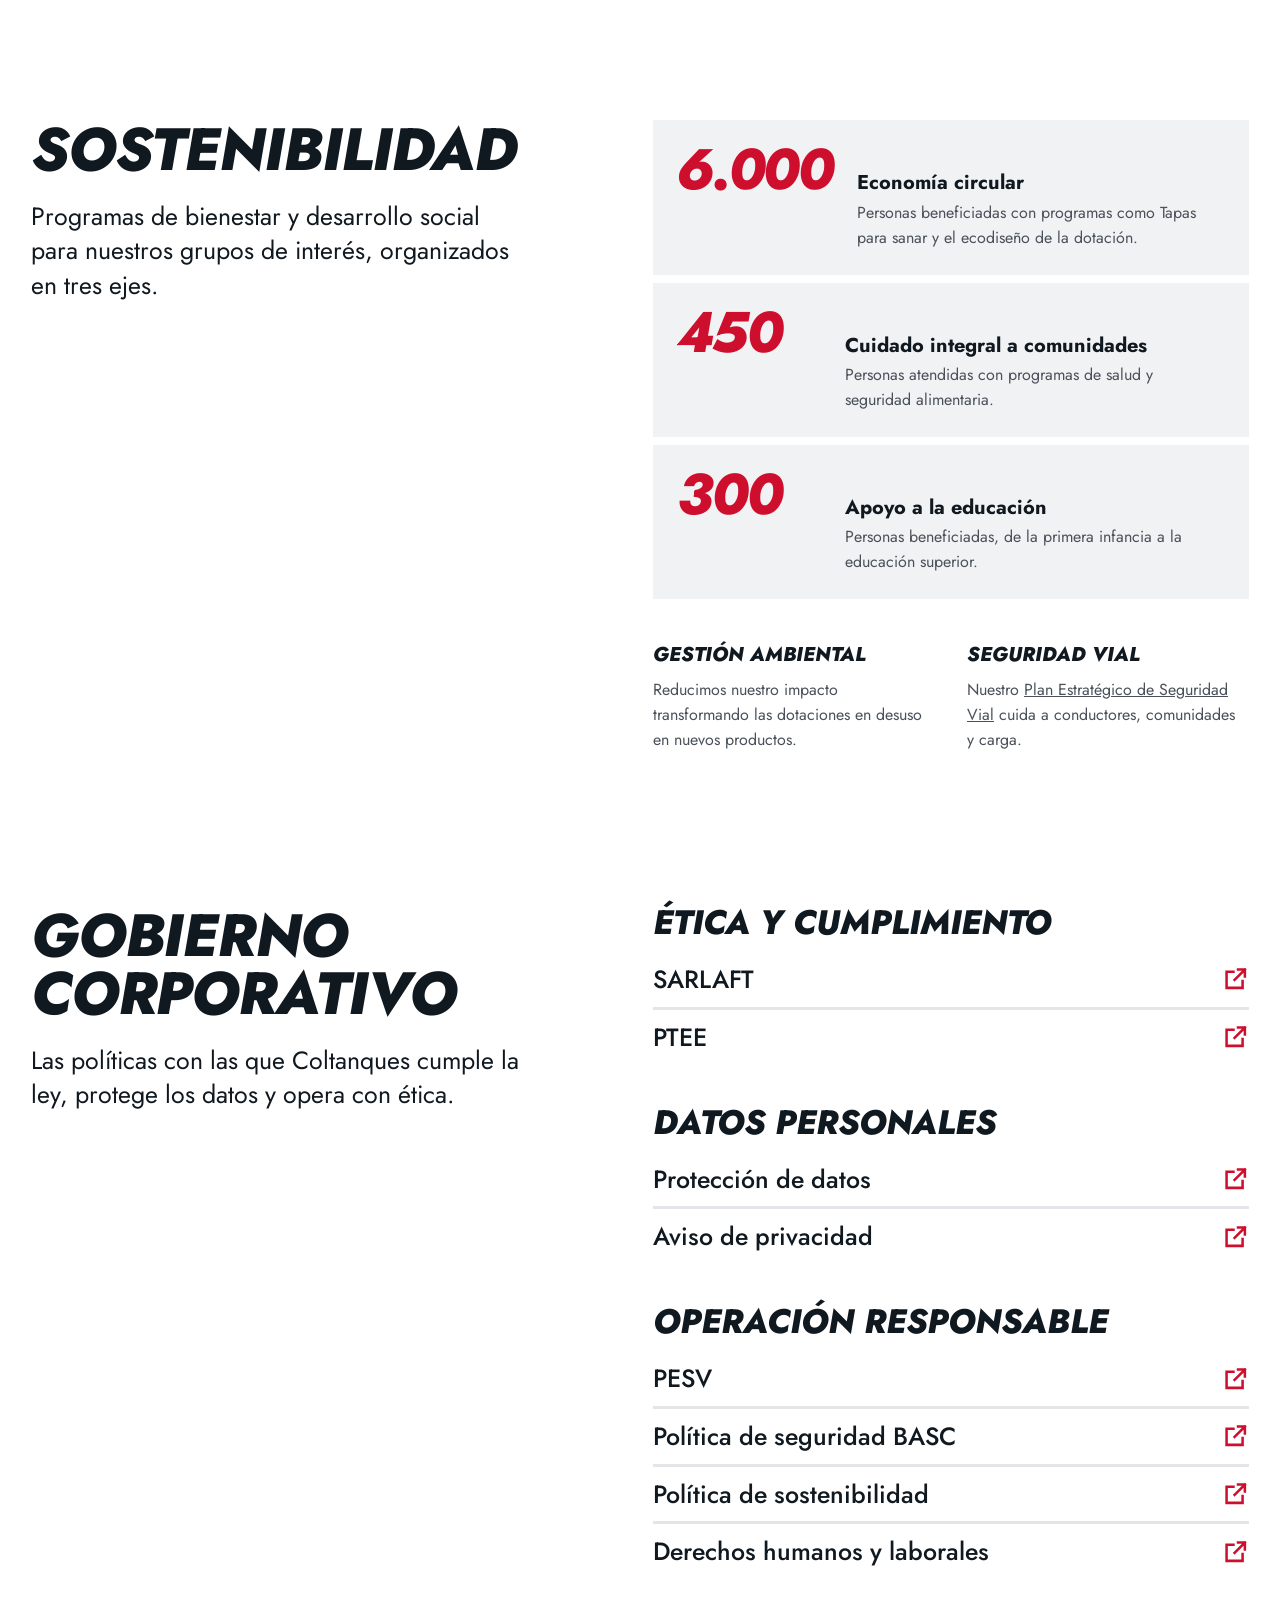
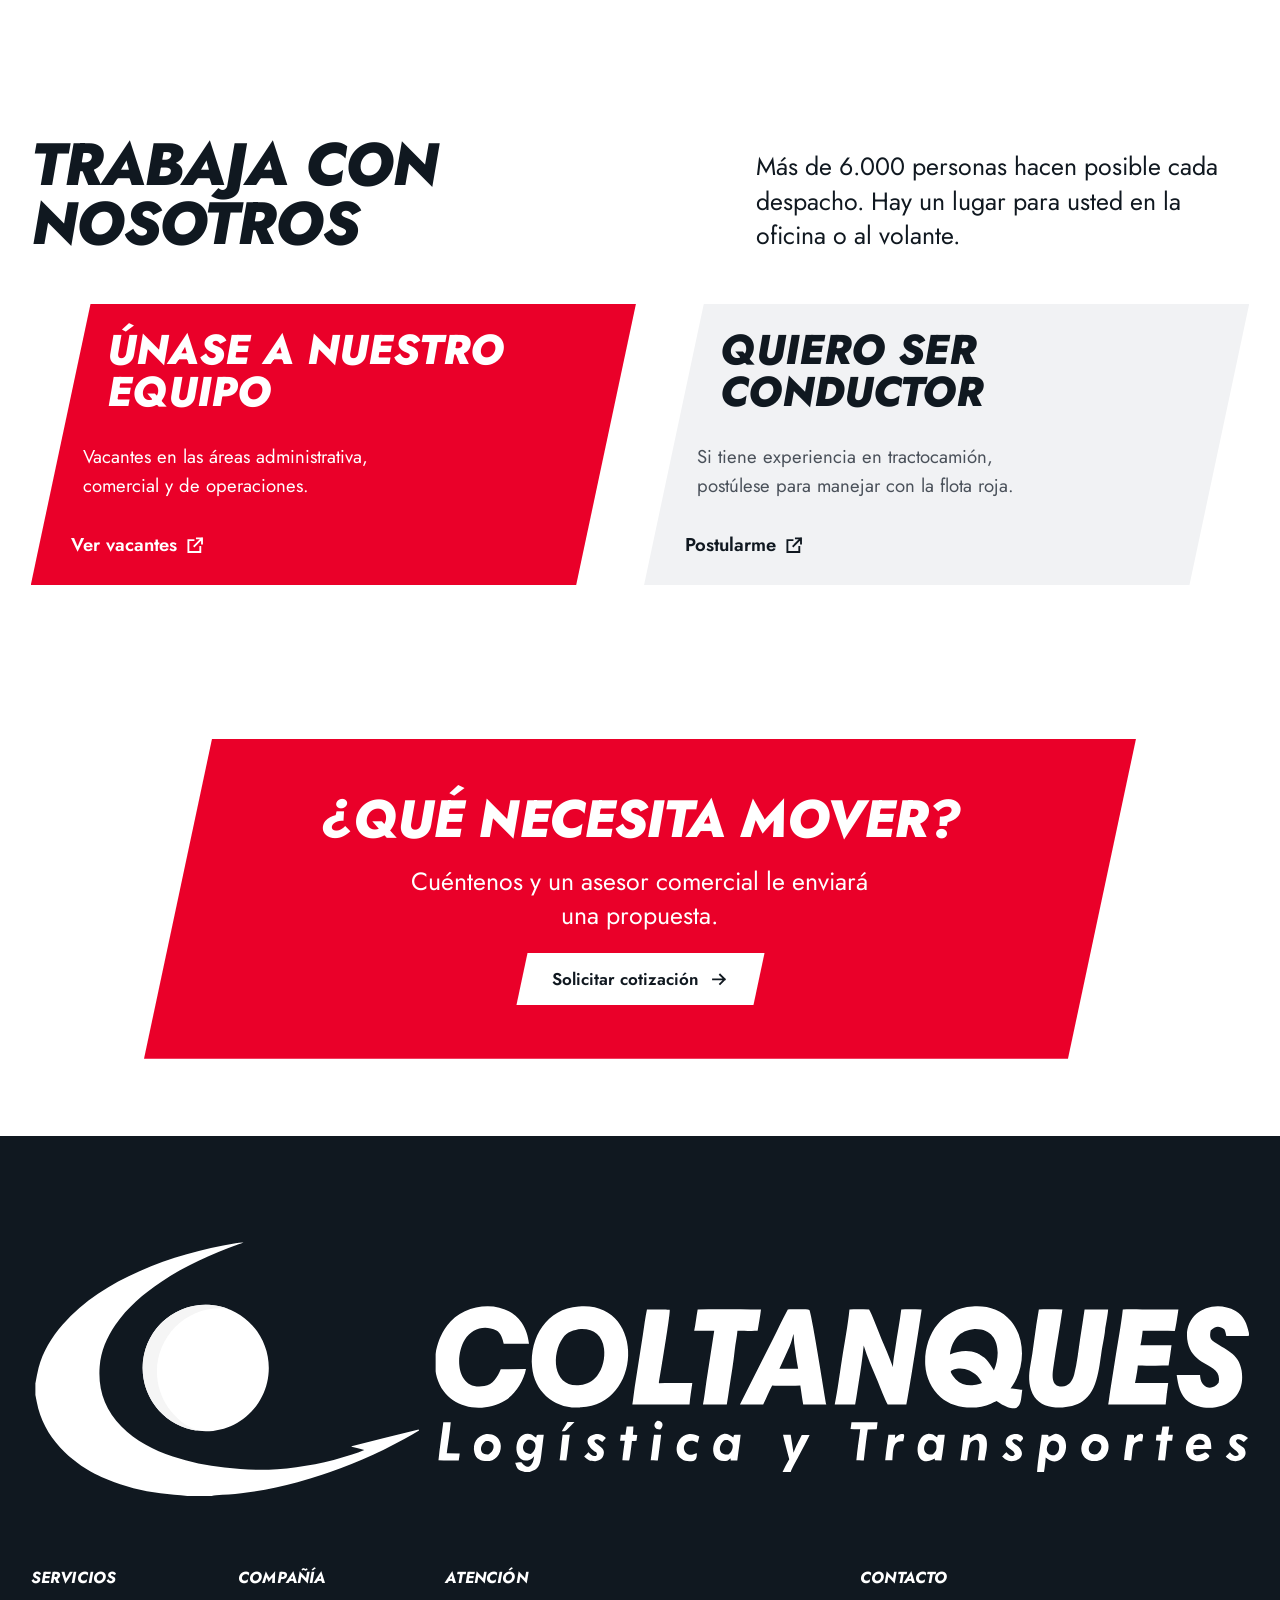
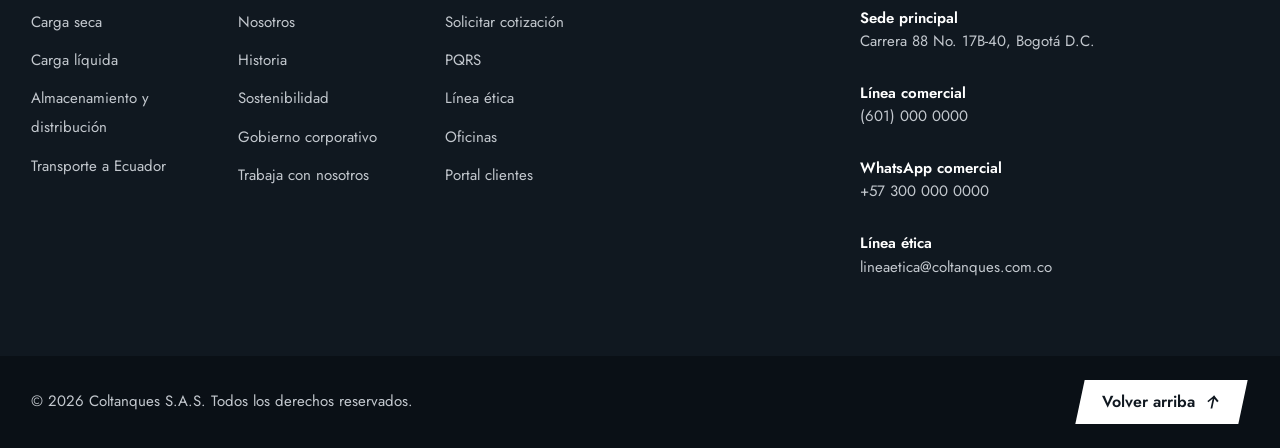
<file: prototipo/nosotros.html>
<!doctype html>
<html lang="es-CO">
<head>
<meta charset="utf-8">
<meta name="viewport" content="width=device-width, initial-scale=1">
<title>Nosotros: 50 años moviendo al país | Coltanques</title>
<meta name="description" content="Desde 1976 Coltanques transporta la carga de Colombia. Conozca nuestra historia, misión, pilares y programas de sostenibilidad.">
<meta name="theme-color" content="#ea0029">
<meta property="og:type" content="website">
<meta property="og:site_name" content="Coltanques">
<meta property="og:title" content="Nosotros: 50 años moviendo al país | Coltanques">
<meta property="og:description" content="Desde 1976 Coltanques transporta la carga de Colombia. Conozca nuestra historia, misión, pilares y programas de sostenibilidad.">
<meta property="og:image" content="assets/img/viaducto-poster.jpg">
<meta property="og:locale" content="es_CO">
<link rel="icon" type="image/svg+xml" href="assets/logo/favicon.svg">
<link rel="preconnect" href="https://fonts.googleapis.com">
<link rel="preconnect" href="https://fonts.gstatic.com" crossorigin>
<link rel="stylesheet" href="https://fonts.googleapis.com/css2?family=Jost:ital,wght@0,400..800;1,400..800&display=swap">
<script>document.documentElement.classList.add("js")</script>
<link rel="stylesheet" href="assets/css/site.css">
<script type="application/ld+json">{"@context":"https://schema.org","@type":"Organization","name":"Coltanques S.A.S.","alternateName":"Colombiana de Tanques","foundingDate":"1976","url":"https://www.coltanques.com.co/","logo":"assets/logo/coltanques-horizontal.svg","address":{"@type":"PostalAddress","streetAddress":"Carrera 88 No. 17B-40","addressLocality":"Bogotá","addressCountry":"CO"}}</script>
</head>
<body>
<a class="skip" href="#contenido">Saltar al contenido</a>
<header class="site-header" data-header>
  <div class="frame header-row">
    <a class="brand" href="index.html" aria-label="Coltanques, ir al inicio"><img src="assets/logo/coltanques-horizontal.svg" width="200" height="40" alt="Coltanques Logística y Transportes"></a>
    <nav class="nav" aria-label="Principal">
      <ul>
        <li><a href="servicios.html">Servicios</a></li>
        <li><a href="index.html#cobertura">Cobertura</a></li>
        <li><a href="nosotros.html" aria-current="page">Nosotros</a></li>
        <li><a href="nosotros.html#trabaja">Trabaja con nosotros</a></li>
      </ul>
    </nav>
    <div class="header-actions">
      <a class="nav-portal" href="https://www.coltanques.com.co/"><svg viewBox="0 0 24 24" fill="none" stroke="currentColor" stroke-width="2" aria-hidden="true"><circle cx="12" cy="8" r="4"/><path d="M4 21c1.2-4 4.2-6 8-6s6.8 2 8 6"/></svg>Portal clientes</a>
      <a class="btn btn--sm" href="cotizar.html"><span>Cotizar</span></a>
      <button class="menu-toggle" type="button" aria-expanded="false" aria-controls="menu" data-menu-toggle><span class="bars" aria-hidden="true"></span><span data-label>Menú</span></button>
    </div>
  </div>
</header>
<div class="menu" id="menu" hidden>
  <ul class="menu-main">
    <li style="--i:0"><a href="index.html"><span class="tick" aria-hidden="true"></span>Inicio</a></li>
    <li style="--i:1"><a href="servicios.html"><span class="tick" aria-hidden="true"></span>Servicios</a></li>
    <li style="--i:2"><a href="index.html#cobertura"><span class="tick" aria-hidden="true"></span>Cobertura</a></li>
    <li style="--i:3"><a href="nosotros.html"><span class="tick" aria-hidden="true"></span>Nosotros</a></li>
    <li style="--i:4"><a href="nosotros.html#trabaja"><span class="tick" aria-hidden="true"></span>Trabaja con nosotros</a></li>
  </ul>
  <ul class="menu-sub">
    <li><a href="carga-seca.html">Carga seca</a></li>
    <li><a href="carga-liquida.html">Carga líquida</a></li>
    <li><a href="almacenamiento.html">Almacenamiento y distribución</a></li>
    <li><a href="transporte-ecuador.html">Transporte a Ecuador</a></li>
    <li><a href="https://www.coltanques.com.co/">Portal clientes</a></li>
  </ul>
  <a class="btn" href="cotizar.html"><span>Solicitar cotización</span><svg viewBox="0 0 24 24" fill="none" stroke="currentColor" stroke-width="2.4" stroke-linecap="square" aria-hidden="true"><path d="M4 12h15M13 6l6 6-6 6"/></svg></a>
</div>
<main id="contenido">

<nav class="crumbs frame" aria-label="Ruta de navegación">
  <ol>
    <li><a href="index.html">Inicio</a></li>
    <li><span aria-current="page">Nosotros</span></li>
  </ol>
</nav>
<section class="page-head about-head" aria-labelledby="page-title">
  <div class="frame page-head__grid">
    <div class="page-head__text">
      <h1 class="display" id="page-title" data-reveal>Moviendo al país</h1>
      <p class="lead" data-reveal style="--i:1">Cincuenta años, desde 1976, llevando sobre nuestros lomos de metal la confianza y el futuro de los colombianos.</p>
      <div class="actions" data-reveal style="--i:2"><a class="btn" href="#historia"><span>Recorrer la historia</span><svg viewBox="0 0 24 24" fill="none" stroke="currentColor" stroke-width="2.4" stroke-linecap="square" aria-hidden="true"><path d="M4 12h15M13 6l6 6-6 6"/></svg></a></div>
    </div>
    <figure class="page-head__media slant-left">
      <div class="under slant-left"></div>
      <div class="over slant-left" data-wipe><div class="fade" data-crossfade>
        <img src="assets/img/via-montana.jpg" alt="Caravana de carrotanques en una vía de montaña" data-cap="Los primeros años, en la cordillera" width="1624" height="1257" class="is-on">
        <img src="assets/img/flota-tripulacion.jpg" alt="Conductores de Coltanques junto a sus carrotanques" data-cap="Conductores y flota de carga líquida" width="1624" height="1255" class="" loading="lazy">
        <img src="assets/img/equipo-carga-expresa.jpg" alt="Equipo de Coltanques reunido frente a un furgón con el logotipo" data-cap="Nuestro equipo" width="1624" height="1257" class="" loading="lazy">
        <img src="assets/img/tractocamion-frente.jpg" alt="Frente de un tractocamión en penumbra" data-cap="La flota de hoy" width="1800" height="1391" class="" loading="lazy">
      </div></div>
      <figcaption data-crossfade-cap>Los primeros años, en la cordillera</figcaption>
    </figure>
  </div>
</section>

<section class="section frame" aria-labelledby="who-title">
  <div class="statement">
    <figure class="statement__photo slant" data-wipe><img src="assets/img/equipo-50-anos.webp" width="600" height="500" alt="Directivos de Coltanques con chaquetas rojas frente a un tractocamión de los 50 años" loading="lazy"></figure>
    <div class="statement__body">
      <h2 class="head" id="who-title" data-reveal>Quiénes somos</h2>
      <blockquote data-reveal style="--i:1;margin-top:2rem">Un sueño que empezó en el 76 llevando crudo por un país ansioso por crecer. Cada camino lleva la huella de nuestros neumáticos.</blockquote>
      <p data-reveal style="--i:2">Hoy somos una compañía de logística y transporte de carga con presencia en 12 ciudades, bodegas propias y una flota que cruza la frontera con Ecuador. Seguimos construyendo país, un despacho a la vez.</p>
    </div>
  </div>
</section>

<section class="section frame" id="historia" aria-labelledby="hist-title">
  <div class="timeline__head">
    <h2 class="head" id="hist-title" data-reveal>Nuestra historia</h2>
    <p class="lead" data-reveal style="--i:1">Seis épocas de una misma carretera.</p>
  </div>
  <div class="timeline__tabs" role="tablist" aria-label="Épocas de la historia de Coltanques" data-tabs>
    <button class="timeline__tab slant" role="tab" type="button" id="tab-d1976" aria-controls="panel-d1976" aria-selected="true" tabindex="0">1976</button>
    <button class="timeline__tab slant" role="tab" type="button" id="tab-d1980" aria-controls="panel-d1980" aria-selected="false" tabindex="-1">1980–1990</button>
    <button class="timeline__tab slant" role="tab" type="button" id="tab-d1990" aria-controls="panel-d1990" aria-selected="false" tabindex="-1">1990–2000</button>
    <button class="timeline__tab slant" role="tab" type="button" id="tab-d2000" aria-controls="panel-d2000" aria-selected="false" tabindex="-1">2000–2010</button>
    <button class="timeline__tab slant" role="tab" type="button" id="tab-d2010" aria-controls="panel-d2010" aria-selected="false" tabindex="-1">2010–2020</button>
    <button class="timeline__tab slant" role="tab" type="button" id="tab-d2026" aria-controls="panel-d2026" aria-selected="false" tabindex="-1">2026</button>
  </div>
  <div class="timeline__panel" role="tabpanel" id="panel-d1976" aria-labelledby="tab-d1976">
    <div class="timeline__text">
      <h3>1976</h3>
      <p>Nace Colombiana de Tanques, Coltanques, con una flota de cinco vehículos Ford modelo 71 de 28 toneladas de capacidad y una oficina en el barrio Ricaurte de Bogotá. Esos primeros años marcaron el comienzo de un viaje lleno de retos que forjó nuestra identidad: llevar la carga que el país necesita para crecer y, con ella, los sueños de quienes hacen parte de esta familia.</p>
      
    </div>
    <div class="timeline__photos">
      <figure><img src="assets/img/historia/1974_1.webp" alt="Tractocamión rojo de los primeros años de Coltanques" width="370" height="250" loading="lazy"></figure>
      <figure><img src="assets/img/historia/1974_2.webp" alt="Dos hombres junto a un carrotanque Ford de la flota inicial" width="370" height="250" loading="lazy"></figure>
      <figure><img src="assets/img/historia/1974_3.webp" alt="Cabezote blanco de los primeros años, en blanco y negro" width="370" height="250" loading="lazy"></figure>
      <figure><img src="assets/img/historia/1974_4.webp" alt="Carrotanque rojo con franjas blancas en un patio" width="370" height="250" loading="lazy"></figure>
      <figure><img src="assets/img/historia/1974_5.webp" alt="Bendición de un carrotanque de la flota inicial" width="370" height="250" loading="lazy"></figure>
    </div>
  </div>
  <div class="timeline__panel" role="tabpanel" id="panel-d1980" aria-labelledby="tab-d1980" hidden>
    <div class="timeline__text">
      <h3>1980–1990</h3>
      <p>El transporte por carretera gana un peso enorme en la economía nacional. Abrimos sedes regionales en Duitama y Barrancabermeja y, más tarde, llegamos a Venezuela y Ecuador.</p>
      <ul class="milestones"><li><b>1980</b><span>Trasladamos la operación del barrio Ricaurte a una sede en la avenida 38 con Américas.</span></li><li><b>1982</b><span>Movilizamos crudo desde el Campo Dina, en el Huila, y líquido blanco como aceite de palma.</span></li><li><b>1984</b><span>Ganamos la licitación de transporte de crudo de Araguaney a Barrancabermeja, por la antigua vía Yopal–Pajarito–Sogamoso.</span></li><li><b>1985</b><span>Transportamos crudo comprado en el pozo de Castilla para comercializadoras internacionales.</span></li><li><b>1986</b><span>Entramos al transporte de carga seca y nos convertimos en pioneros del servicio.</span></li></ul>
    </div>
    <div class="timeline__photos">
      <figure><img src="assets/img/historia/1980-1990_1.webp" alt="Bulldozer abriendo vía junto a un carrotanque en zona montañosa" width="370" height="250" loading="lazy"></figure>
      <figure><img src="assets/img/historia/1980-1990_2.webp" alt="Conductor frente a su tractocamión en una bodega" width="370" height="250" loading="lazy"></figure>
      <figure><img src="assets/img/historia/1980-1990_3.webp" alt="Carrotanque en un patio de cargue" width="370" height="250" loading="lazy"></figure>
      <figure><img src="assets/img/historia/1980-1990_4.webp" alt="Carrotanque rojo y blanco con el nombre Coltanques" width="370" height="250" loading="lazy"></figure>
      <figure><img src="assets/img/historia/1980-1990_5.webp" alt="Flota de carrotanques estacionada junto a una vía" width="370" height="250" loading="lazy"></figure>
    </div>
  </div>
  <div class="timeline__panel" role="tabpanel" id="panel-d1990" aria-labelledby="tab-d1990" hidden>
    <div class="timeline__text">
      <h3>1990–2000</h3>
      <p>El auge petrolero y la consolidación de la flota de terceros impulsan un gran crecimiento. Abrimos agencias regionales en Barranquilla, Bucaramanga, Buenaventura, Medellín, Manizales y Cali.</p>
      <ul class="milestones"><li><b>1990</b><span>Construimos la sede de 25.000 m² en la calle 13 de Bogotá, donde operamos desde entonces.</span></li><li><b>1991</b><span>Iniciamos la alianza con Kenworth de la Montaña con los primeros 20 tractocamiones T800.</span></li><li><b>1996</b><span>Creamos Colvanes, hoy Envía, para el transporte de mercancías en paqueteo y distribución.</span></li></ul>
    </div>
    <div class="timeline__photos">
      <figure><img src="assets/img/historia/1990-2000_1.webp" alt="Carrotanque Coltanques en una vía de montaña" width="370" height="250" loading="lazy"></figure>
      <figure><img src="assets/img/historia/1990-2000_2.webp" alt="Conductores junto a la flota en un patio de tierra" width="370" height="250" loading="lazy"></figure>
      <figure><img src="assets/img/historia/1990-2000_3.webp" alt="Flota de carrotanques Coltanques en una vía" width="370" height="250" loading="lazy"></figure>
      <figure><img src="assets/img/historia/1990-2000_4.webp" alt="Tractocamión Colvanes con furgón rojo y blanco" width="370" height="250" loading="lazy"></figure>
      <figure><img src="assets/img/historia/1990-2000_5.webp" alt="Conductor junto a su carrotanque en carretera" width="370" height="250" loading="lazy"></figure>
    </div>
  </div>
  <div class="timeline__panel" role="tabpanel" id="panel-d2000" aria-labelledby="tab-d2000" hidden>
    <div class="timeline__text">
      <h3>2000–2010</h3>
      <p>Con el nuevo milenio iniciamos un proceso de expansión y consolidación, con soluciones integrales en carga líquida y seca.</p>
      <ul class="milestones"><li><b>2003</b><span>Obtenemos la certificación BASC, la alianza empresarial internacional para un comercio seguro.</span></li><li><b>2005</b><span>Adoptamos el logotipo actual de Coltanques.</span></li><li><b>2009</b><span>Iniciamos el proyecto de renovación de flota para todas las operaciones.</span></li></ul>
    </div>
    <div class="timeline__photos">
      <figure><img src="assets/img/historia/2000-2010_1.webp" alt="Caravana de tractocamiones Coltanques en una avenida" width="370" height="250" loading="lazy"></figure>
      <figure><img src="assets/img/historia/2000-2010_2.webp" alt="Tractocamión con furgón de un cliente de bebidas" width="370" height="250" loading="lazy"></figure>
      <figure><img src="assets/img/historia/2000-2010_3.webp" alt="Equipo de Coltanques y Envía frente a la sede" width="370" height="250" loading="lazy"></figure>
      <figure><img src="assets/img/historia/2000-2010_4.webp" alt="Fila de tractocamiones rojos en un patio" width="370" height="250" loading="lazy"></figure>
      <figure><img src="assets/img/historia/2000-2010_5.webp" alt="Vista de un patio de operaciones con vehículos" width="370" height="250" loading="lazy"></figure>
    </div>
  </div>
  <div class="timeline__panel" role="tabpanel" id="panel-d2010" aria-labelledby="tab-d2010" hidden>
    <div class="timeline__text">
      <h3>2010–2020</h3>
      <p>Fortalecemos la infraestructura, llegamos a nuevas regiones como Ipiales y modernizamos la flota para ofrecer soluciones integrales en todo el país.</p>
      <ul class="milestones"><li><b>2012</b><span>Entre 2010 y 2012 incorporamos 500 tractocamiones Kenworth T800 y T600.</span></li><li><b>2014</b><span>Hacemos el primer despacho internacional de Coltanques hacia Ecuador.</span></li><li><b>2015</b><span>Comenzamos almacenamiento y distribución con bodegas en Medellín, Cali, Pereira, Cartagena y Buenaventura.</span></li><li><b>2022</b><span>Entre 2020 y 2022 incorporamos vehículos de norma Euro 5.</span></li></ul>
    </div>
    <div class="timeline__photos">
      <figure><img src="assets/img/historia/2010-2020_2.webp" alt="Conductores frente a una flota de carrotanques nuevos" width="370" height="250" loading="lazy"></figure>
      <figure><img src="assets/img/historia/2010-2020_1.webp" alt="Carrotanques en una vía entre potreros" width="370" height="250" loading="lazy"></figure>
      <figure><img src="assets/img/historia/2010-2020_3.webp" alt="Estación de servicio con tractocamiones Coltanques" width="370" height="250" loading="lazy"></figure>
      <figure><img src="assets/img/historia/2010-2020_4.webp" alt="Fila de tractocamiones frente a una bodega" width="370" height="250" loading="lazy"></figure>
      <figure><img src="assets/img/historia/2010-2020_5.webp" alt="Bodega de Coltanques con furgón" width="370" height="250" loading="lazy"></figure>
    </div>
  </div>
  <div class="timeline__panel" role="tabpanel" id="panel-d2026" aria-labelledby="tab-d2026" hidden>
    <div class="timeline__text">
      <h3>50 años</h3>
      <p>En 2026 Coltanques cumple 50 años. Honramos el legado de nuestro fundador, Henry Cubides Olarte, y reafirmamos el compromiso de seguir construyendo país. Gracias por ser parte de este viaje: quedan muchos años de historia por delante.</p>
      
    </div>
    <div class="timeline__photos">
      <figure><img src="assets/img/historia/2024_1.webp" alt="Equipo de Coltanques formado frente a la flota de carrotanques" width="370" height="250" loading="lazy"></figure>
      <figure><img src="assets/img/historia/2024_2.webp" alt="Henry Cubides Olarte, fundador de Coltanques" width="370" height="250" loading="lazy"></figure>
    </div>
  </div>
</section>

<section class="section field-ink" aria-labelledby="founder-title">
  <div class="frame founder">
    <div class="founder__body">
      <h2 class="head" id="founder-title" data-reveal>Nuestro fundador</h2>
      <p class="lead" data-reveal style="--i:1">Henry Cubides Olarte fundó Coltanques en 1976 con cinco camiones y la convicción de que el transporte de carga podía construir país. Cincuenta años después, su visión sigue marcando el rumbo de la compañía.</p>
    </div>
    <figure class="founder__photo slant" data-wipe><img src="assets/img/historia/2024_2.webp" width="370" height="250" alt="Retrato en blanco y negro de Henry Cubides Olarte, fundador de Coltanques" loading="lazy"></figure>
  </div>
</section>

<section class="section frame" aria-labelledby="purpose-title">
  <h2 class="sr-only" id="purpose-title">Misión y visión</h2>
  <div class="purpose">
    <div class="purpose__item field-red" data-reveal>
      <h3 class="head">Misión</h3>
      <p>Somos aliados estratégicos en logística y transporte de carga en los diferentes sectores de la economía, garantizando soluciones integrales para la satisfacción de nuestros clientes y promoviendo el desarrollo del país, de nuestros clientes, colaboradores, accionistas y proveedores.</p>
    </div>
    <div class="purpose__item field-tone" data-reveal style="--i:1">
      <h3 class="head">Visión</h3>
      <p>Ser una compañía de servicios integrales en operación logística de clase mundial.</p>
    </div>
  </div>
</section>

<section class="section frame" aria-labelledby="pillars-title">
  <div class="section-head">
    <h2 class="head" id="pillars-title" data-reveal>Nuestros pilares</h2>
    <p class="lead" data-reveal style="--i:1">Cinco ideas que guían cómo trabajamos, en la oficina y en la carretera.</p>
  </div>
  <ul class="pillars">
    <li class="pillar" data-reveal style="--i:0"><h3><span class="tick" aria-hidden="true"></span>Bienestar</h3><p>Necesitamos que nuestra gente siempre esté bien.</p></li>
    <li class="pillar" data-reveal style="--i:1"><h3><span class="tick" aria-hidden="true"></span>Pensamiento innovador</h3><p>Desafiamos la manera en que trabajamos y generamos ideas para que todos lo hagamos mejor.</p></li>
    <li class="pillar" data-reveal style="--i:0"><h3><span class="tick" aria-hidden="true"></span>Sostenibilidad</h3><p>Trabajamos para que nuestros indicadores sean sobresalientes; eso nos hará perdurables en el tiempo.</p></li>
    <li class="pillar" data-reveal style="--i:1"><h3><span class="tick" aria-hidden="true"></span>Servir</h3><p>Es la actitud y la disposición de ser útil.</p></li>
    <li class="pillar" data-reveal style="--i:0"><h3><span class="tick" aria-hidden="true"></span>Trabajo en equipo</h3><p>Como en un equipo de fútbol: nos importa el desempeño del otro, trabajamos alineados y el resultado es de todos.</p></li>
  </ul>
</section>

<section class="section frame" id="sostenibilidad" aria-labelledby="impact-title">
  <div class="impact">
    <div class="impact__head">
      <h2 class="head" id="impact-title" data-reveal>Sostenibilidad</h2>
      <p class="lead" data-reveal style="--i:1">Programas de bienestar y desarrollo social para nuestros grupos de interés, organizados en tres ejes.</p>
    </div>
    <ul class="impact__list">
      <li class="impact__row" data-reveal><b class="nums">6.000</b><div><h3>Economía circular</h3><p>Personas beneficiadas con programas como Tapas para sanar y el ecodiseño de la dotación.</p></div></li>
      <li class="impact__row" data-reveal style="--i:1"><b class="nums">450</b><div><h3>Cuidado integral a comunidades</h3><p>Personas atendidas con programas de salud y seguridad alimentaria.</p></div></li>
      <li class="impact__row" data-reveal style="--i:2"><b class="nums">300</b><div><h3>Apoyo a la educación</h3><p>Personas beneficiadas, de la primera infancia a la educación superior.</p></div></li>
    </ul>
    <div class="impact__more">
      <div data-reveal><h3>Gestión ambiental</h3><p>Reducimos nuestro impacto transformando las dotaciones en desuso en nuevos productos.</p></div>
      <div data-reveal style="--i:1"><h3>Seguridad vial</h3><p>Nuestro <a href="https://www.coltanques.com.co/policiespesv">Plan Estratégico de Seguridad Vial</a> cuida a conductores, comunidades y carga.</p></div>
    </div>
  </div>
</section>

<section class="section frame" id="gobierno-corporativo" aria-labelledby="gov-title">
  <div class="impact">
    <div class="impact__head">
      <h2 class="head" id="gov-title" data-reveal>Gobierno corporativo</h2>
      <p class="lead" data-reveal style="--i:1">Las políticas con las que Coltanques cumple la ley, protege los datos y opera con ética.</p>
    </div>
    <div class="gov">
      <div class="gov__group" data-reveal style="--i:0"><h3>Ética y cumplimiento</h3><ul><li><a href="https://www.coltanques.com.co/policiessarlaft"><span>SARLAFT</span><svg viewBox="0 0 24 24" fill="none" stroke="currentColor" stroke-width="2.2" stroke-linecap="square" aria-hidden="true"><path d="M14 4h6v6M20 4l-9 9M18 14v6H4V6h6"/></svg></a></li><li><a href="https://www.coltanques.com.co/policiesptee"><span>PTEE</span><svg viewBox="0 0 24 24" fill="none" stroke="currentColor" stroke-width="2.2" stroke-linecap="square" aria-hidden="true"><path d="M14 4h6v6M20 4l-9 9M18 14v6H4V6h6"/></svg></a></li></ul></div><div class="gov__group" data-reveal style="--i:1"><h3>Datos personales</h3><ul><li><a href="https://www.coltanques.com.co/privacepolicy"><span>Protección de datos</span><svg viewBox="0 0 24 24" fill="none" stroke="currentColor" stroke-width="2.2" stroke-linecap="square" aria-hidden="true"><path d="M14 4h6v6M20 4l-9 9M18 14v6H4V6h6"/></svg></a></li><li><a href="https://www.coltanques.com.co/privacynotice"><span>Aviso de privacidad</span><svg viewBox="0 0 24 24" fill="none" stroke="currentColor" stroke-width="2.2" stroke-linecap="square" aria-hidden="true"><path d="M14 4h6v6M20 4l-9 9M18 14v6H4V6h6"/></svg></a></li></ul></div><div class="gov__group" data-reveal style="--i:2"><h3>Operación responsable</h3><ul><li><a href="https://www.coltanques.com.co/policiespesv"><span>PESV</span><svg viewBox="0 0 24 24" fill="none" stroke="currentColor" stroke-width="2.2" stroke-linecap="square" aria-hidden="true"><path d="M14 4h6v6M20 4l-9 9M18 14v6H4V6h6"/></svg></a></li><li><a href="https://www.coltanques.com.co/policiessecuritybasc"><span>Política de seguridad BASC</span><svg viewBox="0 0 24 24" fill="none" stroke="currentColor" stroke-width="2.2" stroke-linecap="square" aria-hidden="true"><path d="M14 4h6v6M20 4l-9 9M18 14v6H4V6h6"/></svg></a></li><li><a href="https://www.coltanques.com.co/policiessustainability"><span>Política de sostenibilidad</span><svg viewBox="0 0 24 24" fill="none" stroke="currentColor" stroke-width="2.2" stroke-linecap="square" aria-hidden="true"><path d="M14 4h6v6M20 4l-9 9M18 14v6H4V6h6"/></svg></a></li><li><a href="https://www.coltanques.com.co/policieshumanrights"><span>Derechos humanos y laborales</span><svg viewBox="0 0 24 24" fill="none" stroke="currentColor" stroke-width="2.2" stroke-linecap="square" aria-hidden="true"><path d="M14 4h6v6M20 4l-9 9M18 14v6H4V6h6"/></svg></a></li></ul></div>
    </div>
  </div>
</section>

<section class="section frame" id="trabaja" aria-labelledby="join-title">
  <div class="section-head">
    <h2 class="head" id="join-title" data-reveal>Trabaja con nosotros</h2>
    <p class="lead" data-reveal style="--i:1">Más de 6.000 personas hacen posible cada despacho. Hay un lugar para usted en la oficina o al volante.</p>
  </div>
  <div class="join" style="margin-top:clamp(2.5rem,4vw,3.5rem)">
    <a class="slant slant-pad" href="https://www.coltanques.com.co/" data-reveal><b>Únase a nuestro equipo</b><span>Vacantes en las áreas administrativa, comercial y de operaciones.</span><span class="ext">Ver vacantes<svg viewBox="0 0 24 24" fill="none" stroke="currentColor" stroke-width="2.2" stroke-linecap="square" aria-hidden="true"><path d="M14 4h6v6M20 4l-9 9M18 14v6H4V6h6"/></svg></span></a>
    <a class="slant slant-pad" href="https://www.coltanques.com.co/" data-reveal style="--i:1"><b>Quiero ser conductor</b><span>Si tiene experiencia en tractocamión, postúlese para manejar con la flota roja.</span><span class="ext">Postularme<svg viewBox="0 0 24 24" fill="none" stroke="currentColor" stroke-width="2.2" stroke-linecap="square" aria-hidden="true"><path d="M14 4h6v6M20 4l-9 9M18 14v6H4V6h6"/></svg></span></a>
  </div>
</section>

</main>
<section class="cta-band frame" aria-labelledby="cta-title">
  <div class="cta-band__block">
    <h2 id="cta-title">¿Qué necesita mover?</h2>
    <p>Cuéntenos y un asesor comercial le enviará una propuesta.</p>
    <a class="btn btn--paper" href="cotizar.html"><span>Solicitar cotización</span><svg viewBox="0 0 24 24" fill="none" stroke="currentColor" stroke-width="2.4" stroke-linecap="square" aria-hidden="true"><path d="M4 12h15M13 6l6 6-6 6"/></svg></a>
  </div>
</section>
<footer class="site-footer">
  <div class="frame">
    <a class="footer-mark" href="index.html" aria-label="Coltanques, ir al inicio"><img src="assets/logo/coltanques-horizontal-negativo.svg" width="688" height="149" alt="Coltanques Logística y Transportes" loading="lazy"></a>
    <div class="footer-cols">
      <div class="footer-col">
        <h2>Servicios</h2>
        <ul><li><a href="carga-seca.html">Carga seca</a></li><li><a href="carga-liquida.html">Carga líquida</a></li><li><a href="almacenamiento.html">Almacenamiento y distribución</a></li><li><a href="transporte-ecuador.html">Transporte a Ecuador</a></li></ul>
      </div>
      <div class="footer-col">
        <h2>Compañía</h2>
        <ul>
          <li><a href="nosotros.html">Nosotros</a></li>
          <li><a href="nosotros.html#historia">Historia</a></li>
          <li><a href="nosotros.html#sostenibilidad">Sostenibilidad</a></li>
          <li><a href="nosotros.html#gobierno-corporativo">Gobierno corporativo</a></li>
          <li><a href="nosotros.html#trabaja">Trabaja con nosotros</a></li>
        </ul>
      </div>
      <div class="footer-col">
        <h2>Atención</h2>
        <ul>
          <li><a href="cotizar.html">Solicitar cotización</a></li>
          <li><a href="https://www.coltanques.com.co/pqrs-page">PQRS</a></li>
          <li><a href="https://www.coltanques.com.co/ethics-line">Línea ética</a></li>
          <li><a href="https://www.coltanques.com.co/offices">Oficinas</a></li>
          <li><a href="https://www.coltanques.com.co/">Portal clientes</a></li>
        </ul>
      </div>
      <div class="footer-col footer-col--contact">
        <h2>Contacto</h2>
        <address>
          <p><strong>Sede principal</strong>Carrera 88 No. 17B-40, Bogotá D.C.</p>
          <p><strong>Línea comercial</strong><a href="tel:+576010000000">(601) 000 0000</a></p>
          <p><strong>WhatsApp comercial</strong><a href="cotizar.html#canales">+57 300 000 0000</a></p>
          <p><strong>Línea ética</strong><a href="mailto:lineaetica@coltanques.com.co">lineaetica@coltanques.com.co</a></p>
        </address>
      </div>
    </div>
  </div>
  <div class="footer-base">
    <div class="frame footer-base__row">
      <p>© <span data-year>2026</span> Coltanques S.A.S. Todos los derechos reservados.</p>
      <button class="btn btn--sm" type="button" data-top><span>Volver arriba</span><svg viewBox="0 0 24 24" fill="none" stroke="currentColor" stroke-width="2.4" stroke-linecap="square" aria-hidden="true"><path d="M4 12h15M13 6l6 6-6 6"/></svg></button>
    </div>
  </div>
</footer>
<script src="assets/js/site.js" defer></script>
</body>
</html>
</file>
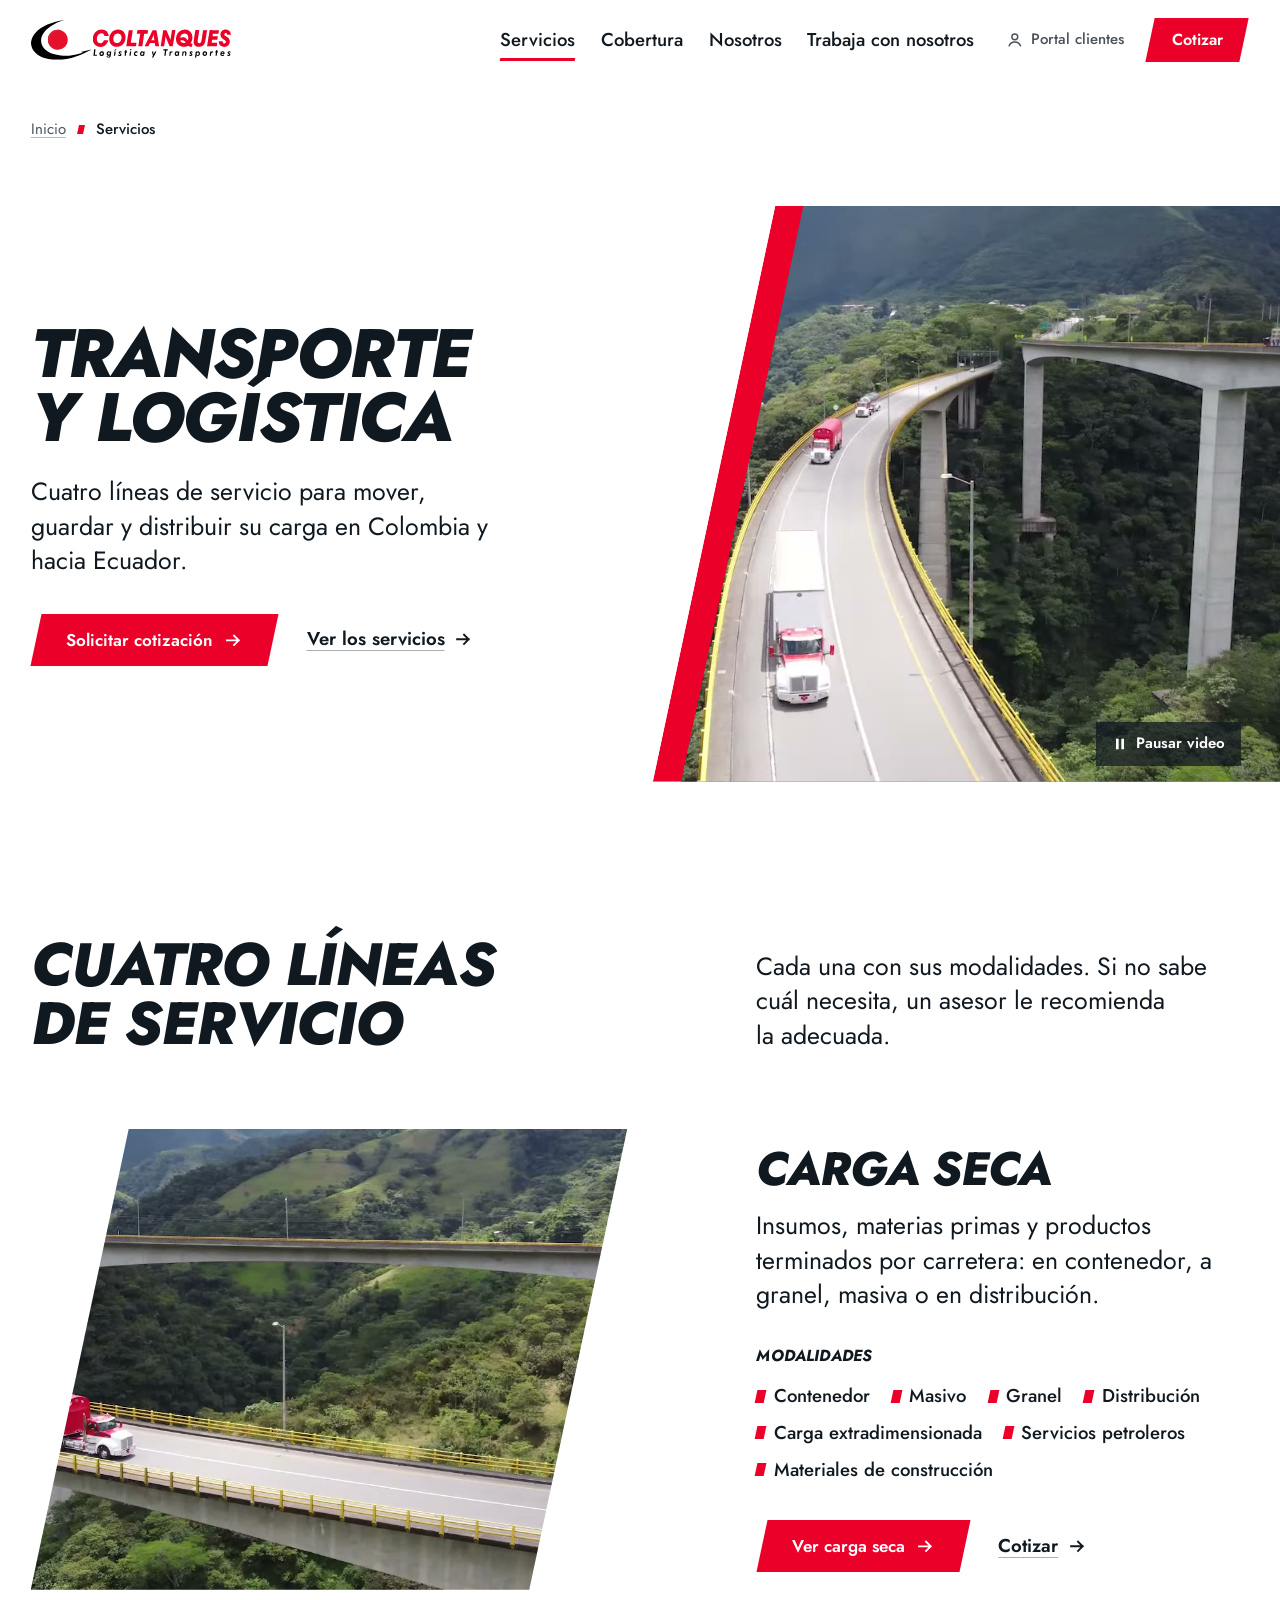
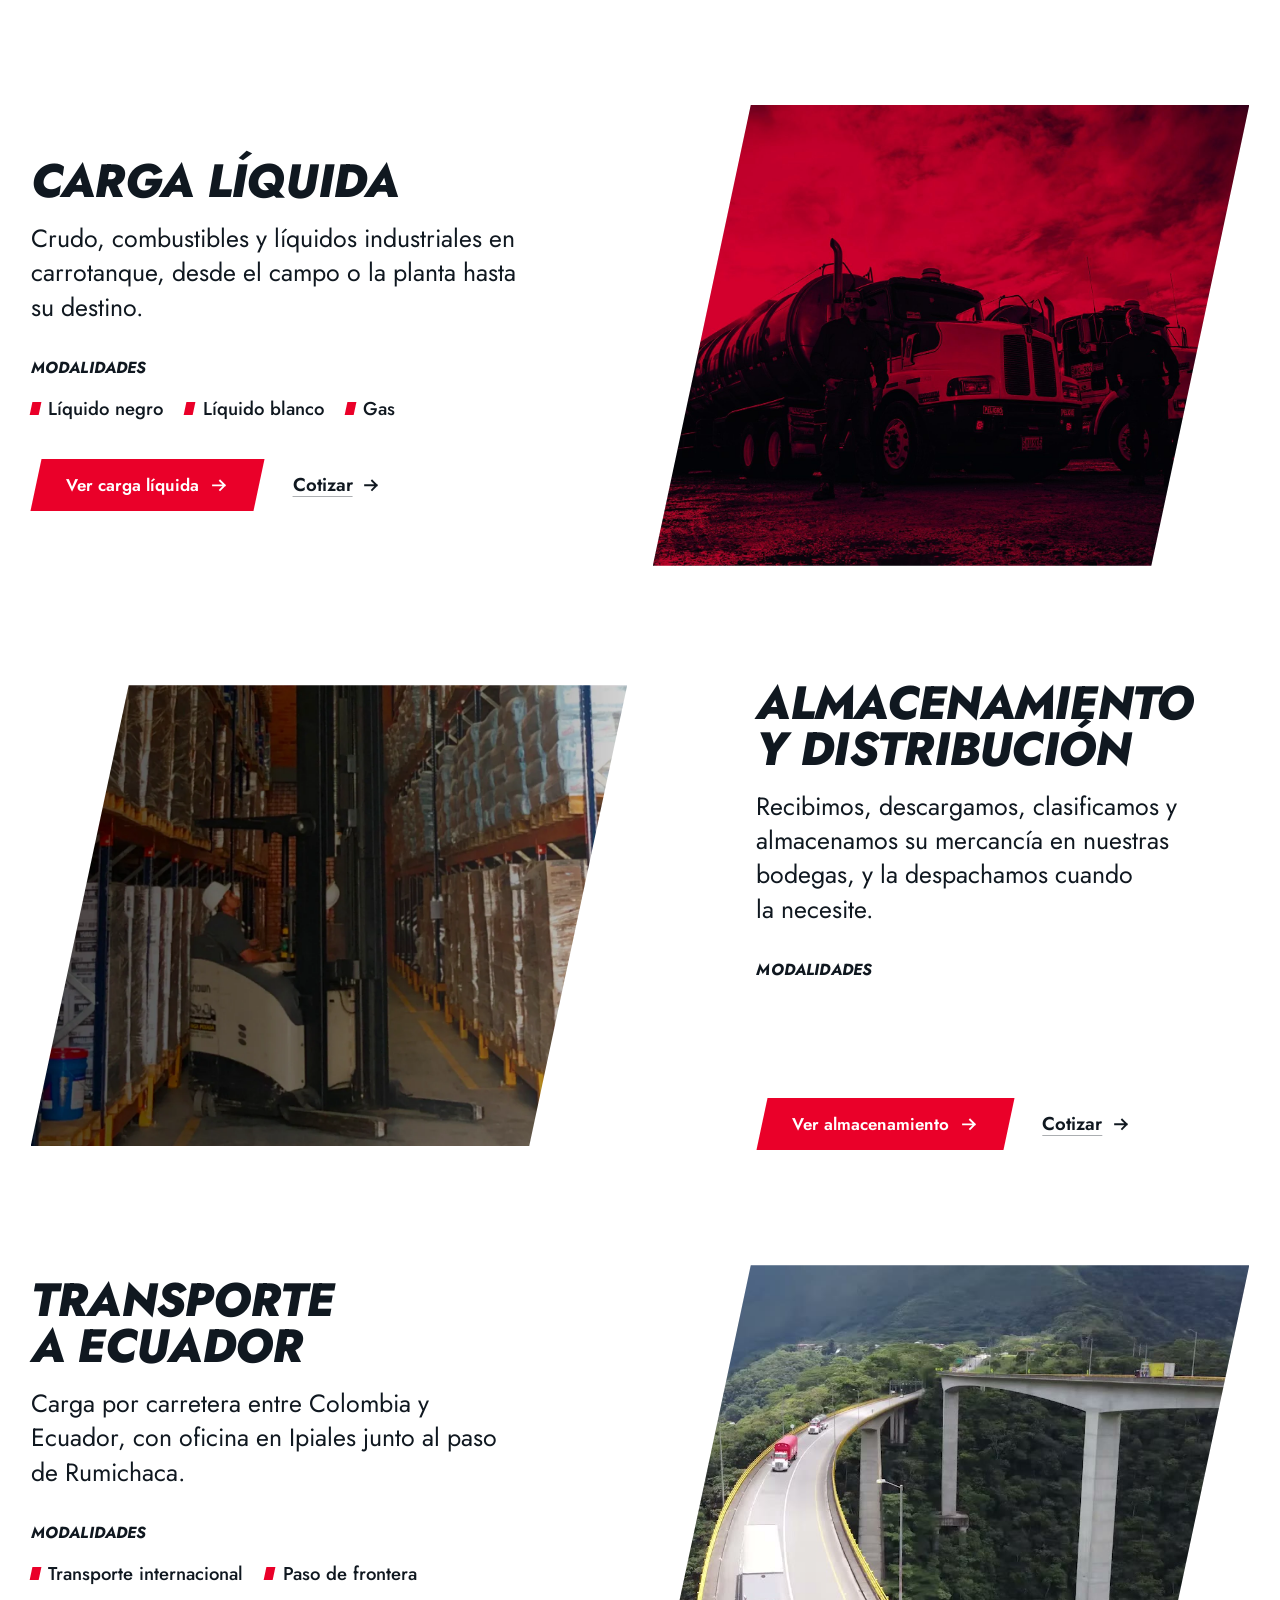
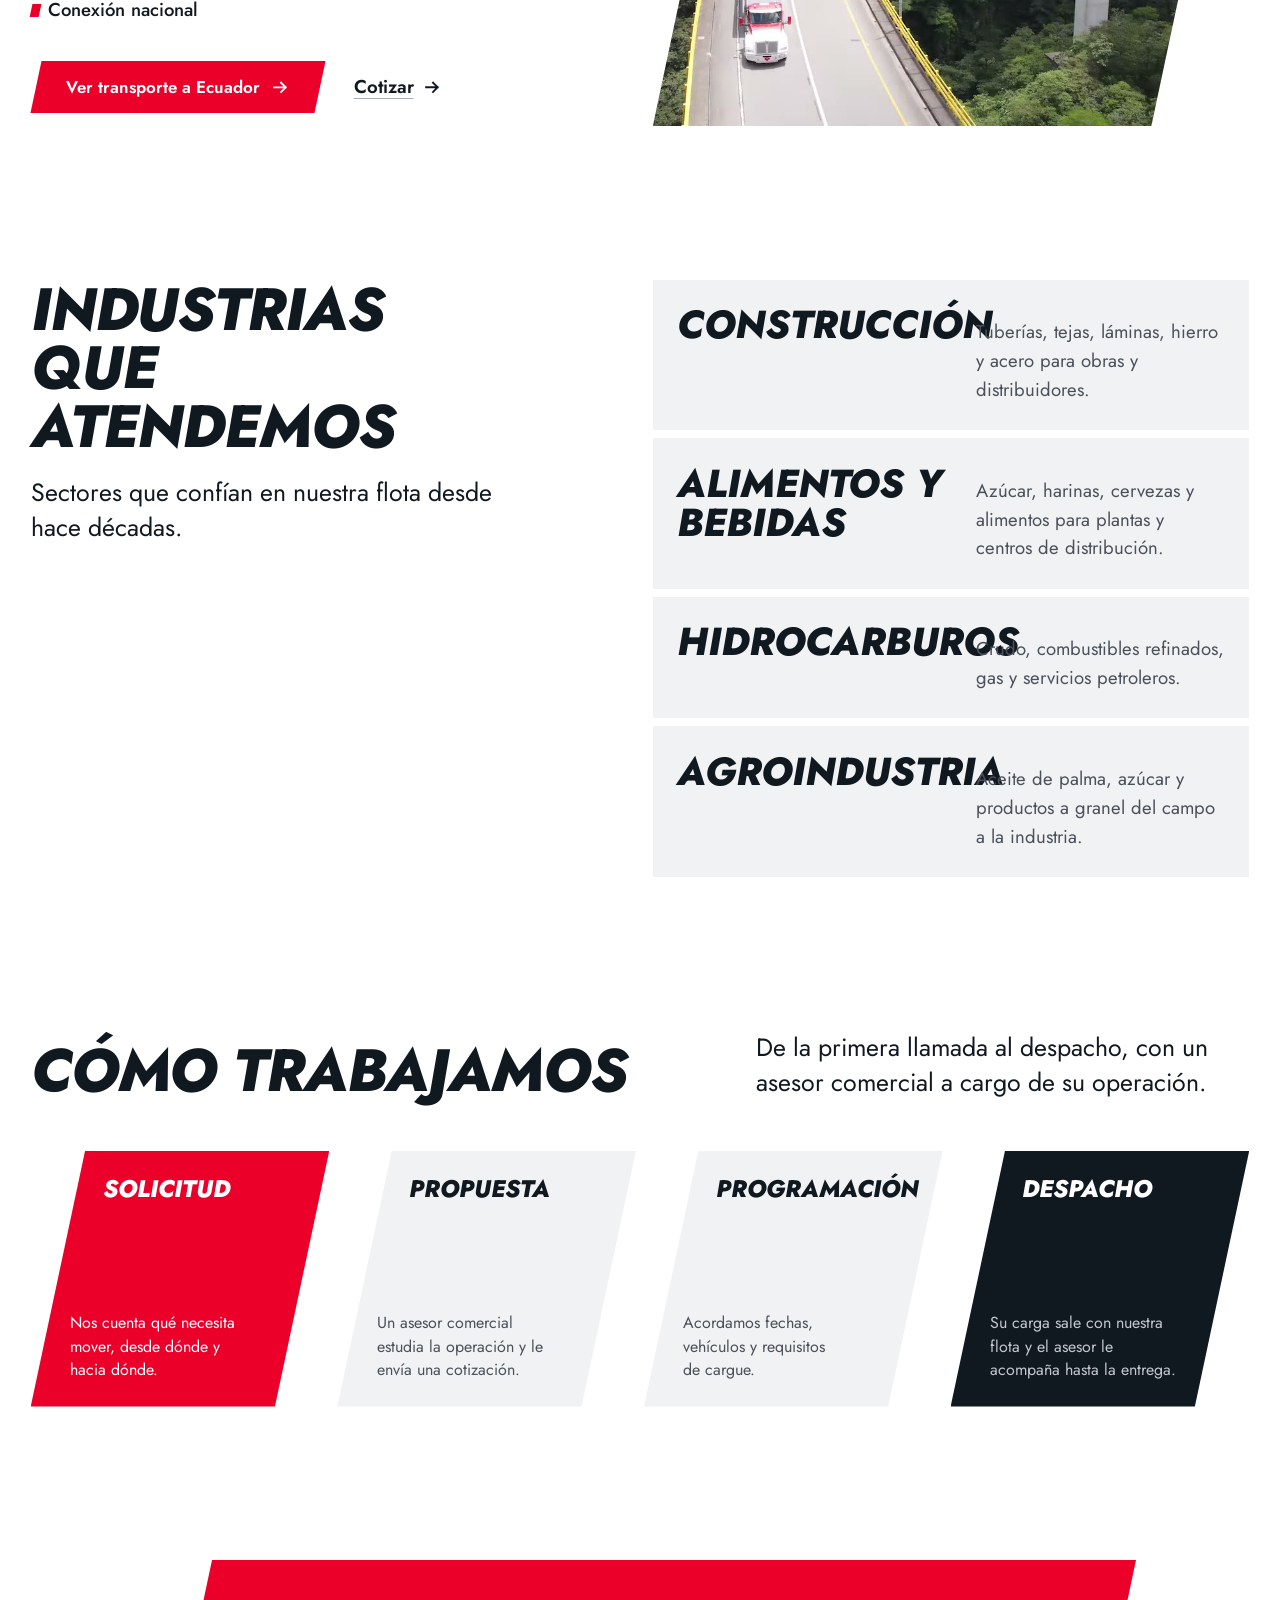
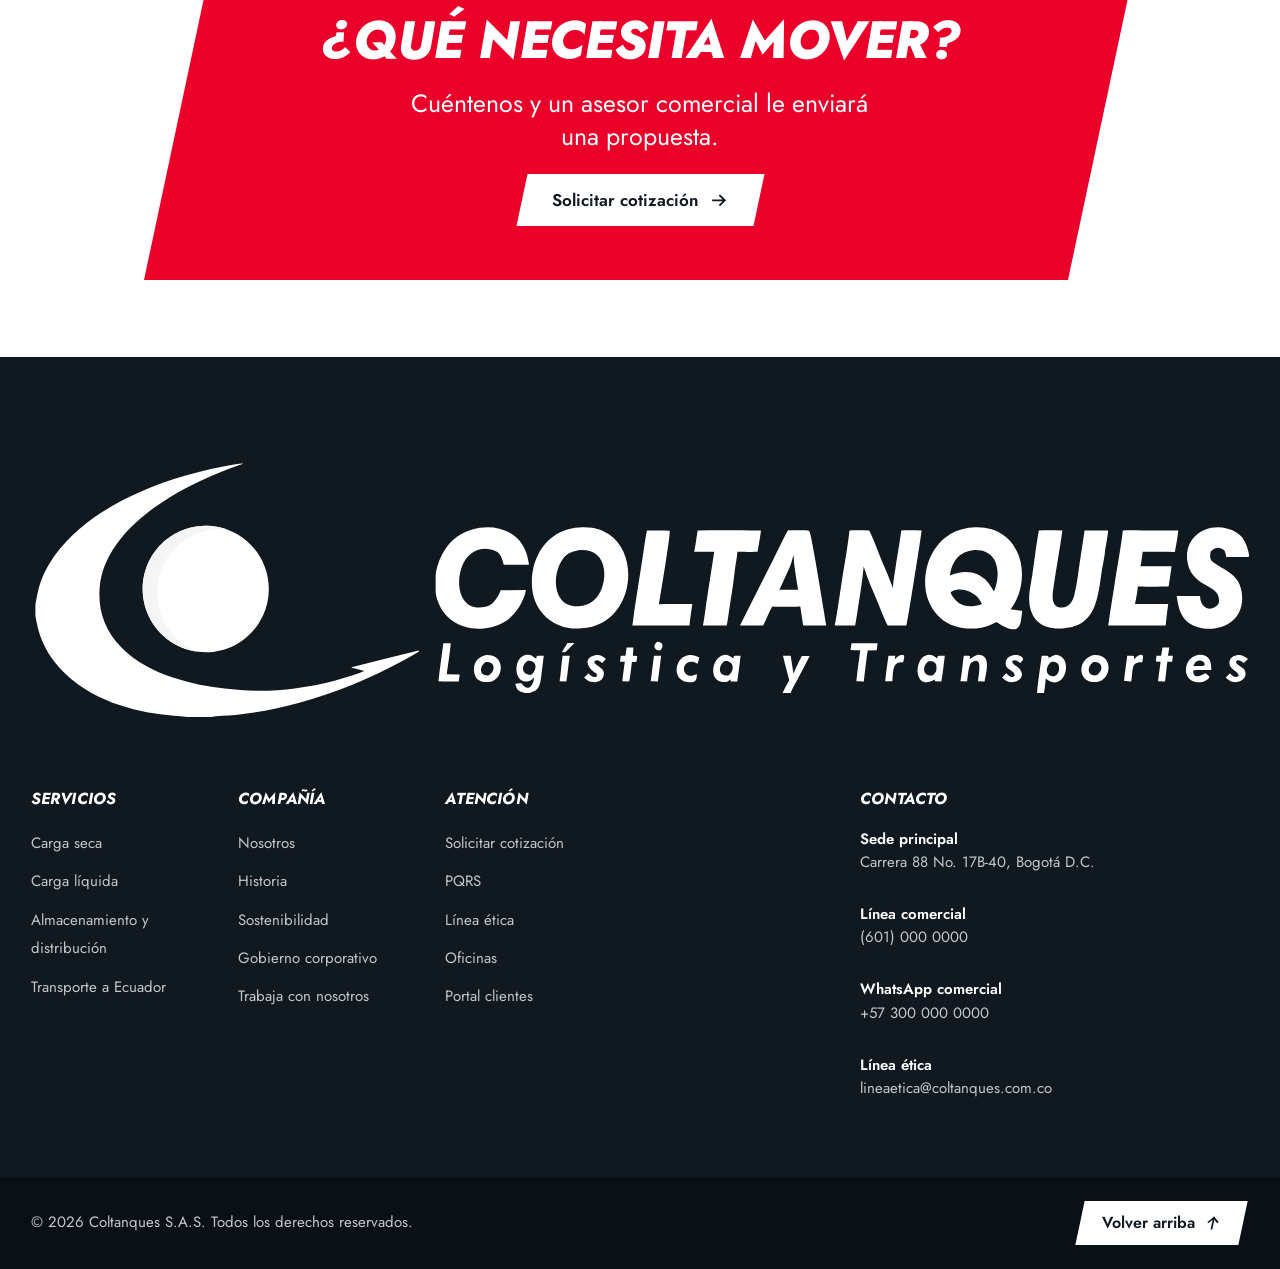
<file: prototipo/servicios.html>
<!doctype html>
<html lang="es-CO">
<head>
<meta charset="utf-8">
<meta name="viewport" content="width=device-width, initial-scale=1">
<title>Servicios de transporte y logística | Coltanques</title>
<meta name="description" content="Carga seca, carga líquida, almacenamiento y distribución, y transporte a Ecuador. Conozca las modalidades y solicite su cotización.">
<meta name="theme-color" content="#ea0029">
<meta property="og:type" content="website">
<meta property="og:site_name" content="Coltanques">
<meta property="og:title" content="Servicios de transporte y logística | Coltanques">
<meta property="og:description" content="Carga seca, carga líquida, almacenamiento y distribución, y transporte a Ecuador. Conozca las modalidades y solicite su cotización.">
<meta property="og:image" content="assets/img/viaducto-poster.jpg">
<meta property="og:locale" content="es_CO">
<link rel="icon" type="image/svg+xml" href="assets/logo/favicon.svg">
<link rel="preconnect" href="https://fonts.googleapis.com">
<link rel="preconnect" href="https://fonts.gstatic.com" crossorigin>
<link rel="stylesheet" href="https://fonts.googleapis.com/css2?family=Jost:ital,wght@0,400..800;1,400..800&display=swap">
<script>document.documentElement.classList.add("js")</script>
<link rel="stylesheet" href="assets/css/site.css">
<script type="application/ld+json">{"@context":"https://schema.org","@type":"Organization","name":"Coltanques S.A.S.","alternateName":"Colombiana de Tanques","foundingDate":"1976","url":"https://www.coltanques.com.co/","logo":"assets/logo/coltanques-horizontal.svg","address":{"@type":"PostalAddress","streetAddress":"Carrera 88 No. 17B-40","addressLocality":"Bogotá","addressCountry":"CO"}}</script>
</head>
<body>
<a class="skip" href="#contenido">Saltar al contenido</a>
<header class="site-header" data-header>
  <div class="frame header-row">
    <a class="brand" href="index.html" aria-label="Coltanques, ir al inicio"><img src="assets/logo/coltanques-horizontal.svg" width="200" height="40" alt="Coltanques Logística y Transportes"></a>
    <nav class="nav" aria-label="Principal">
      <ul>
        <li><a href="servicios.html" aria-current="page">Servicios</a></li>
        <li><a href="index.html#cobertura">Cobertura</a></li>
        <li><a href="nosotros.html">Nosotros</a></li>
        <li><a href="nosotros.html#trabaja">Trabaja con nosotros</a></li>
      </ul>
    </nav>
    <div class="header-actions">
      <a class="nav-portal" href="https://www.coltanques.com.co/"><svg viewBox="0 0 24 24" fill="none" stroke="currentColor" stroke-width="2" aria-hidden="true"><circle cx="12" cy="8" r="4"/><path d="M4 21c1.2-4 4.2-6 8-6s6.8 2 8 6"/></svg>Portal clientes</a>
      <a class="btn btn--sm" href="cotizar.html"><span>Cotizar</span></a>
      <button class="menu-toggle" type="button" aria-expanded="false" aria-controls="menu" data-menu-toggle><span class="bars" aria-hidden="true"></span><span data-label>Menú</span></button>
    </div>
  </div>
</header>
<div class="menu" id="menu" hidden>
  <ul class="menu-main">
    <li style="--i:0"><a href="index.html"><span class="tick" aria-hidden="true"></span>Inicio</a></li>
    <li style="--i:1"><a href="servicios.html"><span class="tick" aria-hidden="true"></span>Servicios</a></li>
    <li style="--i:2"><a href="index.html#cobertura"><span class="tick" aria-hidden="true"></span>Cobertura</a></li>
    <li style="--i:3"><a href="nosotros.html"><span class="tick" aria-hidden="true"></span>Nosotros</a></li>
    <li style="--i:4"><a href="nosotros.html#trabaja"><span class="tick" aria-hidden="true"></span>Trabaja con nosotros</a></li>
  </ul>
  <ul class="menu-sub">
    <li><a href="carga-seca.html">Carga seca</a></li>
    <li><a href="carga-liquida.html">Carga líquida</a></li>
    <li><a href="almacenamiento.html">Almacenamiento y distribución</a></li>
    <li><a href="transporte-ecuador.html">Transporte a Ecuador</a></li>
    <li><a href="https://www.coltanques.com.co/">Portal clientes</a></li>
  </ul>
  <a class="btn" href="cotizar.html"><span>Solicitar cotización</span><svg viewBox="0 0 24 24" fill="none" stroke="currentColor" stroke-width="2.4" stroke-linecap="square" aria-hidden="true"><path d="M4 12h15M13 6l6 6-6 6"/></svg></a>
</div>
<main id="contenido">

<nav class="crumbs frame" aria-label="Ruta de navegación">
  <ol>
    <li><a href="index.html">Inicio</a></li>
    <li><span aria-current="page">Servicios</span></li>
  </ol>
</nav>
<section class="page-head" aria-labelledby="page-title">
  <div class="frame page-head__grid">
    <div class="page-head__text">
      <h1 class="display" id="page-title" data-reveal>Transporte y logística</h1>
      <p class="lead" data-reveal style="--i:1">Cuatro líneas de servicio para mover, guardar y distribuir su carga en Colombia y hacia Ecuador.</p>
      <div class="actions" data-reveal style="--i:2"><a class="btn" href="cotizar.html"><span>Solicitar cotización</span><svg viewBox="0 0 24 24" fill="none" stroke="currentColor" stroke-width="2.4" stroke-linecap="square" aria-hidden="true"><path d="M4 12h15M13 6l6 6-6 6"/></svg></a><a class="link-arrow" href="#lineas">Ver los servicios<svg viewBox="0 0 24 24" fill="none" stroke="currentColor" stroke-width="2.4" stroke-linecap="square" aria-hidden="true"><path d="M4 12h15M13 6l6 6-6 6"/></svg></a></div>
    </div>
    <div class="page-head__media slant-left">
      <div class="under slant-left"></div>
      <div class="over slant-left" data-wipe><video data-hero-video autoplay muted loop playsinline preload="metadata" poster="assets/img/viaducto-curva.jpg" aria-label="Convoy de tractocamiones de Coltanques cruzando un viaducto entre montañas"><source src="assets/video/viaducto.mp4" type="video/mp4"></video></div>
      <button class="video-toggle" type="button" data-video-toggle><svg viewBox="0 0 24 24" fill="currentColor" aria-hidden="true" data-icon-pause><path d="M6 4h4v16H6zM14 4h4v16h-4z"/></svg><svg viewBox="0 0 24 24" fill="currentColor" aria-hidden="true" data-icon-play style="display:none"><path d="M7 4.5v15l12-7.5z"/></svg><span data-label>Pausar video</span></button>
    </div>
  </div>
</section>

<section class="section frame" id="lineas" aria-labelledby="lines-title">
  <div class="section-head">
    <h2 class="head" id="lines-title" data-reveal>Cuatro líneas de servicio</h2>
    <p class="lead" data-reveal style="--i:1">Cada una con sus modalidades. Si no sabe cuál necesita, un asesor le recomienda la adecuada.</p>
  </div>
  <div class="lines" style="margin-top:clamp(3rem,6vw,5rem)">
    <article class="line" aria-labelledby="l-carga-seca">
      <div class="line__media slant" data-wipe><img src="assets/img/viaducto-poster.jpg" alt="Tractocamión de Coltanques con carga seca cruzando un viaducto entre montañas" style="object-position:40% 55%" loading="lazy" width="1280" height="720"></div>
      <div class="line__body">
        <h3 class="line__title" id="l-carga-seca" data-reveal>Carga seca</h3>
        <p class="lead" data-reveal style="--i:1">Insumos, materias primas y productos terminados por carretera: en contenedor, a granel, masiva o en distribución.</p>
        <h4 data-reveal style="--i:2">Modalidades</h4>
        <ul class="chips" data-reveal style="--i:2"><li><span class="tick" aria-hidden="true"></span>Contenedor</li><li><span class="tick" aria-hidden="true"></span>Masivo</li><li><span class="tick" aria-hidden="true"></span>Granel</li><li><span class="tick" aria-hidden="true"></span>Distribución</li><li><span class="tick" aria-hidden="true"></span>Carga extradimensionada</li><li><span class="tick" aria-hidden="true"></span>Servicios petroleros</li><li><span class="tick" aria-hidden="true"></span>Materiales de construcción</li></ul>
        <div class="actions" data-reveal style="--i:3"><a class="btn" href="carga-seca.html"><span>Ver carga seca</span><svg viewBox="0 0 24 24" fill="none" stroke="currentColor" stroke-width="2.4" stroke-linecap="square" aria-hidden="true"><path d="M4 12h15M13 6l6 6-6 6"/></svg></a><a class="link-arrow" href="cotizar.html?servicio=carga-seca">Cotizar<svg viewBox="0 0 24 24" fill="none" stroke="currentColor" stroke-width="2.4" stroke-linecap="square" aria-hidden="true"><path d="M4 12h15M13 6l6 6-6 6"/></svg></a></div>
      </div>
    </article>
    <article class="line" aria-labelledby="l-carga-liquida">
      <div class="line__media slant" data-wipe><img src="assets/img/flota-tripulacion.jpg" alt="Dos conductores de Coltanques junto a sus carrotanques, en duotono rojo" style="object-position:50% 60%" loading="lazy" width="1280" height="720"></div>
      <div class="line__body">
        <h3 class="line__title" id="l-carga-liquida" data-reveal>Carga líquida</h3>
        <p class="lead" data-reveal style="--i:1">Crudo, combustibles y líquidos industriales en carrotanque, desde el campo o la planta hasta su destino.</p>
        <h4 data-reveal style="--i:2">Modalidades</h4>
        <ul class="chips" data-reveal style="--i:2"><li><span class="tick" aria-hidden="true"></span>Líquido negro</li><li><span class="tick" aria-hidden="true"></span>Líquido blanco</li><li><span class="tick" aria-hidden="true"></span>Gas</li></ul>
        <div class="actions" data-reveal style="--i:3"><a class="btn" href="carga-liquida.html"><span>Ver carga líquida</span><svg viewBox="0 0 24 24" fill="none" stroke="currentColor" stroke-width="2.4" stroke-linecap="square" aria-hidden="true"><path d="M4 12h15M13 6l6 6-6 6"/></svg></a><a class="link-arrow" href="cotizar.html?servicio=carga-liquida">Cotizar<svg viewBox="0 0 24 24" fill="none" stroke="currentColor" stroke-width="2.4" stroke-linecap="square" aria-hidden="true"><path d="M4 12h15M13 6l6 6-6 6"/></svg></a></div>
      </div>
    </article>
    <article class="line" aria-labelledby="l-almacenamiento">
      <div class="line__media slant" data-wipe><img src="assets/img/bodega.webp" alt="Operario en un montacargas entre estanterías de una bodega de Coltanques" style="object-position:50% 50%" loading="lazy" width="1280" height="720"></div>
      <div class="line__body">
        <h3 class="line__title" id="l-almacenamiento" data-reveal>Almacenamiento y distribución</h3>
        <p class="lead" data-reveal style="--i:1">Recibimos, descargamos, clasificamos y almacenamos su mercancía en nuestras bodegas, y la despachamos cuando la necesite.</p>
        <h4 data-reveal style="--i:2">Modalidades</h4>
        <ul class="chips" data-reveal style="--i:2"><li><span class="tick" aria-hidden="true"></span>Almacén</li><li><span class="tick" aria-hidden="true"></span>Centro de distribución</li><li><span class="tick" aria-hidden="true"></span>Distribución</li><li><span class="tick" aria-hidden="true"></span>ITR</li><li><span class="tick" aria-hidden="true"></span>Transferencia de contenedores</li></ul>
        <div class="actions" data-reveal style="--i:3"><a class="btn" href="almacenamiento.html"><span>Ver almacenamiento</span><svg viewBox="0 0 24 24" fill="none" stroke="currentColor" stroke-width="2.4" stroke-linecap="square" aria-hidden="true"><path d="M4 12h15M13 6l6 6-6 6"/></svg></a><a class="link-arrow" href="cotizar.html?servicio=almacenamiento">Cotizar<svg viewBox="0 0 24 24" fill="none" stroke="currentColor" stroke-width="2.4" stroke-linecap="square" aria-hidden="true"><path d="M4 12h15M13 6l6 6-6 6"/></svg></a></div>
      </div>
    </article>
    <article class="line" aria-labelledby="l-transporte-ecuador">
      <div class="line__media slant" data-wipe><img src="assets/img/viaducto-curva.jpg" alt="Tractocamiones de Coltanques en un viaducto curvo rodeado de montañas" style="object-position:60% 50%" loading="lazy" width="1280" height="720"></div>
      <div class="line__body">
        <h3 class="line__title" id="l-transporte-ecuador" data-reveal>Transporte a Ecuador</h3>
        <p class="lead" data-reveal style="--i:1">Carga por carretera entre Colombia y Ecuador, con oficina en Ipiales junto al paso de Rumichaca.</p>
        <h4 data-reveal style="--i:2">Modalidades</h4>
        <ul class="chips" data-reveal style="--i:2"><li><span class="tick" aria-hidden="true"></span>Transporte internacional</li><li><span class="tick" aria-hidden="true"></span>Paso de frontera</li><li><span class="tick" aria-hidden="true"></span>Conexión nacional</li></ul>
        <div class="actions" data-reveal style="--i:3"><a class="btn" href="transporte-ecuador.html"><span>Ver transporte a Ecuador</span><svg viewBox="0 0 24 24" fill="none" stroke="currentColor" stroke-width="2.4" stroke-linecap="square" aria-hidden="true"><path d="M4 12h15M13 6l6 6-6 6"/></svg></a><a class="link-arrow" href="cotizar.html?servicio=transporte-ecuador">Cotizar<svg viewBox="0 0 24 24" fill="none" stroke="currentColor" stroke-width="2.4" stroke-linecap="square" aria-hidden="true"><path d="M4 12h15M13 6l6 6-6 6"/></svg></a></div>
      </div>
    </article>
  </div>
</section>

<section class="section frame" aria-labelledby="ind-title">
  <div class="industries">
    <div class="industries__head">
      <h2 class="head" id="ind-title" data-reveal>Industrias que atendemos</h2>
      <p class="lead" data-reveal style="--i:1">Sectores que confían en nuestra flota desde hace décadas.</p>
    </div>
    <ul class="industries__list">
      <li class="industry" data-reveal style="--i:0"><h3>Construcción</h3><p>Tuberías, tejas, láminas, hierro y acero para obras y distribuidores.</p></li>
      <li class="industry" data-reveal style="--i:1"><h3>Alimentos y bebidas</h3><p>Azúcar, harinas, cervezas y alimentos para plantas y centros de distribución.</p></li>
      <li class="industry" data-reveal style="--i:2"><h3>Hidrocarburos</h3><p>Crudo, combustibles refinados, gas y servicios petroleros.</p></li>
      <li class="industry" data-reveal style="--i:3"><h3>Agroindustria</h3><p>Aceite de palma, azúcar y productos a granel del campo a la industria.</p></li>
    </ul>
  </div>
</section>

<section class="section frame" aria-labelledby="how-title">
  <div class="section-head">
    <h2 class="head" id="how-title" data-reveal>Cómo trabajamos</h2>
    <p class="lead" data-reveal style="--i:1">De la primera llamada al despacho, con un asesor comercial a cargo de su operación.</p>
  </div>
  <ol class="steps">
    <li class="step slant slant-pad" data-reveal style="--i:0"><h3>Solicitud</h3><p>Nos cuenta qué necesita mover, desde dónde y hacia dónde.</p></li>
    <li class="step slant slant-pad" data-reveal style="--i:1"><h3>Propuesta</h3><p>Un asesor comercial estudia la operación y le envía una cotización.</p></li>
    <li class="step slant slant-pad" data-reveal style="--i:2"><h3>Programación</h3><p>Acordamos fechas, vehículos y requisitos de cargue.</p></li>
    <li class="step slant slant-pad" data-reveal style="--i:3"><h3>Despacho</h3><p>Su carga sale con nuestra flota y el asesor le acompaña hasta la entrega.</p></li>
  </ol>
</section>

</main>
<section class="cta-band frame" aria-labelledby="cta-title">
  <div class="cta-band__block">
    <h2 id="cta-title">¿Qué necesita mover?</h2>
    <p>Cuéntenos y un asesor comercial le enviará una propuesta.</p>
    <a class="btn btn--paper" href="cotizar.html"><span>Solicitar cotización</span><svg viewBox="0 0 24 24" fill="none" stroke="currentColor" stroke-width="2.4" stroke-linecap="square" aria-hidden="true"><path d="M4 12h15M13 6l6 6-6 6"/></svg></a>
  </div>
</section>
<footer class="site-footer">
  <div class="frame">
    <a class="footer-mark" href="index.html" aria-label="Coltanques, ir al inicio"><img src="assets/logo/coltanques-horizontal-negativo.svg" width="688" height="149" alt="Coltanques Logística y Transportes" loading="lazy"></a>
    <div class="footer-cols">
      <div class="footer-col">
        <h2>Servicios</h2>
        <ul><li><a href="carga-seca.html">Carga seca</a></li><li><a href="carga-liquida.html">Carga líquida</a></li><li><a href="almacenamiento.html">Almacenamiento y distribución</a></li><li><a href="transporte-ecuador.html">Transporte a Ecuador</a></li></ul>
      </div>
      <div class="footer-col">
        <h2>Compañía</h2>
        <ul>
          <li><a href="nosotros.html">Nosotros</a></li>
          <li><a href="nosotros.html#historia">Historia</a></li>
          <li><a href="nosotros.html#sostenibilidad">Sostenibilidad</a></li>
          <li><a href="nosotros.html#gobierno-corporativo">Gobierno corporativo</a></li>
          <li><a href="nosotros.html#trabaja">Trabaja con nosotros</a></li>
        </ul>
      </div>
      <div class="footer-col">
        <h2>Atención</h2>
        <ul>
          <li><a href="cotizar.html">Solicitar cotización</a></li>
          <li><a href="https://www.coltanques.com.co/pqrs-page">PQRS</a></li>
          <li><a href="https://www.coltanques.com.co/ethics-line">Línea ética</a></li>
          <li><a href="https://www.coltanques.com.co/offices">Oficinas</a></li>
          <li><a href="https://www.coltanques.com.co/">Portal clientes</a></li>
        </ul>
      </div>
      <div class="footer-col footer-col--contact">
        <h2>Contacto</h2>
        <address>
          <p><strong>Sede principal</strong>Carrera 88 No. 17B-40, Bogotá D.C.</p>
          <p><strong>Línea comercial</strong><a href="tel:+576010000000">(601) 000 0000</a></p>
          <p><strong>WhatsApp comercial</strong><a href="cotizar.html#canales">+57 300 000 0000</a></p>
          <p><strong>Línea ética</strong><a href="mailto:lineaetica@coltanques.com.co">lineaetica@coltanques.com.co</a></p>
        </address>
      </div>
    </div>
  </div>
  <div class="footer-base">
    <div class="frame footer-base__row">
      <p>© <span data-year>2026</span> Coltanques S.A.S. Todos los derechos reservados.</p>
      <button class="btn btn--sm" type="button" data-top><span>Volver arriba</span><svg viewBox="0 0 24 24" fill="none" stroke="currentColor" stroke-width="2.4" stroke-linecap="square" aria-hidden="true"><path d="M4 12h15M13 6l6 6-6 6"/></svg></button>
    </div>
  </div>
</footer>
<script src="assets/js/site.js" defer></script>
</body>
</html>
</file>
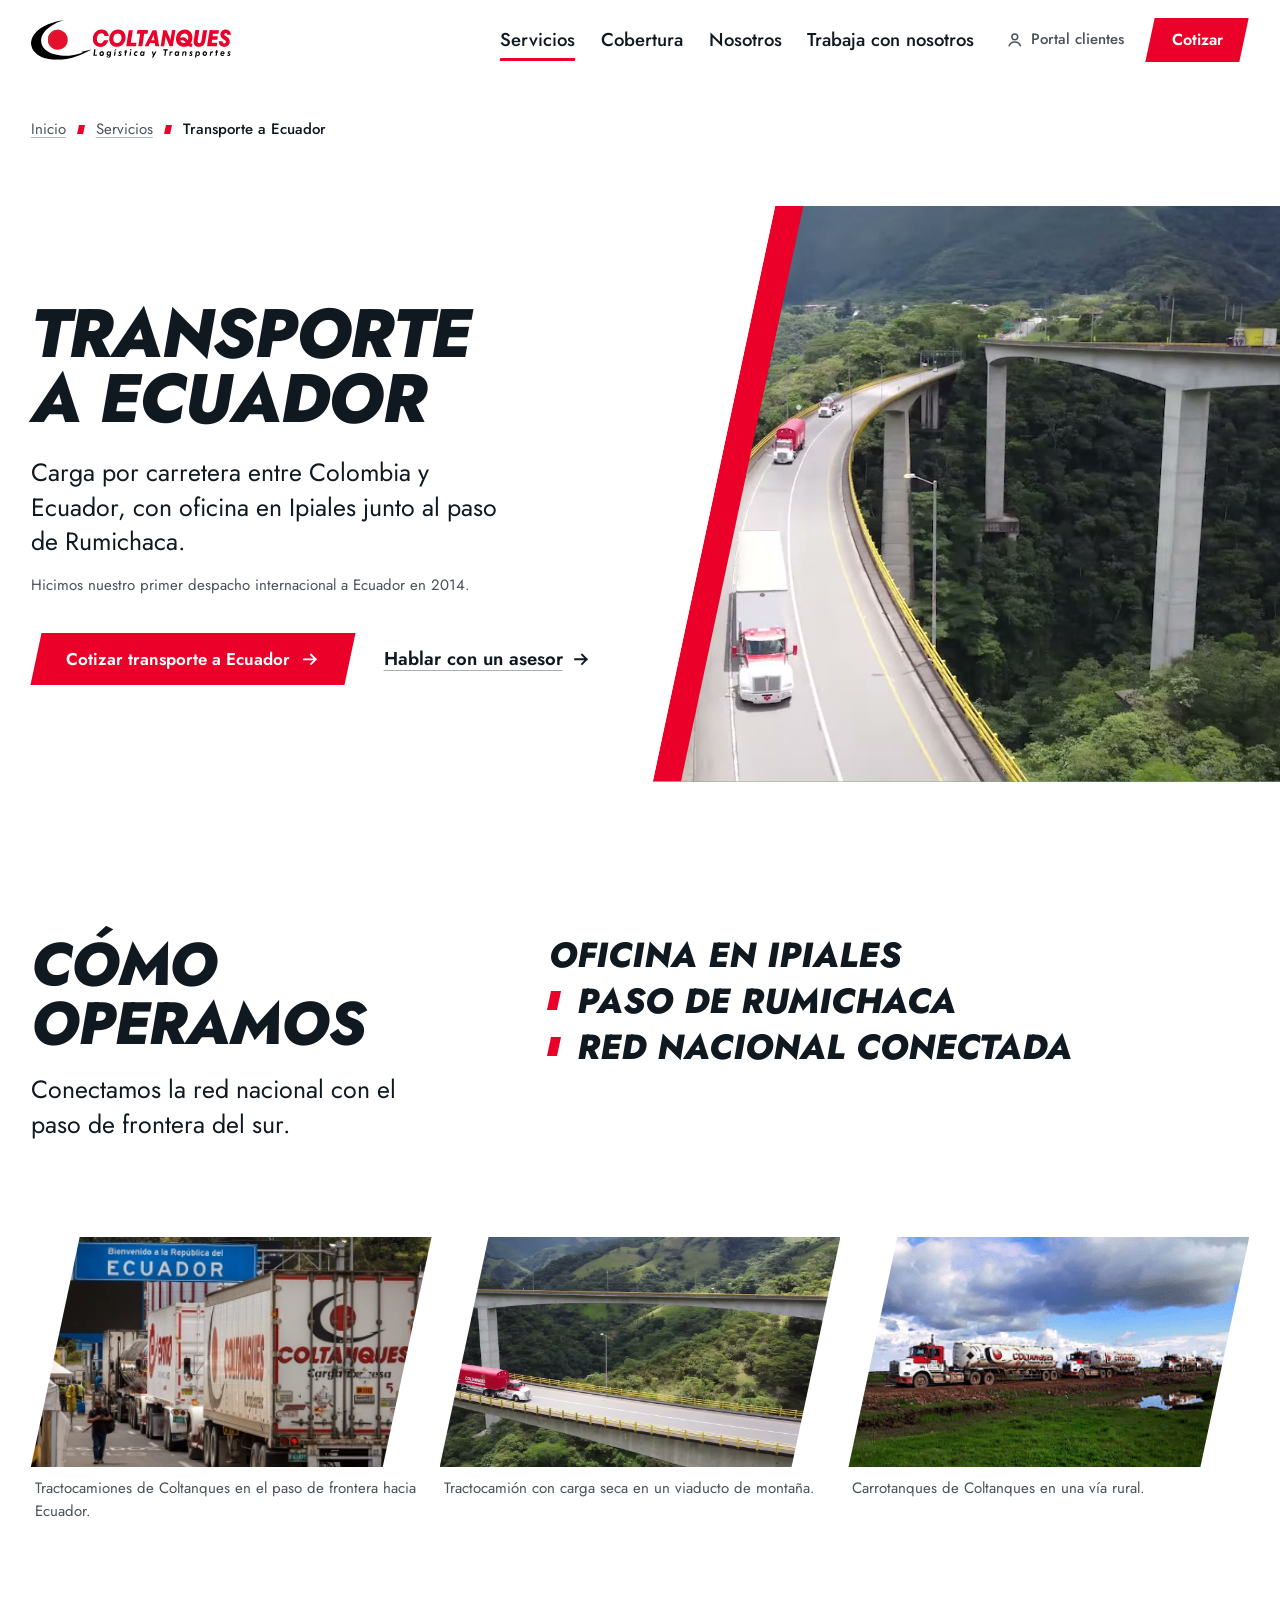
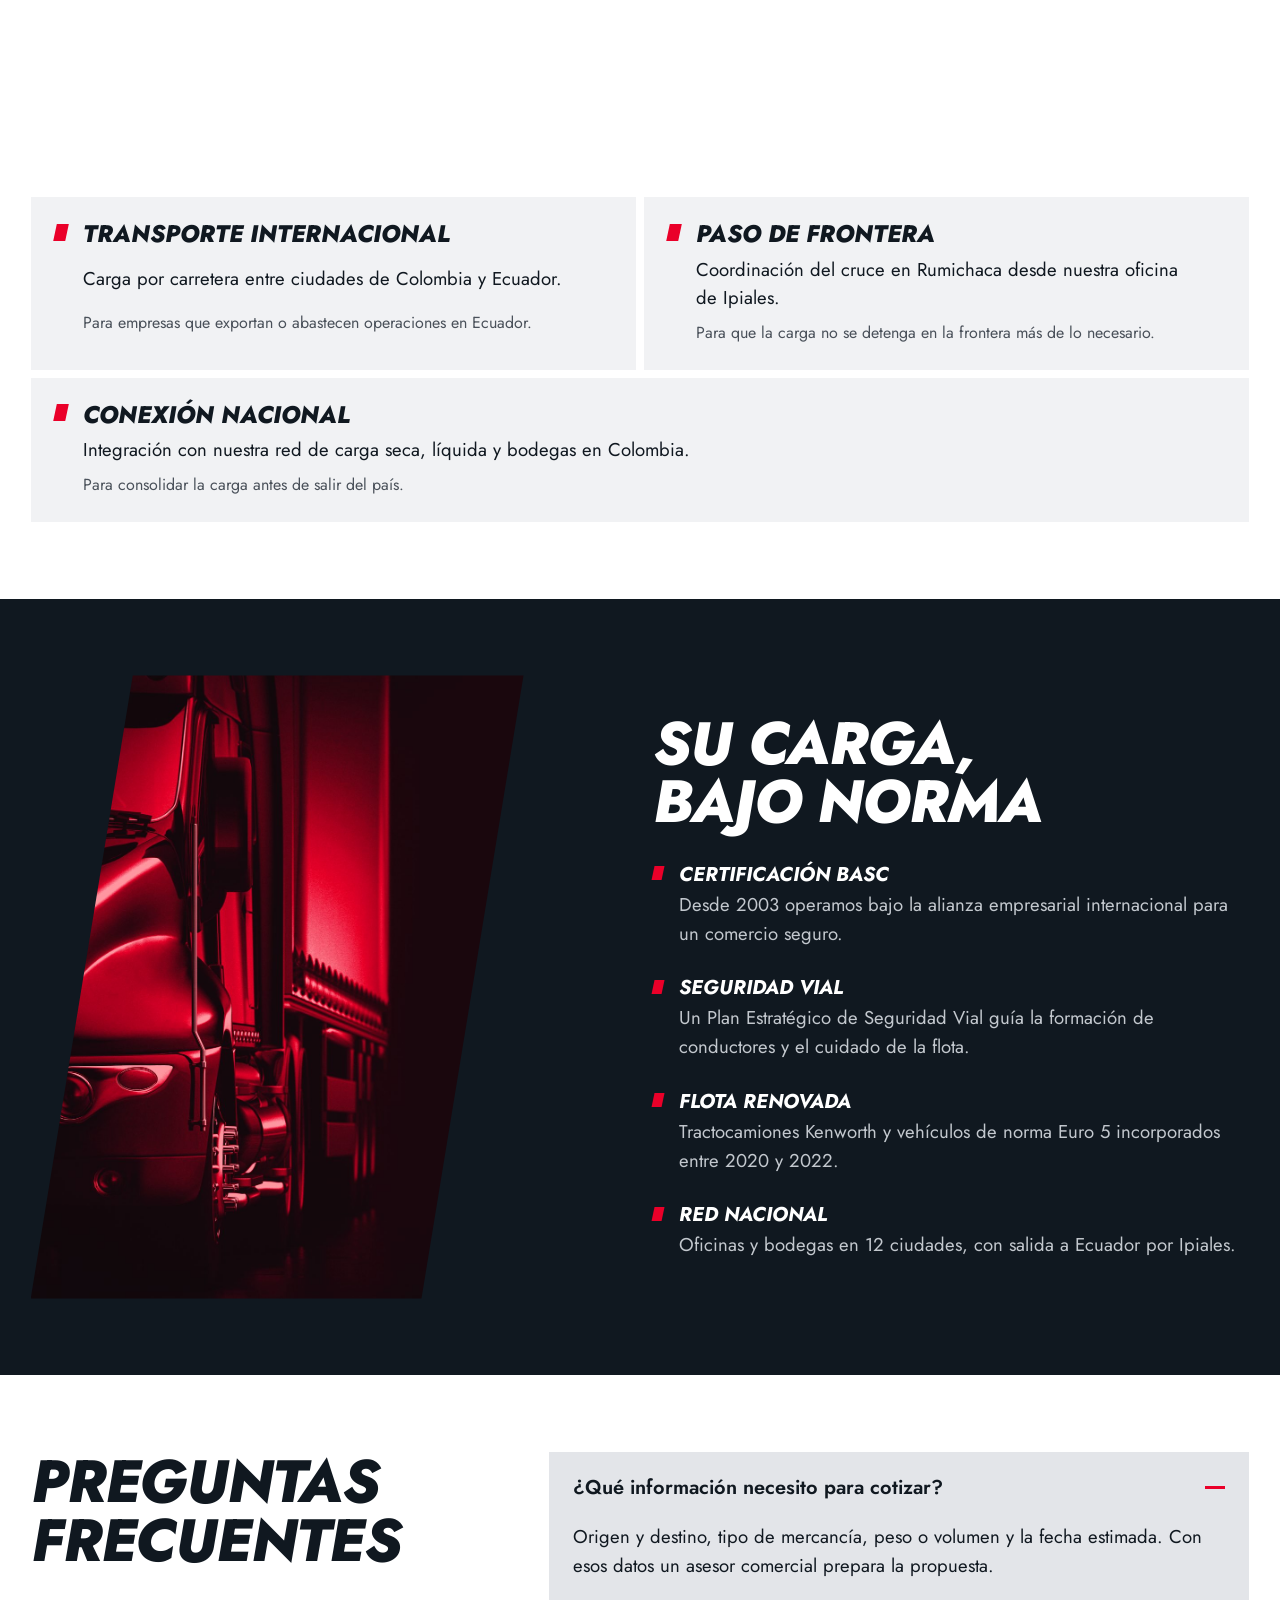
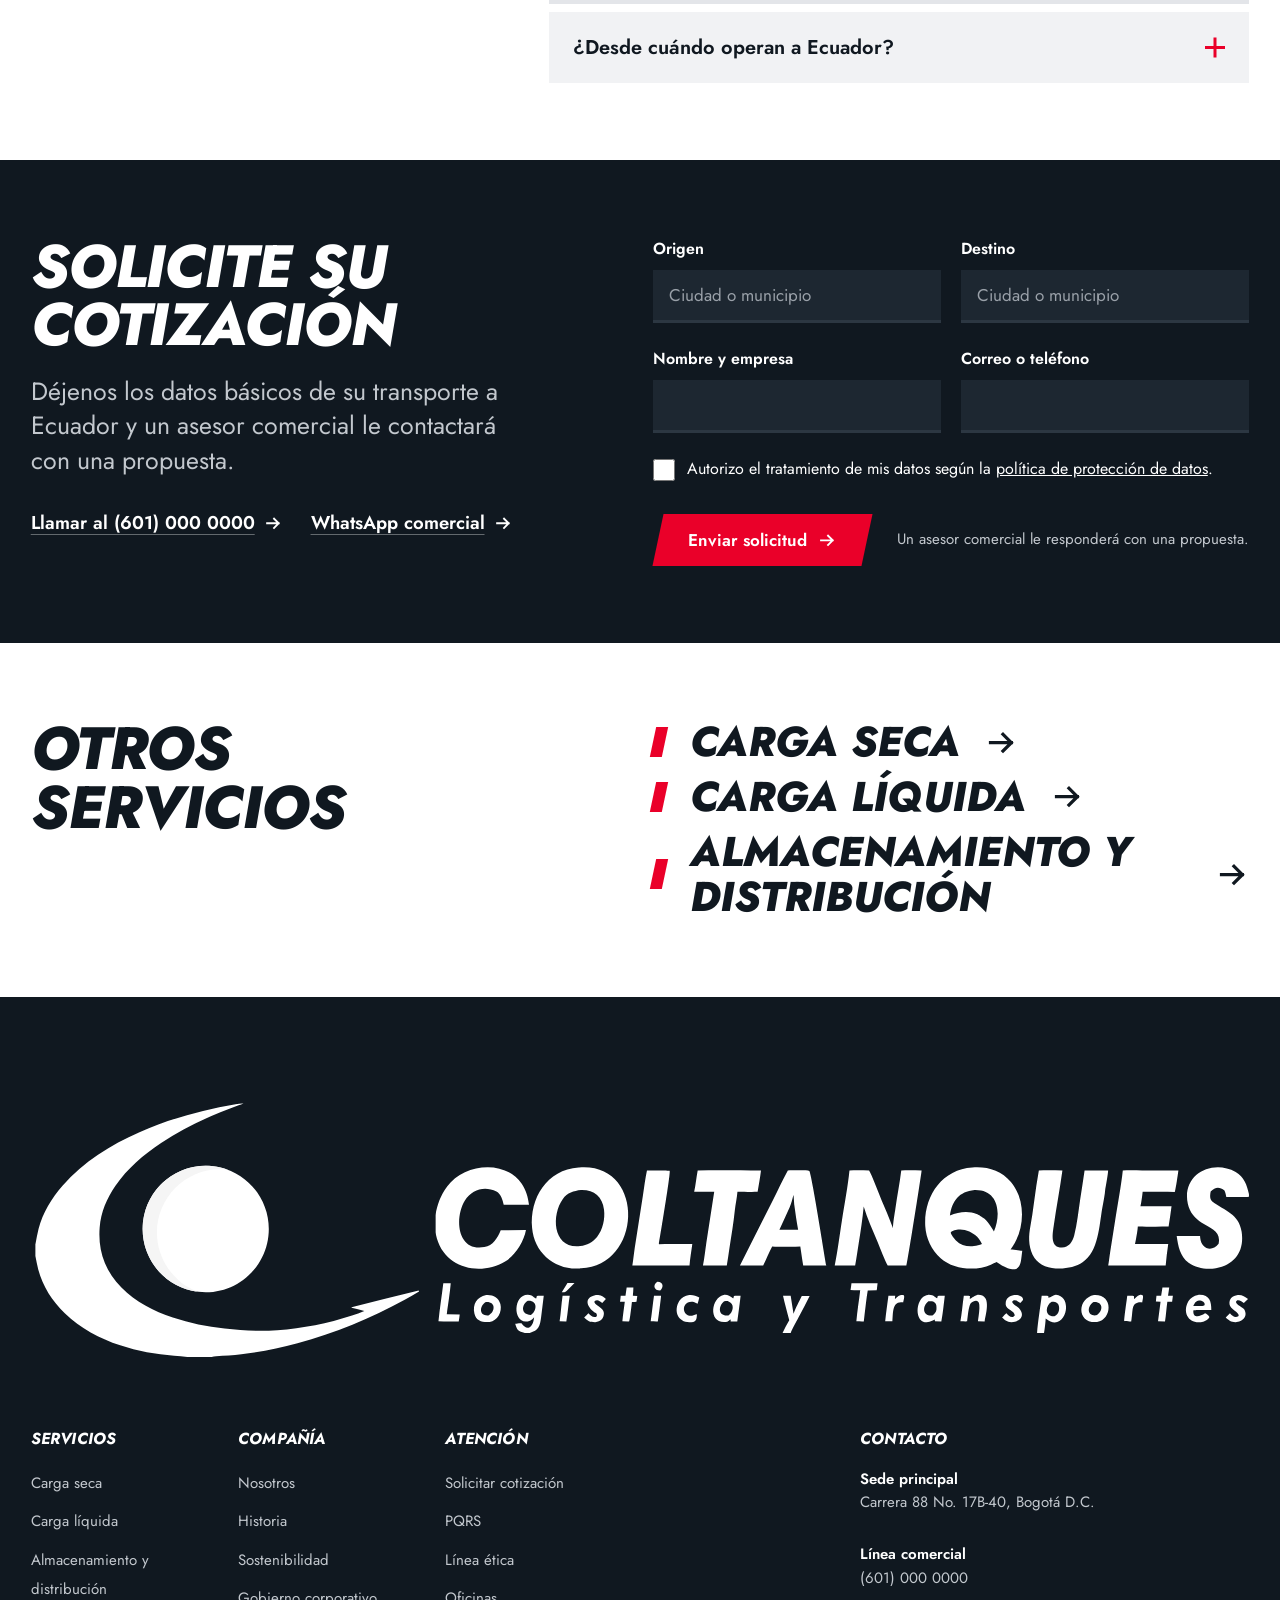
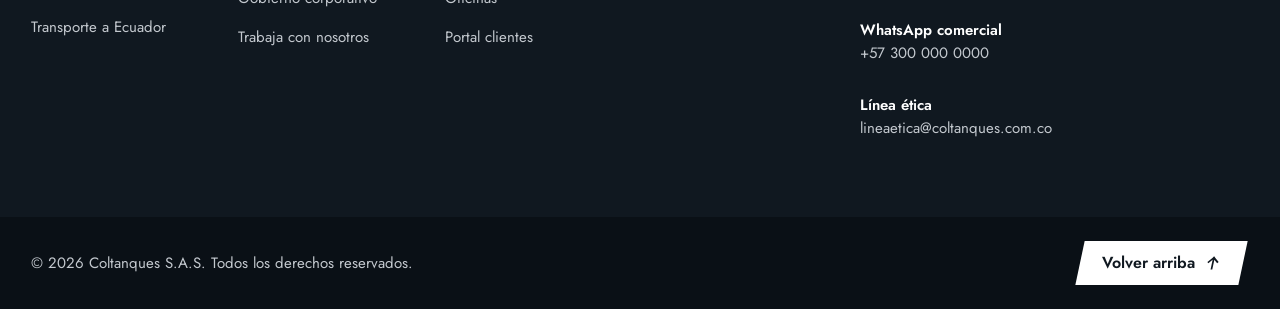
<file: prototipo/transporte-ecuador.html>
<!doctype html>
<html lang="es-CO">
<head>
<meta charset="utf-8">
<meta name="viewport" content="width=device-width, initial-scale=1">
<title>Transporte a Ecuador | Coltanques</title>
<meta name="description" content="Carga por carretera entre Colombia y Ecuador, con oficina en Ipiales junto al paso de Rumichaca. Solicite su cotización de transporte a Ecuador con Coltanques.">
<meta name="theme-color" content="#ea0029">
<meta property="og:type" content="website">
<meta property="og:site_name" content="Coltanques">
<meta property="og:title" content="Transporte a Ecuador | Coltanques">
<meta property="og:description" content="Carga por carretera entre Colombia y Ecuador, con oficina en Ipiales junto al paso de Rumichaca. Solicite su cotización de transporte a Ecuador con Coltanques.">
<meta property="og:image" content="assets/img/viaducto-poster.jpg">
<meta property="og:locale" content="es_CO">
<link rel="icon" type="image/svg+xml" href="assets/logo/favicon.svg">
<link rel="preconnect" href="https://fonts.googleapis.com">
<link rel="preconnect" href="https://fonts.gstatic.com" crossorigin>
<link rel="stylesheet" href="https://fonts.googleapis.com/css2?family=Jost:ital,wght@0,400..800;1,400..800&display=swap">
<script>document.documentElement.classList.add("js")</script>
<link rel="stylesheet" href="assets/css/site.css">
<script type="application/ld+json">{"@context":"https://schema.org","@type":"Organization","name":"Coltanques S.A.S.","alternateName":"Colombiana de Tanques","foundingDate":"1976","url":"https://www.coltanques.com.co/","logo":"assets/logo/coltanques-horizontal.svg","address":{"@type":"PostalAddress","streetAddress":"Carrera 88 No. 17B-40","addressLocality":"Bogotá","addressCountry":"CO"}}</script>
</head>
<body>
<a class="skip" href="#contenido">Saltar al contenido</a>
<header class="site-header" data-header>
  <div class="frame header-row">
    <a class="brand" href="index.html" aria-label="Coltanques, ir al inicio"><img src="assets/logo/coltanques-horizontal.svg" width="200" height="40" alt="Coltanques Logística y Transportes"></a>
    <nav class="nav" aria-label="Principal">
      <ul>
        <li><a href="servicios.html" aria-current="page">Servicios</a></li>
        <li><a href="index.html#cobertura">Cobertura</a></li>
        <li><a href="nosotros.html">Nosotros</a></li>
        <li><a href="nosotros.html#trabaja">Trabaja con nosotros</a></li>
      </ul>
    </nav>
    <div class="header-actions">
      <a class="nav-portal" href="https://www.coltanques.com.co/"><svg viewBox="0 0 24 24" fill="none" stroke="currentColor" stroke-width="2" aria-hidden="true"><circle cx="12" cy="8" r="4"/><path d="M4 21c1.2-4 4.2-6 8-6s6.8 2 8 6"/></svg>Portal clientes</a>
      <a class="btn btn--sm" href="cotizar.html"><span>Cotizar</span></a>
      <button class="menu-toggle" type="button" aria-expanded="false" aria-controls="menu" data-menu-toggle><span class="bars" aria-hidden="true"></span><span data-label>Menú</span></button>
    </div>
  </div>
</header>
<div class="menu" id="menu" hidden>
  <ul class="menu-main">
    <li style="--i:0"><a href="index.html"><span class="tick" aria-hidden="true"></span>Inicio</a></li>
    <li style="--i:1"><a href="servicios.html"><span class="tick" aria-hidden="true"></span>Servicios</a></li>
    <li style="--i:2"><a href="index.html#cobertura"><span class="tick" aria-hidden="true"></span>Cobertura</a></li>
    <li style="--i:3"><a href="nosotros.html"><span class="tick" aria-hidden="true"></span>Nosotros</a></li>
    <li style="--i:4"><a href="nosotros.html#trabaja"><span class="tick" aria-hidden="true"></span>Trabaja con nosotros</a></li>
  </ul>
  <ul class="menu-sub">
    <li><a href="carga-seca.html">Carga seca</a></li>
    <li><a href="carga-liquida.html">Carga líquida</a></li>
    <li><a href="almacenamiento.html">Almacenamiento y distribución</a></li>
    <li><a href="transporte-ecuador.html">Transporte a Ecuador</a></li>
    <li><a href="https://www.coltanques.com.co/">Portal clientes</a></li>
  </ul>
  <a class="btn" href="cotizar.html"><span>Solicitar cotización</span><svg viewBox="0 0 24 24" fill="none" stroke="currentColor" stroke-width="2.4" stroke-linecap="square" aria-hidden="true"><path d="M4 12h15M13 6l6 6-6 6"/></svg></a>
</div>
<main id="contenido">

<nav class="crumbs frame" aria-label="Ruta de navegación">
  <ol>
    <li><a href="index.html">Inicio</a></li>
    <li><a href="servicios.html">Servicios</a></li>
    <li><span aria-current="page">Transporte a Ecuador</span></li>
  </ol>
</nav>
<section class="page-head" aria-labelledby="page-title">
  <div class="frame page-head__grid">
    <div class="page-head__text">
      <h1 class="display" id="page-title" data-reveal>Transporte a Ecuador</h1>
      <p class="lead" data-reveal style="--i:1">Carga por carretera entre Colombia y Ecuador, con oficina en Ipiales junto al paso de Rumichaca.</p>
      <p class="small muted" data-reveal style="--i:1;margin-top:1rem">Hicimos nuestro primer despacho internacional a Ecuador en 2014.</p>
      <div class="actions" data-reveal style="--i:2"><a class="btn" href="#cotizar"><span>Cotizar transporte a Ecuador</span><svg viewBox="0 0 24 24" fill="none" stroke="currentColor" stroke-width="2.4" stroke-linecap="square" aria-hidden="true"><path d="M4 12h15M13 6l6 6-6 6"/></svg></a><a class="link-arrow" href="cotizar.html#canales">Hablar con un asesor<svg viewBox="0 0 24 24" fill="none" stroke="currentColor" stroke-width="2.4" stroke-linecap="square" aria-hidden="true"><path d="M4 12h15M13 6l6 6-6 6"/></svg></a></div>
    </div>
    <div class="page-head__media slant-left">
      <div class="under slant-left"></div>
      <div class="over slant-left" data-wipe><img src="assets/img/viaducto-curva.jpg" alt="Tractocamiones de Coltanques en un viaducto curvo rodeado de montañas" style="object-position:60% 50%" width="1280" height="720"></div>
    </div>
  </div>
</section>

<section class="section frame" aria-labelledby="goods-title">
  <div class="goods">
    <div class="goods__head">
      <h2 class="head" id="goods-title" data-reveal>Cómo operamos</h2>
      <p class="lead" data-reveal style="--i:1;margin-top:1.25rem">Conectamos la red nacional con el paso de frontera del sur.</p>
    </div>
    <ul class="goods__list" data-reveal style="--i:1"><li>Oficina en Ipiales</li><li>Paso de Rumichaca</li><li>Red nacional conectada</li></ul>
    <div class="strip">
      <figure data-reveal style="--i:0"><div class="frame-img slant"><img src="assets/img/historia/2010-2020_9.webp" alt="Tractocamiones de Coltanques en el paso de frontera hacia Ecuador" width="370" height="250" loading="lazy"></div><figcaption>Tractocamiones de Coltanques en el paso de frontera hacia Ecuador.</figcaption></figure>
      <figure data-reveal style="--i:1"><div class="frame-img slant"><img src="assets/img/viaducto-poster.jpg" alt="Tractocamión con carga seca en un viaducto de montaña" width="1280" height="720" loading="lazy"></div><figcaption>Tractocamión con carga seca en un viaducto de montaña.</figcaption></figure>
      <figure data-reveal style="--i:2"><div class="frame-img slant"><img src="assets/img/historia/2010-2020_1.webp" alt="Carrotanques de Coltanques en una vía rural" width="370" height="250" loading="lazy"></div><figcaption>Carrotanques de Coltanques en una vía rural.</figcaption></figure>
    </div>
  </div>
</section>

<section class="section frame" aria-labelledby="modes-title">
  <div class="modes">
    <div class="modes__head">
      <h2 class="head" id="modes-title" data-reveal>Modalidades</h2>
      <p class="lead" data-reveal style="--i:1">Elija la que se ajusta a su operación. Si no está seguro, el asesor le recomienda una.</p>
    </div>
    <ul class="modes__list">
      <li class="mode" data-reveal style="--i:0"><span class="tick" aria-hidden="true"></span><h3>Transporte internacional</h3><p>Carga por carretera entre ciudades de Colombia y Ecuador.</p><p class="when">Para empresas que exportan o abastecen operaciones en Ecuador.</p></li>
      <li class="mode" data-reveal style="--i:1"><span class="tick" aria-hidden="true"></span><h3>Paso de frontera</h3><p>Coordinación del cruce en Rumichaca desde nuestra oficina de Ipiales.</p><p class="when">Para que la carga no se detenga en la frontera más de lo necesario.</p></li>
      <li class="mode" data-reveal style="--i:0"><span class="tick" aria-hidden="true"></span><h3>Conexión nacional</h3><p>Integración con nuestra red de carga seca, líquida y bodegas en Colombia.</p><p class="when">Para consolidar la carga antes de salir del país.</p></li>
    </ul>
  </div>
</section>

<section class="section field-ink" aria-labelledby="assure-title">
  <div class="frame assure">
    <div class="assure__photo slant" data-wipe><img src="assets/img/tractocamion-frente-rojo.jpg" alt="Frente de un tractocamión en penumbra, en duotono rojo" width="1800" height="1391" loading="lazy" style="object-position:20% 50%"></div>
    <div class="assure__body">
      <h2 class="head" id="assure-title" data-reveal>Su carga, bajo norma</h2>
      <ul class="assure__list">
        <li data-reveal style="--i:0"><span class="tick" aria-hidden="true"></span><b>Certificación BASC</b><p>Desde 2003 operamos bajo la alianza empresarial internacional para un comercio seguro.</p></li>
        <li data-reveal style="--i:1"><span class="tick" aria-hidden="true"></span><b>Seguridad vial</b><p>Un Plan Estratégico de Seguridad Vial guía la formación de conductores y el cuidado de la flota.</p></li>
        <li data-reveal style="--i:2"><span class="tick" aria-hidden="true"></span><b>Flota renovada</b><p>Tractocamiones Kenworth y vehículos de norma Euro 5 incorporados entre 2020 y 2022.</p></li>
        <li data-reveal style="--i:3"><span class="tick" aria-hidden="true"></span><b>Red nacional</b><p>Oficinas y bodegas en 12 ciudades, con salida a Ecuador por Ipiales.</p></li>
      </ul>
    </div>
  </div>
</section>

<section class="section frame" aria-labelledby="faq-title">
  <div class="faq">
    <div class="faq__head"><h2 class="head" id="faq-title" data-reveal>Preguntas frecuentes</h2></div>
    <div class="faq__list">
      <details data-reveal style="--i:0" open><summary>¿Qué información necesito para cotizar?<span class="plus" aria-hidden="true"></span></summary><p>Origen y destino, tipo de mercancía, peso o volumen y la fecha estimada. Con esos datos un asesor comercial prepara la propuesta.</p></details>
      <details data-reveal style="--i:1"><summary>¿Desde cuándo operan a Ecuador?<span class="plus" aria-hidden="true"></span></summary><p>Desde 2014, cuando hicimos nuestro primer despacho internacional.</p></details>
    </div>
  </div>
</section>

<section class="section field-ink" id="cotizar" aria-labelledby="closer-title">
  <div class="frame closer">
    <div class="closer__head">
      <h2 class="head" id="closer-title">Solicite su cotización</h2>
      <p class="lead">Déjenos los datos básicos de su transporte a Ecuador y un asesor comercial le contactará con una propuesta.</p>
      <div class="actions"><a class="link-arrow" href="tel:+576010000000">Llamar al (601) 000 0000<svg viewBox="0 0 24 24" fill="none" stroke="currentColor" stroke-width="2.4" stroke-linecap="square" aria-hidden="true"><path d="M4 12h15M13 6l6 6-6 6"/></svg></a><a class="link-arrow" href="cotizar.html#canales">WhatsApp comercial<svg viewBox="0 0 24 24" fill="none" stroke="currentColor" stroke-width="2.4" stroke-linecap="square" aria-hidden="true"><path d="M4 12h15M13 6l6 6-6 6"/></svg></a></div>
    </div>
    <div class="closer__form">
      <form class="form" data-quote-form novalidate>
        <input type="radio" name="servicio" value="transporte-ecuador" data-label="transporte a ecuador" checked hidden>
        
      <div>
        <label for="c-origen">Origen</label>
        <input class="input" id="c-origen" name="origen" required autocomplete="address-level2" placeholder="Ciudad o municipio" aria-describedby="err-c-origen" data-msg="Escriba la ciudad de origen.">
        <p class="error" id="err-c-origen"></p>
      </div>
      <div>
        <label for="c-destino">Destino</label>
        <input class="input" id="c-destino" name="destino" required placeholder="Ciudad o municipio" aria-describedby="err-c-destino" data-msg="Escriba la ciudad de destino.">
        <p class="error" id="err-c-destino"></p>
      </div>
      
      <div>
        <label for="c-nombre">Nombre y empresa</label>
        <input class="input" id="c-nombre" name="nombre" required autocomplete="name" aria-describedby="err-c-nombre" data-msg="Escriba su nombre y el de su empresa.">
        <p class="error" id="err-c-nombre"></p>
      </div>
      <div>
        <label for="c-contacto">Correo o teléfono</label>
        <input class="input" id="c-contacto" name="contacto" required autocomplete="email" aria-describedby="err-c-contacto" data-msg="Escriba un correo o un teléfono para responderle.">
        <p class="error" id="err-c-contacto"></p>
      </div>
      
      <div class="full">
        <label class="check"><input type="checkbox" name="autoriza" required aria-describedby="err-c-autoriza"><span>Autorizo el tratamiento de mis datos según la <a href="https://www.coltanques.com.co/privacepolicy">política de protección de datos</a>.</span></label>
        <p class="error" id="err-c-autoriza"></p>
      </div>
      <div class="full form-foot">
        <button class="btn" type="submit"><span>Enviar solicitud</span><svg viewBox="0 0 24 24" fill="none" stroke="currentColor" stroke-width="2.4" stroke-linecap="square" aria-hidden="true"><path d="M4 12h15M13 6l6 6-6 6"/></svg></button>
        <p class="form-note">Un asesor comercial le responderá con una propuesta.</p>
      </div>
      </form>
      
    <div class="form-done" data-form-done role="status">
      <h3>Solicitud recibida</h3>
      <p>Gracias. Un asesor comercial de <span data-done-svc>Coltanques</span> le contactará para preparar su propuesta.</p>
      <p class="small">Prototipo: este formulario todavía no envía datos.</p>
    </div>
    </div>
  </div>
</section>

<section class="section frame" aria-labelledby="sib-title">
  <div class="siblings">
    <h2 class="head" id="sib-title" data-reveal>Otros servicios</h2>
    <ul>
      <li data-reveal style="--i:0"><a class="sibling" href="carga-seca.html"><span class="tick" aria-hidden="true"></span>Carga seca<svg viewBox="0 0 24 24" fill="none" stroke="currentColor" stroke-width="2.4" stroke-linecap="square" aria-hidden="true"><path d="M4 12h15M13 6l6 6-6 6"/></svg></a></li>
      <li data-reveal style="--i:1"><a class="sibling" href="carga-liquida.html"><span class="tick" aria-hidden="true"></span>Carga líquida<svg viewBox="0 0 24 24" fill="none" stroke="currentColor" stroke-width="2.4" stroke-linecap="square" aria-hidden="true"><path d="M4 12h15M13 6l6 6-6 6"/></svg></a></li>
      <li data-reveal style="--i:2"><a class="sibling" href="almacenamiento.html"><span class="tick" aria-hidden="true"></span>Almacenamiento y distribución<svg viewBox="0 0 24 24" fill="none" stroke="currentColor" stroke-width="2.4" stroke-linecap="square" aria-hidden="true"><path d="M4 12h15M13 6l6 6-6 6"/></svg></a></li>
    </ul>
  </div>
</section>

</main>
<footer class="site-footer">
  <div class="frame">
    <a class="footer-mark" href="index.html" aria-label="Coltanques, ir al inicio"><img src="assets/logo/coltanques-horizontal-negativo.svg" width="688" height="149" alt="Coltanques Logística y Transportes" loading="lazy"></a>
    <div class="footer-cols">
      <div class="footer-col">
        <h2>Servicios</h2>
        <ul><li><a href="carga-seca.html">Carga seca</a></li><li><a href="carga-liquida.html">Carga líquida</a></li><li><a href="almacenamiento.html">Almacenamiento y distribución</a></li><li><a href="transporte-ecuador.html">Transporte a Ecuador</a></li></ul>
      </div>
      <div class="footer-col">
        <h2>Compañía</h2>
        <ul>
          <li><a href="nosotros.html">Nosotros</a></li>
          <li><a href="nosotros.html#historia">Historia</a></li>
          <li><a href="nosotros.html#sostenibilidad">Sostenibilidad</a></li>
          <li><a href="nosotros.html#gobierno-corporativo">Gobierno corporativo</a></li>
          <li><a href="nosotros.html#trabaja">Trabaja con nosotros</a></li>
        </ul>
      </div>
      <div class="footer-col">
        <h2>Atención</h2>
        <ul>
          <li><a href="cotizar.html">Solicitar cotización</a></li>
          <li><a href="https://www.coltanques.com.co/pqrs-page">PQRS</a></li>
          <li><a href="https://www.coltanques.com.co/ethics-line">Línea ética</a></li>
          <li><a href="https://www.coltanques.com.co/offices">Oficinas</a></li>
          <li><a href="https://www.coltanques.com.co/">Portal clientes</a></li>
        </ul>
      </div>
      <div class="footer-col footer-col--contact">
        <h2>Contacto</h2>
        <address>
          <p><strong>Sede principal</strong>Carrera 88 No. 17B-40, Bogotá D.C.</p>
          <p><strong>Línea comercial</strong><a href="tel:+576010000000">(601) 000 0000</a></p>
          <p><strong>WhatsApp comercial</strong><a href="cotizar.html#canales">+57 300 000 0000</a></p>
          <p><strong>Línea ética</strong><a href="mailto:lineaetica@coltanques.com.co">lineaetica@coltanques.com.co</a></p>
        </address>
      </div>
    </div>
  </div>
  <div class="footer-base">
    <div class="frame footer-base__row">
      <p>© <span data-year>2026</span> Coltanques S.A.S. Todos los derechos reservados.</p>
      <button class="btn btn--sm" type="button" data-top><span>Volver arriba</span><svg viewBox="0 0 24 24" fill="none" stroke="currentColor" stroke-width="2.4" stroke-linecap="square" aria-hidden="true"><path d="M4 12h15M13 6l6 6-6 6"/></svg></button>
    </div>
  </div>
</footer>
<script src="assets/js/site.js" defer></script>
</body>
</html>
</file>
<file: prototipo/assets/css/site.css>
/* Coltanques — prototipo del sitio público
   Motivo único: la inclinación de 12° del logotipo y los cortes diagonales del manual de marca.
   Se usa en fotos, botones, viñetas, mosaicos y bandas. Esquinas rectas en todo lo demás. */

/* ---------- tokens ---------- */
:root {
  --paper: #ffffff;
  --tone: #f1f2f4;
  --tone-2: #e3e5e9;
  --ink: #101820;            /* Pantone Black 6C */
  --muted: #4a515a;
  --red: #ea0029;            /* Pantone 185C */
  --red-deep: #ce0e2d;       /* Pantone 186C */
  --on-dark: #ffffff;
  --on-dark-muted: #c3c8ce;
  --on-red-muted: #ffffff;

  --font: "Jost", "Futura", "Century Gothic", "Avenir Next", sans-serif;

  --step-small: 0.9375rem;                                   /* 15px */
  --step-body: clamp(1.0625rem, 1rem + 0.2vw, 1.1875rem);    /* 17–19px */
  --step-lead: clamp(1.25rem, 1.08rem + 0.6vw, 1.625rem);    /* 20–26px */
  --step-head: clamp(2.125rem, 1.25rem + 3.1vw, 4.25rem);    /* 34–68px */
  --step-display: clamp(2.625rem, 1rem + 4.6vw, 5.75rem);    /* 42–92px */

  --tan: 0.2126;             /* tan(12°): el ángulo del logotipo */
  --margin: clamp(1rem, 2.4vw, 2.5rem);
  --gutter: clamp(1rem, 2vw, 2rem);
  --section: clamp(6rem, 12vw, 12rem);
  --header-h: 5rem;

  --ease-out: cubic-bezier(0.22, 1, 0.36, 1);
  --ease-expo: cubic-bezier(0.16, 1, 0.3, 1);
  --ease-in-out: cubic-bezier(0.76, 0, 0.24, 1);
  --ease-soft: cubic-bezier(0.33, 1, 0.68, 1);
}

/* ---------- reset ---------- */
*, *::before, *::after { box-sizing: border-box; }
html { -webkit-text-size-adjust: 100%; text-size-adjust: 100%; scroll-padding-top: calc(var(--header-h) + 1rem); }
body {
  margin: 0; background: var(--paper); color: var(--ink);
  font-family: var(--font); font-size: var(--step-body); font-weight: 400; line-height: 1.55;
  -webkit-font-smoothing: antialiased; text-rendering: optimizeLegibility; font-kerning: normal;
}
h1, h2, h3, h4, p, figure, blockquote, ul, ol, dl, dd { margin: 0; }
ul, ol { padding: 0; list-style: none; }
img, video, svg { display: block; max-width: 100%; }
img, video { height: auto; }
button, input, select, textarea { font: inherit; color: inherit; }
button { background: none; border: 0; padding: 0; cursor: pointer; }
a { color: inherit; }
p { max-width: 64ch; text-wrap: pretty; }
p + p { margin-top: 0.85em; }
strong { font-weight: 600; }

::selection { background: var(--red); color: var(--paper); }
:focus-visible { outline: 3px solid var(--red); outline-offset: 3px; }
.on-red :focus-visible, .field-red :focus-visible { outline-color: var(--paper); }
html { scrollbar-color: var(--ink) var(--tone); }
input, textarea { caret-color: var(--red); }

.skip { position: absolute; left: var(--margin); top: -4rem; z-index: 100; padding: 0.75rem 1.25rem; background: var(--ink); color: var(--paper); text-decoration: none; font-weight: 600; }
.skip:focus { top: 0.75rem; }
.sr-only { position: absolute; width: 1px; height: 1px; overflow: hidden; clip-path: inset(50%); white-space: nowrap; }

/* ---------- type ---------- */
.display, .head, .h3 { font-weight: 800; font-style: italic; text-transform: uppercase; text-wrap: balance; }
.display { font-size: var(--step-display); line-height: 0.94; letter-spacing: -0.02em; }
.head { font-size: var(--step-head); line-height: 0.98; letter-spacing: -0.018em; }
.h3 { font-size: var(--step-lead); line-height: 1.1; letter-spacing: -0.005em; }
.lead { font-size: var(--step-lead); line-height: 1.38; max-width: 36ch; font-weight: 400; }
.small { font-size: var(--step-small); line-height: 1.5; }
.muted { color: var(--muted); }
.nums { font-variant-numeric: tabular-nums lining-nums; }

/* ---------- frame ---------- */
.frame { width: 100%; max-width: 1760px; margin-inline: auto; padding-inline: var(--margin); }
.grid { display: grid; grid-template-columns: repeat(12, minmax(0, 1fr)); column-gap: var(--gutter); }
.section { padding-block: calc(var(--section) / 2); }
.field-red { background: var(--red); color: var(--paper); }
.field-ink { background: var(--ink); color: var(--on-dark); }
.field-tone { background: var(--tone); }

/* ---------- motif ---------- */
/* paralelogramo inclinado: --h es la altura de la caja, el corte sale de tan(12°) */
.slant { --cut: calc(var(--h, 100%) * var(--tan)); clip-path: polygon(var(--cut) 0, 100% 0, calc(100% - var(--cut)) 100%, 0 100%); }
.slant-left { --cut: calc(var(--h, 100%) * var(--tan)); clip-path: polygon(var(--cut) 0, 100% 0, 100% 100%, 0 100%); }
.slant-pad { padding: clamp(1.25rem, 2vw, 1.75rem); }
.slant-pad > :first-child { padding-left: calc(var(--cut) * 0.85); padding-right: calc(var(--cut) * 0.15); }
.slant-pad > :last-child { padding-right: calc(var(--cut) * 0.85); padding-left: calc(var(--cut) * 0.25); }
.slant-pad > :not(:first-child):not(:last-child) { padding-inline: calc(var(--cut) * 0.45); }
.tick { display: inline-block; flex: none; width: 0.5em; height: 0.72em; background: currentColor; transform: skewX(-12deg); vertical-align: -0.04em; }

/* ---------- buttons ---------- */
.btn {
  --btn-bg: var(--red); --btn-bg-hover: var(--red-deep); --btn-fg: var(--paper);
  display: inline-flex; align-items: center; justify-content: center; gap: 0.6em;
  min-height: 3.25rem; padding: 0 1.9rem; margin-inline: 0.35rem;
  background: var(--btn-bg); color: var(--btn-fg); font-weight: 600; font-size: 1.0625rem; line-height: 1.1; text-decoration: none; white-space: nowrap;
  transform: skewX(-12deg);
  transition: transform 140ms var(--ease-out), background-color 180ms ease;
}
.btn > * { transform: skewX(12deg); }
.btn:active { transform: skewX(-12deg) scale(0.97); }
.btn:focus-visible { outline: 3px solid var(--ink); outline-offset: 3px; }
.field-red .btn:focus-visible, .field-ink .btn:focus-visible, .site-footer .btn:focus-visible, .panel .btn:focus-visible { outline-color: var(--paper); }
.btn svg { width: 1.1em; height: 1.1em; transition: transform 220ms var(--ease-out); }
.btn--ink { --btn-bg: var(--ink); --btn-bg-hover: #2a333d; }
.btn--paper { --btn-bg: var(--paper); --btn-bg-hover: var(--tone); --btn-fg: var(--ink); }
.btn--sm { min-height: 2.75rem; padding: 0 1.35rem; font-size: 1rem; }
@media (hover: hover) and (pointer: fine) {
  .btn:hover { background: var(--btn-bg-hover); }
  .btn:hover svg { transform: skewX(12deg) translateX(3px); }
}

.link-arrow { display: inline-flex; align-items: center; gap: 0.5em; font-weight: 600; text-decoration: underline; text-decoration-thickness: 0.08em; text-underline-offset: 0.25em; text-decoration-color: color-mix(in srgb, currentColor 35%, transparent); transition: text-decoration-color 180ms ease; }
.link-arrow svg { width: 1em; height: 1em; transition: transform 220ms var(--ease-out); }
@media (hover: hover) and (pointer: fine) {
  .link-arrow:hover { text-decoration-color: currentColor; }
  .link-arrow:hover svg { transform: translateX(3px); }
}
.actions { display: flex; flex-wrap: wrap; align-items: center; gap: 1rem 1.75rem; }

/* ---------- header ---------- */
.site-header { position: sticky; top: 0; z-index: 50; background: var(--paper); transition: box-shadow 240ms ease; }
.site-header.is-compact { box-shadow: 0 6px 24px -12px rgb(16 24 32 / 0.28); } /* taste-skill-ignore: barra fija que flota sobre el contenido */
.header-row { display: flex; align-items: center; gap: 2rem; height: var(--header-h); transition: height 240ms var(--ease-out); }
.site-header.is-compact .header-row { height: 4rem; }
.brand { flex: none; display: block; padding-block: 0.25rem; }
.brand img { width: 200px; height: auto; transition: width 240ms var(--ease-out); }
.site-header.is-compact .brand img { width: 172px; }
.nav { margin-left: auto; }
.nav ul { display: flex; gap: clamp(1.25rem, 2vw, 2.25rem); }
.nav a { position: relative; display: block; padding-block: 0.5rem; font-weight: 500; text-decoration: none; }
.nav a::after { content: ""; position: absolute; left: 0; right: 0; bottom: 0.1rem; height: 3px; background: var(--red); transform: skewX(-12deg) scaleX(0); transform-origin: left; transition: transform 240ms var(--ease-out); }
.nav a[aria-current="page"]::after { transform: skewX(-12deg) scaleX(1); }
@media (hover: hover) and (pointer: fine) { .nav a:hover::after { transform: skewX(-12deg) scaleX(1); } }
.header-actions { display: flex; align-items: center; gap: 1.25rem; }
.nav-portal { font-weight: 500; font-size: var(--step-small); text-decoration: none; color: var(--muted); display: inline-flex; gap: 0.45rem; align-items: center; }
.nav-portal svg { width: 1.1rem; height: 1.1rem; }
@media (hover: hover) and (pointer: fine) { .nav-portal:hover { color: var(--ink); } }
.menu-toggle { display: none; align-items: center; gap: 0.6rem; min-height: 2.75rem; padding: 0 0.25rem; font-weight: 600; }
.menu-toggle .bars { position: relative; width: 1.5rem; height: 0.875rem; }
.menu-toggle .bars::before, .menu-toggle .bars::after { content: ""; position: absolute; left: 0; right: 0; height: 3px; background: currentColor; transform: skewX(-12deg); transition: transform 240ms var(--ease-out), top 240ms var(--ease-out); }
.menu-toggle .bars::before { top: 0; }
.menu-toggle .bars::after { top: calc(100% - 3px); }
.menu-toggle[aria-expanded="true"] .bars::before { top: calc(50% - 1.5px); transform: rotate(45deg); }
.menu-toggle[aria-expanded="true"] .bars::after { top: calc(50% - 1.5px); transform: rotate(-45deg); }

.menu { position: fixed; inset: var(--header-h) 0 0 0; z-index: 49; background: var(--ink); color: var(--on-dark); overflow-y: auto; padding: 2rem var(--margin) 3rem; display: flex; flex-direction: column; gap: 2.5rem; }
.menu[hidden] { display: none; }
.menu ul { display: grid; gap: 0.25rem; }
.menu a { text-decoration: none; }
.menu .menu-main a { display: flex; align-items: center; gap: 0.6em; font-size: clamp(2rem, 9vw, 3rem); font-weight: 800; font-style: italic; text-transform: uppercase; line-height: 1.15; }
.menu .menu-main a .tick { color: var(--red); width: 0.32em; }
.menu .menu-sub { display: grid; gap: 0.9rem; color: var(--on-dark-muted); }
.menu .menu-sub a { font-size: 1.125rem; }
.menu .btn { align-self: flex-start; }
@media (prefers-reduced-motion: no-preference) {
  .menu:not([hidden]) { animation: menu-in 320ms var(--ease-out); }
  .menu:not([hidden]) .menu-main li { animation: rise-in 420ms var(--ease-out) both; animation-delay: calc(var(--i, 0) * 50ms + 60ms); }
}
@keyframes menu-in { from { clip-path: inset(0 0 100% 0); } to { clip-path: inset(0); } }
@keyframes rise-in { from { opacity: 0; transform: translateY(14px); } to { opacity: 1; transform: none; } }

@media (max-width: 68rem) {
  .nav, .nav-portal { display: none; }
  .header-actions { margin-left: auto; gap: 0.75rem; }
  .menu-toggle { display: inline-flex; }
  :root { --header-h: 4.25rem; }
  .brand img, .site-header.is-compact .brand img { width: 160px; }
  .site-header.is-compact .header-row { height: var(--header-h); }
}
@media (max-width: 26rem) { .header-actions .btn { display: none; } }

/* ---------- breadcrumb ---------- */
.crumbs { padding-top: clamp(1.5rem, 3vw, 2.5rem); }
.crumbs ol { display: flex; flex-wrap: wrap; gap: 0.35rem 0.75rem; font-size: var(--step-small); color: var(--muted); }
.crumbs li { display: inline-flex; align-items: center; gap: 0.75rem; }
.crumbs li + li::before { content: ""; width: 0.4em; height: 0.62em; background: var(--red); transform: skewX(-12deg); }
.crumbs a { text-decoration: underline; text-underline-offset: 0.2em; text-decoration-color: color-mix(in srgb, currentColor 40%, transparent); }
.crumbs [aria-current] { color: var(--ink); font-weight: 500; }

/* ---------- HOME · hero ---------- */
.hero { position: relative; overflow: hidden; min-height: max(36rem, calc(100svh - var(--header-h))); display: grid; align-items: center; }
.hero__shape { --h: 124svh; position: absolute; top: -12svh; height: 124svh; left: 52%; right: calc(var(--margin) * -1 - 8vw); background: var(--red); }
.hero__media { --h: 124svh; position: absolute; inset: 0 0 0 clamp(1.5rem, 3.4vw, 3.5rem); overflow: hidden; }
.hero__media video, .hero__media img { position: absolute; inset: 0; width: 100%; height: 100%; object-fit: cover; object-position: 30% 50%; }
.hero__content { position: relative; z-index: 2; padding-block: clamp(3rem, 8vh, 6rem); }
.hero__text { max-width: min(40rem, 44vw); }
.hero h1 { font-size: clamp(2.625rem, 1rem + 3.7vw, 5.25rem); }
.hero h1 .red { color: var(--red); }
.hero__lead { margin-top: clamp(1.5rem, 3vh, 2.25rem); font-size: var(--step-lead); line-height: 1.4; max-width: 30ch; }
.hero .actions { margin-top: clamp(2rem, 4.5vh, 3rem); }
.hero .actions .btn { margin-left: 0.4rem; }
.video-toggle { position: absolute; z-index: 3; right: calc(var(--margin) + 0.5rem); bottom: 1.5rem; display: inline-flex; align-items: center; gap: 0.5rem; min-height: 2.75rem; padding: 0 1rem; color: var(--paper); font-size: var(--step-small); font-weight: 600; background: rgb(16 24 32 / 0.72); }
.video-toggle svg { width: 1rem; height: 1rem; }
@media (hover: hover) and (pointer: fine) { .video-toggle:hover { background: var(--ink); } }
.hero__caption { position: absolute; z-index: 3; left: calc(52% + 2.6svh + clamp(1.5rem, 3.4vw, 3.5rem) + 1rem); bottom: 1.5rem; margin: 0; color: var(--paper); font-size: var(--step-small); font-weight: 500; padding: 0.35rem 0.75rem; background: rgb(16 24 32 / 0.72); }

@media (max-width: 56rem) {
  .hero { min-height: auto; align-items: start; }
  .hero__content { order: 1; padding-block: 2.25rem 0; }
  .hero__shape { order: 2; }
  .hero__text { max-width: none; }
  .hero h1 { font-size: clamp(2.375rem, 10.4vw, 3.75rem); }
  .hero__lead { max-width: 32ch; }
  .hero__shape { --h: 92vw; position: relative; top: auto; left: auto; right: auto; height: 92vw; max-height: 34rem; margin: 2.75rem calc(var(--margin) * -1) 0 var(--margin); width: auto; }
  .hero__shape.slant-left { --h: min(92vw, 34rem); }
  .hero__media { --h: min(92vw, 34rem); inset: 0 0 0 1.25rem; }
  .hero__caption { left: calc(var(--margin) + 2rem); bottom: 1rem; }
  .video-toggle { bottom: 1rem; right: 1rem; }
}

/* ---------- HOME · figures (stepped tiles) ---------- */
.figures { position: relative; }
.figures__board { position: relative; display: grid; grid-template-columns: repeat(12, minmax(0, 1fr)); column-gap: 8px; align-items: start; }
.figures__title { grid-column: 7 / 13; max-width: 14ch; grid-row: 1; align-self: start; padding-left: clamp(1rem, 3vw, 3rem); max-width: 16ch; }
.tile { position: relative; display: flex; flex-direction: column; justify-content: space-between; }
.tile__fig { font-size: clamp(3.5rem, 1.6rem + 4.4vw, 6.5rem); font-weight: 800; font-style: italic; line-height: 0.9; letter-spacing: -0.03em; }
.tile__fig small { display: block; margin-top: 0.4rem; font-size: clamp(1.125rem, 0.34em, 2rem); letter-spacing: -0.005em; }
.tile__cap { font-size: var(--step-body); line-height: 1.35; max-width: 22ch; }
.tile--a { --h: min(70svh, 40rem); grid-column: 1 / 7; grid-row: 1 / 3; height: var(--h); background: var(--red); color: var(--paper); }
.tile--b { --h: min(44svh, 25rem); grid-column: 7 / 10; grid-row: 2; height: var(--h); margin-top: 8px; background: var(--ink); color: var(--paper); }
.tile--c { --h: min(34svh, 19rem); grid-column: 10 / 13; grid-row: 2; height: var(--h); margin-top: min(12svh, 6.5rem); background: var(--tone-2); }
.tile--b .tile__fig, .tile--c .tile__fig { font-size: clamp(2.5rem, 1.2rem + 2.6vw, 4.25rem); }
.figures__board { grid-template-rows: min(26svh, 15rem) auto; }
.figures__source { margin-top: 1.25rem; color: var(--muted); font-size: var(--step-small); }
@media (max-width: 56rem) {
  .figures__board { grid-template-columns: 1fr 1fr; grid-template-rows: auto; column-gap: 6px; row-gap: 6px; }
  .figures__title { grid-column: 1 / -1; grid-row: auto; padding: 0 0 1.5rem; max-width: 18ch; }
  .tile--a { --h: 64vw; grid-column: 1 / -1; grid-row: auto; height: var(--h); }
  .tile--b { --h: 52vw; grid-column: 1; grid-row: auto; height: var(--h); margin-top: 0; }
  .tile--c { --h: 52vw; grid-column: 2; grid-row: auto; height: var(--h); margin-top: 2rem; }
  .tile--b .tile__fig, .tile--c .tile__fig { font-size: 9vw; }
  .tile__cap { font-size: 1rem; }
}

/* ---------- HOME · chooser (live thing) ---------- */
.chooser { position: relative; min-height: min(100svh, 62rem); display: grid; grid-template-columns: repeat(12, minmax(0, 1fr)); column-gap: var(--gutter); align-items: end; }
.chooser__stage { position: relative; grid-column: 5 / 13; grid-row: 1; align-self: center; height: min(66svh, 40rem); }
.chooser__block { --h: min(56svh, 34rem); position: absolute; right: 0; bottom: 0; width: 82%; height: var(--h); background: var(--red); transition: background-color 420ms ease; }
.chooser[data-tone="ink"] .chooser__block { background: var(--ink); }
.chooser[data-tone="deep"] .chooser__block { background: var(--red-deep); }
.chooser[data-tone="tone"] .chooser__block { background: var(--tone-2); }
.chooser__photo { --h: min(56svh, 34rem); position: absolute; right: 9%; bottom: 7%; width: 74%; height: var(--h); }
.chooser__photo img { position: absolute; inset: 0; width: 100%; height: 100%; object-fit: cover; opacity: 0; transition: opacity 420ms ease, transform 900ms var(--ease-soft); transform: scale(1.04); }
.chooser__photo img.is-on { opacity: 1; transform: none; }
.chooser__list { grid-column: 1 / 6; grid-row: 1; align-self: center; position: relative; z-index: 2; padding-bottom: 0.5rem; }
.chooser__list h2 { color: var(--muted); font-size: clamp(1.75rem, 1rem + 1.8vw, 2.75rem); line-height: 1.15; font-weight: 800; font-style: italic; text-transform: uppercase; margin-bottom: 0.4rem; }
.chooser__list ul { display: grid; }
.chooser__opt { display: flex; align-items: center; gap: 0.55em; width: 100%; padding-block: 0.1em; text-align: left; font-size: clamp(1.75rem, 1rem + 1.8vw, 2.75rem); line-height: 1.15; font-weight: 800; font-style: italic; text-transform: uppercase; color: var(--muted); transition: color 180ms ease; }
.chooser__opt .tick { width: 0.32em; color: var(--red); transform: skewX(-12deg) scaleY(0); transform-origin: bottom; transition: transform 260ms var(--ease-out); }
.chooser__opt[aria-pressed="true"] { color: var(--ink); }
.chooser__opt[aria-pressed="true"] .tick { transform: skewX(-12deg) scaleY(1); }
@media (hover: hover) and (pointer: fine) { .chooser__opt:hover { color: var(--ink); } }
.chooser__fact { position: absolute; z-index: 2; right: 0; top: 0; width: min(23rem, 46%); background: var(--paper); padding: 1.25rem 1.5rem 1.4rem; }
.chooser__fact h3 { font-size: 1.375rem; font-weight: 700; font-style: italic; text-transform: uppercase; line-height: 1.1; }
.chooser__fact p { margin-top: 0.6rem; font-size: 1rem; line-height: 1.5; }
.chooser__fact .actions { margin-top: 1rem; gap: 0.75rem 1.5rem; font-size: 1rem; }
.chooser__fact [data-fact] { transition: opacity 220ms ease; }
.chooser__fact.is-swapping [data-fact] { opacity: 0; }
@media (max-width: 56rem) {
  .chooser { display: block; min-height: 0; }
  .chooser__stage { height: auto; aspect-ratio: auto; display: grid; }
  .chooser__block { --h: 70vw; position: relative; width: 100%; height: 70vw; grid-area: 1 / 1; }
  .chooser__photo { --h: 62vw; position: relative; grid-area: 1 / 1; right: auto; bottom: auto; width: 86%; height: 62vw; margin: 0 0 0 7%; align-self: center; }
  .chooser__fact { position: relative; width: auto; padding: 1.25rem 0 0; }
  .chooser__list { margin-top: 2rem; }
  .chooser__list ul { display: flex; flex-wrap: wrap; gap: 0.25rem 1.5rem; }
  .chooser__opt { font-size: 1.625rem; white-space: nowrap; width: auto; }
}

/* ---------- HOME · coverage (shaped photo + points) ---------- */
.coverage { display: grid; grid-template-columns: repeat(12, minmax(0, 1fr)); column-gap: var(--gutter); align-items: center; }
.coverage__photo { --h: min(78svh, 46rem); grid-column: 1 / 6; height: var(--h); margin-left: calc(var(--margin) * -1 - 6vw); position: relative; overflow: hidden; }
.coverage__photo img { width: 100%; height: 100%; object-fit: cover; object-position: 60% 50%; }
.coverage__body { grid-column: 7 / 13; }
.coverage__body .lead { margin-top: 1.25rem; }
.points { margin-top: clamp(2.5rem, 4vw, 3.5rem); display: grid; grid-template-columns: repeat(3, minmax(0, 1fr)); gap: 2.25rem 2.25rem; }
.point h3 { display: flex; align-items: center; gap: 0.55rem; font-size: 1.125rem; font-weight: 600; line-height: 1.2; }
.point p { margin-top: 0.4rem; font-size: 1rem; line-height: 1.45; color: var(--muted); }
.points > .point:nth-child(3n+1) .tick { color: var(--red); }
.points > .point:nth-child(3n+2) .tick { color: var(--ink); }
.points > .point:nth-child(3n) .tick { color: var(--red-deep); }
.coverage__more { margin-top: 2.5rem; }
@media (max-width: 64rem) { .points { grid-template-columns: repeat(2, minmax(0, 1fr)); } }
@media (max-width: 56rem) {
  .coverage { display: block; }
  .coverage__photo { --h: 60svh; height: 60svh; max-height: 26rem; width: 88vw; margin-left: calc(var(--margin) * -1); }
  .coverage__body { margin-top: 2.5rem; }
  .points { grid-template-columns: 1fr; gap: 1.5rem; }
  .point h3 { margin-left: -0.05rem; }
}

/* ---------- HOME · about panel ---------- */
.panel-wrap { padding-inline: var(--margin); }
.panel { position: relative; overflow: hidden; max-width: 1760px; margin-inline: auto; min-height: min(92svh, 54rem); background: var(--ink); color: var(--on-dark); display: grid; grid-template-columns: repeat(12, minmax(0, 1fr)); column-gap: var(--gutter); padding: clamp(2rem, 4vw, 3.5rem); }
.panel__title { grid-column: 1 / 8; grid-row: 1; max-width: 13ch; }
.panel__photo { --h: min(56svh, 32rem); grid-column: 1 / 8; grid-row: 2; align-self: end; height: var(--h); margin-bottom: calc(var(--h) * -0.12 - clamp(2rem, 4vw, 3.5rem)); margin-top: 2.5rem; width: min(44vw, 46rem); position: relative; overflow: hidden; }
.panel__photo img { width: 100%; height: 100%; object-fit: cover; }
.panel__text { grid-column: 9 / 13; grid-row: 1 / 3; align-self: center; display: grid; align-content: start; gap: 2.75rem; padding-top: clamp(0.5rem, 2vw, 1.5rem); }
.panel__text h3 { font-size: 1.375rem; font-weight: 700; font-style: italic; text-transform: uppercase; line-height: 1.15; }
.panel__text p { margin-top: 0.6rem; color: var(--on-dark-muted); }
.panel__text .btn { justify-self: start; }
@media (max-width: 56rem) {
  .panel-wrap { padding-inline: 0.625rem; }
  .panel { display: flex; flex-direction: column; min-height: 0; padding: 2rem 1.25rem 0; }
  .panel__photo { order: 3; }
  .panel__text { margin-top: 2rem; gap: 2rem; }
  .panel__photo { --h: 62vw; width: 86vw; height: 62vw; margin: 2.75rem auto calc(62vw * -0.25); }
}

/* ---------- HOME · norms board ---------- */
.board { display: grid; grid-template-columns: repeat(4, minmax(0, 1fr)); gap: 8px; }
.board__tile { --h: clamp(11rem, 15vw, 15rem); height: var(--h); display: flex; flex-direction: column; justify-content: space-between; background: var(--tone); text-decoration: none; transition: background-color 200ms ease; }
.board__tile b { font-size: clamp(1.625rem, 1.2rem + 1vw, 2.125rem); font-weight: 800; font-style: italic; line-height: 1; letter-spacing: -0.01em; }
.board__tile span { font-size: 1rem; line-height: 1.4; color: var(--muted); max-width: 26ch; }
a.board__tile:focus-visible { outline: 3px solid var(--red); outline-offset: 3px; background: var(--tone-2); }
@media (hover: hover) and (pointer: fine) { a.board__tile:hover { background: var(--tone-2); } }
.board__lead { grid-column: span 2; background: var(--red); color: var(--paper); }
.board__lead h2 { font-size: clamp(2rem, 1rem + 2.4vw, 3.25rem); }
.board__lead p { color: var(--on-red-muted); font-size: 1rem; max-width: 34ch; }
@media (max-width: 64rem) { .board { grid-template-columns: repeat(2, minmax(0, 1fr)); } .board__lead { grid-column: 1 / -1; } }
@media (max-width: 36rem) { .board { grid-template-columns: 1fr; } .board__tile { --h: 8.5rem; } .board__lead { --h: 11rem; } }

/* ---------- CTA band (one word is the button) ---------- */
.cta-band { padding-block: clamp(3rem, 6vw, 5rem); }
.cta-band__block { --h: 20rem; --cut: calc(var(--h) * var(--tan)); height: var(--h); max-width: 62rem; margin-inline: auto; display: grid; place-content: center; justify-items: center; gap: 1.25rem; padding-inline: calc(var(--cut) * 0.6 + 1.5rem); background: var(--red); color: var(--paper); text-align: center; clip-path: polygon(var(--cut) 0, 100% 0, calc(100% - var(--cut)) 100%, 0 100%); }
.cta-band__block h2 { font-size: clamp(2rem, 1.2rem + 2.6vw, 3.5rem); font-weight: 800; font-style: italic; text-transform: uppercase; line-height: 1; letter-spacing: -0.015em; }
.cta-band__block p { max-width: 36ch; font-size: var(--step-lead); line-height: 1.35; }
@media (max-width: 40rem) { .cta-band__block { --h: 22rem; padding-inline: calc(var(--cut) * 0.6 + 0.5rem); } .cta-band__block h2 { font-size: 1.75rem; } }

/* ---------- footer ---------- */
.site-footer { background: var(--ink); color: var(--on-dark); padding-top: clamp(4rem, 8vw, 7rem); }
.footer-mark img { width: 100%; height: auto; }
.footer-cols { margin-top: clamp(3rem, 5vw, 4.5rem); display: grid; grid-template-columns: repeat(12, minmax(0, 1fr)); column-gap: var(--gutter); row-gap: 2.5rem; }
.footer-col { grid-column: span 2; }
.footer-col--contact { grid-column: 9 / 13; }
.footer-col h2 { font-size: 1rem; font-weight: 700; font-style: italic; text-transform: uppercase; letter-spacing: 0.01em; margin-bottom: 1rem; color: var(--paper); }
.footer-col ul { display: grid; gap: 0.6rem; }
.footer-col a { font-size: var(--step-small); color: var(--on-dark-muted); text-decoration: none; }
.footer-col a:hover, .footer-col a:focus-visible { color: var(--paper); text-decoration: underline; text-underline-offset: 0.2em; }
.footer-col address { font-style: normal; display: grid; gap: 1rem; font-size: var(--step-small); color: var(--on-dark-muted); }
.footer-col address strong { display: block; color: var(--paper); font-weight: 600; }
.footer-col address a { font-size: inherit; }
.footer-base { margin-top: clamp(3.5rem, 6vw, 5rem); padding-block: 1.5rem; background: #0a1016; }
.footer-base__row { display: flex; justify-content: space-between; align-items: center; gap: 1.5rem; }
.footer-base p { font-size: var(--step-small); color: var(--on-dark-muted); max-width: none; }
.footer-base .btn { --btn-bg: var(--paper); --btn-fg: var(--ink); --btn-bg-hover: var(--tone-2); }
.footer-base .btn svg { transform: rotate(-90deg); }
@media (max-width: 64rem) {
  .footer-col { grid-column: span 6; }
  .footer-col--contact { grid-column: 1 / -1; }
}
@media (max-width: 30rem) { .footer-base__row { flex-direction: column; align-items: flex-start; } }

/* ---------- page head (inner pages) ---------- */
.page-head { position: relative; overflow: hidden; }
.page-head__grid { display: grid; grid-template-columns: repeat(12, minmax(0, 1fr)); column-gap: var(--gutter); align-items: center; min-height: min(78svh, 46rem); padding-block: clamp(2rem, 5vw, 4rem) clamp(3rem, 6vw, 5rem); }
.page-head__text { grid-column: 1 / 7; position: relative; z-index: 2; }
.page-head .display { font-size: clamp(2.5rem, 1rem + 4.1vw, 4.75rem); }
.page-head__text .lead { margin-top: 1.5rem; max-width: 34ch; }
.page-head__text .actions { margin-top: 2.25rem; }
.page-head__media { --h: min(64svh, 38rem); grid-column: 7 / 13; height: var(--h); margin-right: calc(var(--margin) * -1 - 4vw); position: relative; }
.page-head__media img, .page-head__media video { position: absolute; inset: 0; width: 100%; height: 100%; object-fit: cover; }
.page-head__media .video-toggle { right: calc(var(--margin) + 4vw + 0.5rem); bottom: 1rem; }
.page-head__media .under { position: absolute; inset: 0; background: var(--red); }
.page-head__media .over { position: absolute; inset: 0 0 0 clamp(1rem, 2.2vw, 2rem); overflow: hidden; }
@media (max-width: 56rem) {
  .page-head__grid { display: block; min-height: 0; }
  .page-head__media { --h: 72vw; height: 72vw; margin: 2.5rem 0 0; }
  .page-head__media .video-toggle { right: 1rem; }
}

/* ---------- SERVICES hub ---------- */
.lines { display: grid; gap: clamp(5rem, 9vw, 8rem); }
.line { display: grid; grid-template-columns: repeat(12, minmax(0, 1fr)); column-gap: var(--gutter); align-items: center; }
.line__media { --h: clamp(20rem, 36vw, 34rem); grid-column: 1 / 7; height: var(--h); position: relative; overflow: hidden; background: var(--tone); }
.line__media img { width: 100%; height: 100%; object-fit: cover; transition: transform 900ms var(--ease-soft); }
.line__body { grid-column: 8 / 13; }
.line:nth-child(even) .line__media { grid-column: 7 / 13; grid-row: 1; }
.line:nth-child(even) .line__body { grid-column: 1 / 6; grid-row: 1; }
.line__title { font-size: clamp(2rem, 1rem + 2.4vw, 3.25rem); font-weight: 800; font-style: italic; text-transform: uppercase; line-height: 0.98; letter-spacing: -0.015em; text-wrap: balance; }
.line__body .lead { margin-top: 1rem; }
.line__body h4 { margin-top: 2rem; font-size: 1rem; font-weight: 700; font-style: italic; text-transform: uppercase; letter-spacing: 0.01em; }
.chips { margin-top: 0.85rem; display: flex; flex-wrap: wrap; gap: 0.5rem 1.4rem; }
.chips li { display: inline-flex; align-items: center; gap: 0.5rem; font-weight: 500; }
.chips .tick { color: var(--red); }
.line__body .actions { margin-top: 2.25rem; }
@media (hover: hover) and (pointer: fine) { .line:hover .line__media img { transform: scale(1.03); } }
@media (max-width: 56rem) {
  .line { display: block; }
  .line__media { --h: 64vw; height: 64vw; }
  .line__body { margin-top: 1.75rem; }
}

.industries { display: grid; grid-template-columns: repeat(12, minmax(0, 1fr)); column-gap: var(--gutter); row-gap: 3rem; }
.industries__head { grid-column: 1 / 6; }
.industries__head .lead { margin-top: 1.25rem; }
.industries__list { grid-column: 7 / 13; display: grid; gap: 8px; }
.industry { display: grid; grid-template-columns: minmax(0, 1.1fr) minmax(0, 1fr); gap: 1.5rem; padding: 1.6rem 1.5rem; align-items: baseline; background: var(--tone); }
.industry h3 { font-size: clamp(1.75rem, 1rem + 1.8vw, 2.75rem); font-weight: 800; font-style: italic; text-transform: uppercase; line-height: 1; }
.industry p { color: var(--muted); }
@media (max-width: 56rem) {
  .industries { display: block; }
  .industries__list { margin-top: 2rem; }
  .industry { grid-template-columns: 1fr; gap: 0.5rem; }
}

.steps { display: grid; grid-template-columns: repeat(4, minmax(0, 1fr)); gap: 8px; margin-top: clamp(2.5rem, 4vw, 3.5rem); counter-reset: none; }
.step { --h: clamp(15rem, 20vw, 18rem); height: var(--h); display: flex; flex-direction: column; justify-content: space-between; background: var(--tone); }
.step:nth-child(1) { background: var(--red); color: var(--paper); }
.step:nth-child(1) p { color: var(--on-red-muted); }
.step:nth-child(4) { background: var(--ink); color: var(--paper); }
.step:nth-child(4) p { color: var(--on-dark-muted); }
.step h3 { font-size: 1.5rem; font-weight: 800; font-style: italic; text-transform: uppercase; line-height: 1.05; }
.step p { font-size: 1rem; line-height: 1.45; color: var(--muted); }
@media (max-width: 64rem) { .steps { grid-template-columns: repeat(2, minmax(0, 1fr)); } }
@media (max-width: 30rem) { .steps { grid-template-columns: 1fr; } .step { --h: 11rem; } }

/* ---------- SERVICE template ---------- */
.goods { display: grid; grid-template-columns: repeat(12, minmax(0, 1fr)); column-gap: var(--gutter); row-gap: 2rem; align-items: start; }
.goods__head { grid-column: 1 / 5; }
.goods__list { grid-column: 6 / 13; display: flex; flex-wrap: wrap; gap: 0.35rem 1.1rem; font-size: clamp(1.5rem, 0.9rem + 1.6vw, 2.5rem); font-weight: 800; font-style: italic; text-transform: uppercase; line-height: 1.15; }
.goods__list li { display: inline-flex; align-items: center; gap: 1.1rem; }
.goods__list li + li::before { content: ""; width: 0.3em; height: 0.55em; background: var(--red); transform: skewX(-12deg); }
.goods__figure { margin-top: 2rem; max-width: 24rem; }
.goods__figure img { width: 100%; height: auto; }
.goods__figure figcaption { margin-top: 0.5rem; }
@media (max-width: 56rem) { .goods { display: block; } .goods__list { margin-top: 1.75rem; } }

.modes { display: grid; grid-template-columns: repeat(12, minmax(0, 1fr)); column-gap: var(--gutter); }
.modes__head { grid-column: 1 / 13; display: flex; justify-content: space-between; align-items: end; gap: 2rem; flex-wrap: wrap; }
.modes__head .lead { max-width: 40ch; }
.modes__list { grid-column: 1 / 13; margin-top: clamp(2.5rem, 4vw, 3.5rem); display: grid; grid-template-columns: repeat(2, minmax(0, 1fr)); gap: 8px; }
.mode { display: grid; grid-template-columns: auto 1fr; column-gap: 1rem; padding: 1.5rem; background: var(--tone); }
.mode .tick { color: var(--red); font-size: 1.5rem; margin-top: 0.15rem; }
.mode h3 { font-size: 1.5rem; font-weight: 800; font-style: italic; text-transform: uppercase; line-height: 1.1; }
.mode p { grid-column: 2; margin-top: 0.5rem; }
.mode p.when { color: var(--muted); font-size: 1rem; }
.mode:last-child:nth-child(odd) { grid-column: 1 / -1; }
@media (max-width: 56rem) { .modes__list { grid-template-columns: 1fr; } }

.assure { display: grid; grid-template-columns: repeat(12, minmax(0, 1fr)); column-gap: var(--gutter); align-items: stretch; }
.assure__photo { --h: 30rem; grid-column: 1 / 6; position: relative; min-height: 26rem; overflow: hidden; }
.assure__photo img { position: absolute; inset: 0; width: 100%; height: 100%; object-fit: cover; }
.assure__body { grid-column: 7 / 13; padding-block: clamp(1rem, 3vw, 2.5rem); }
.assure__list { margin-top: 2rem; display: grid; gap: 1.75rem; }
.assure__list li { display: grid; grid-template-columns: auto 1fr; gap: 0.25rem 1rem; }
.assure__list .tick { color: var(--red); font-size: 1.25rem; margin-top: 0.2rem; }
.assure__list b { font-size: 1.25rem; font-weight: 700; font-style: italic; text-transform: uppercase; line-height: 1.2; }
.assure__list p { grid-column: 2; color: var(--on-dark-muted); }
@media (max-width: 56rem) {
  .assure { display: block; }
  .assure__photo { min-height: 0; height: 64vw; --h: 64vw; }
  .assure__body { padding-top: 2.5rem; }
}

.faq { display: grid; grid-template-columns: repeat(12, minmax(0, 1fr)); column-gap: var(--gutter); }
.faq__head { grid-column: 1 / 5; }
.faq__list { grid-column: 6 / 13; }
.faq__list { display: grid; gap: 8px; align-content: start; }
.faq details { background: var(--tone); padding-inline: 1.5rem; transition: background-color 200ms ease; }
.faq details[open] { background: var(--tone-2); }
.faq summary { list-style: none; cursor: pointer; display: flex; justify-content: space-between; align-items: center; gap: 1.5rem; padding-block: 1.4rem; font-size: 1.25rem; font-weight: 600; line-height: 1.3; }
.faq summary::-webkit-details-marker { display: none; }
.faq summary .plus { position: relative; flex: none; width: 1.25rem; height: 1.25rem; }
.faq summary .plus::before, .faq summary .plus::after { content: ""; position: absolute; left: 0; right: 0; top: calc(50% - 1.5px); height: 3px; background: var(--red); transition: transform 240ms var(--ease-out); }
.faq summary .plus::after { transform: rotate(90deg); }
.faq details[open] summary .plus::after { transform: rotate(0deg); }
.faq details p { padding-bottom: 1.5rem; }
@media (max-width: 56rem) { .faq { display: block; } .faq__list { margin-top: 2rem; } }

.siblings { display: grid; grid-template-columns: repeat(12, minmax(0, 1fr)); column-gap: var(--gutter); align-items: start; }
.siblings h2 { grid-column: 1 / 6; }
.siblings ul { grid-column: 7 / 13; display: grid; gap: 0.5rem; }
.sibling { display: inline-flex; align-items: center; gap: 0.6em; text-decoration: none; font-size: clamp(1.75rem, 1rem + 2vw, 3rem); font-weight: 800; font-style: italic; text-transform: uppercase; line-height: 1.1; color: var(--ink); transition: color 180ms ease; }
.sibling .tick { color: var(--red); width: 0.3em; }
.sibling svg { width: 0.8em; height: 0.8em; flex: none; transition: transform 220ms var(--ease-out); }
@media (hover: hover) and (pointer: fine) { .sibling:hover { color: var(--red-deep); } .sibling:hover svg { transform: translateX(6px); } }
@media (max-width: 56rem) { .siblings { display: block; } .siblings ul { margin-top: 1.5rem; } }
.strip { grid-column: 1 / -1; display: grid; grid-template-columns: repeat(3, minmax(0, 1fr)); gap: 8px; margin-top: clamp(3rem, 5vw, 4.5rem); }
.strip figure { min-width: 0; }
.strip .frame-img { --h: clamp(12rem, 18vw, 17rem); height: var(--h); position: relative; overflow: hidden; background: var(--tone); }
.strip img { width: 100%; height: 100%; object-fit: cover; }
.strip figcaption { margin-top: 0.6rem; padding-left: 0.25rem; font-size: var(--step-small); color: var(--muted); }
@media (max-width: 56rem) { .strip { grid-template-columns: 1fr; gap: 1.25rem; } .strip .frame-img { --h: 58vw; } }

/* ---------- forms ---------- */
.quote { display: grid; grid-template-columns: repeat(12, minmax(0, 1fr)); column-gap: var(--gutter); row-gap: 3rem; align-items: start; }
.quote__form { grid-column: 1 / 8; }
.quote__aside { grid-column: 9 / 13; }
.form { display: grid; grid-template-columns: repeat(2, minmax(0, 1fr)); gap: 1.5rem 1.25rem; }
.form .full { grid-column: 1 / -1; }
.form label, .form legend { display: block; font-weight: 600; font-size: 1rem; margin-bottom: 0.5rem; }
.form .hint { display: block; font-weight: 400; color: var(--muted); font-size: var(--step-small); margin-top: -0.25rem; margin-bottom: 0.5rem; }
.input { width: 100%; min-height: 3.25rem; padding: 0.75rem 1rem; background: var(--tone); border: 0; border-bottom: 3px solid var(--tone-2); border-radius: 0; font-size: 1.0625rem; transition: border-color 180ms ease, background-color 180ms ease; }
textarea.input { min-height: 7.5rem; resize: vertical; line-height: 1.5; }
.input::placeholder { color: #5f6670; }
.input:focus { outline: 2px solid var(--ink); outline-offset: 0; background: var(--paper); border-bottom-color: var(--red); }
.input[aria-invalid="true"] { outline: 2px solid var(--red-deep); outline-offset: 0; border-bottom-color: var(--red-deep); background: #fff5f6; }
.error { display: none; margin-top: 0.45rem; color: var(--red-deep); font-weight: 500; font-size: var(--step-small); }
.error.is-on { display: block; }
.choice { border: 0; padding: 0; margin: 0; min-width: 0; }
.choice__opts { display: grid; grid-template-columns: repeat(2, minmax(0, 1fr)); gap: 8px; }
.choice__opts label { margin: 0; }
.choice input { position: absolute; opacity: 0; pointer-events: none; }
.choice span.opt { display: flex; align-items: center; gap: 0.75rem; min-height: 3.5rem; padding: 0.75rem 1rem; background: var(--tone); font-weight: 600; cursor: pointer; transition: background-color 180ms ease, color 180ms ease; }
.choice span.opt .tick { color: var(--red); transform: skewX(-12deg) scaleY(0.35); transition: transform 220ms var(--ease-out); }
.choice input:checked + span.opt { background: var(--ink); color: var(--paper); }
.choice input:checked + span.opt .tick { transform: skewX(-12deg) scaleY(1); }
.choice input:focus-visible + span.opt { outline: 3px solid var(--red); outline-offset: 2px; }
@media (hover: hover) and (pointer: fine) { .choice span.opt:hover { background: var(--tone-2); } .choice input:checked + span.opt:hover { background: var(--ink); } }
.check { display: grid !important; grid-template-columns: auto 1fr; gap: 0.75rem; align-items: start; font-weight: 400 !important; cursor: pointer; }
.check input { width: 1.375rem; height: 1.375rem; margin: 0.1rem 0 0; accent-color: var(--red); }
.form-foot { display: flex; flex-wrap: wrap; align-items: center; gap: 1rem 1.5rem; }
.form-note { color: var(--muted); font-size: var(--step-small); }
.form-done { display: none; padding: clamp(1.75rem, 3vw, 2.5rem); background: var(--ink); color: var(--paper); }
.form-done.is-on { display: block; }
.form-done h3 { font-size: var(--step-lead); font-weight: 800; font-style: italic; text-transform: uppercase; }
.form-done p { margin-top: 0.75rem; color: var(--on-dark-muted); }
.btn[aria-busy="true"] { pointer-events: none; }
.btn[aria-busy="true"] { background: var(--muted); }
@media (max-width: 56rem) {
  .quote { display: block; }
  .quote__aside { margin-top: 3.5rem; }
  .form, .choice__opts { grid-template-columns: 1fr; }
}

.channels { display: grid; gap: 8px; }
.channel { --h: 6.5rem; height: var(--h); display: grid; align-content: center; padding: 0.9rem calc(var(--cut) * 0.5 + 1rem) 0.9rem calc(var(--cut) + 1rem); background: var(--tone); text-decoration: none; transition: background-color 200ms ease; }
.channel b { font-size: 1.25rem; font-weight: 700; line-height: 1.2; }
.channel span { color: var(--muted); font-size: var(--step-small); }
.channel--red { background: var(--red); color: var(--paper); }
.channel--red span { color: var(--on-red-muted); }
@media (hover: hover) and (pointer: fine) { a.channel:hover { background: var(--tone-2); } a.channel--red:hover { background: var(--red-deep); } }
.next-steps { margin-top: 3rem; }
.next-steps h2 { font-size: 1.375rem; font-weight: 800; font-style: italic; text-transform: uppercase; }
.next-steps ol { margin-top: 1rem; display: grid; gap: 1rem; }
.next-steps li { display: grid; grid-template-columns: auto 1fr; gap: 0.85rem; }
.next-steps .tick { color: var(--red); margin-top: 0.35rem; }

/* inline form block at the foot of service pages */
.closer { display: grid; grid-template-columns: repeat(12, minmax(0, 1fr)); column-gap: var(--gutter); row-gap: 2rem; }
.closer__head { grid-column: 1 / 6; }
.closer__head .lead { margin-top: 1.25rem; color: var(--on-dark-muted); }
.closer__head .actions { margin-top: 2rem; }
.closer__form { grid-column: 7 / 13; }
.field-ink .input { background: #1d2731; color: var(--paper); border-bottom-color: #2c3742; }
.field-ink .input::placeholder { color: #9aa1a9; }
.field-ink .input:focus { background: #24303b; outline-color: var(--paper); border-bottom-color: var(--red); }
.field-ink .form-note, .field-ink .hint { color: var(--on-dark-muted); }
.field-ink .error { color: #ff8a9a; }
.field-ink .input[aria-invalid="true"] { outline-color: #ff8a9a; border-bottom-color: #ff8a9a; background: #2a1d23; }
.field-ink .form-done { background: var(--red); }
.field-ink .form-done p { color: var(--on-red-muted); }
@media (max-width: 56rem) { .closer { display: block; } .closer__form { margin-top: 2.5rem; } }

/* ---------- ABOUT ---------- */
.about-head .page-head__media .fade { position: absolute; inset: 0; }
.about-head .page-head__media .fade img { opacity: 0; transition: opacity 1600ms ease; }
.about-head .page-head__media .fade img.is-on { opacity: 1; }
.about-head .page-head__media figcaption { position: absolute; z-index: 2; right: calc(var(--margin) + 4vw + 0.5rem); bottom: 1rem; color: var(--paper); background: rgb(16 24 32 / 0.74); font-size: var(--step-small); font-weight: 500; padding: 0.35rem 0.75rem; }

.statement { display: grid; grid-template-columns: repeat(12, minmax(0, 1fr)); column-gap: var(--gutter); align-items: start; row-gap: 2rem; }
.statement__photo { --h: clamp(22rem, 34vw, 32rem); grid-column: 1 / 6; height: var(--h); position: relative; overflow: hidden; }
.statement__photo img { width: 100%; height: 100%; object-fit: cover; }
.statement__body { grid-column: 7 / 13; }
.statement__body blockquote { font-size: clamp(1.375rem, 1.1rem + 0.7vw, 1.75rem); line-height: 1.32; font-weight: 500; max-width: 38ch; }
.statement__body blockquote + p { margin-top: 2rem; }
@media (max-width: 56rem) { .statement { display: block; } .statement__photo { --h: 70vw; height: 70vw; } .statement__body { margin-top: 2.25rem; } }

.timeline__head { display: flex; justify-content: space-between; align-items: end; gap: 2rem; flex-wrap: wrap; }
.timeline__tabs { margin-top: clamp(2rem, 4vw, 3rem); display: grid; grid-template-columns: repeat(6, minmax(0, 1fr)); gap: 6px; }
.timeline__tab { --h: 4.5rem; height: var(--h); padding: 0 calc(var(--cut) * 0.5 + 0.5rem) 0 calc(var(--cut) + 0.5rem); background: var(--tone); font-weight: 800; font-style: italic; font-size: clamp(1rem, 0.75rem + 0.8vw, 1.5rem); line-height: 1; text-align: left; white-space: nowrap; transition: background-color 200ms ease, color 200ms ease; }
.timeline__tab[aria-selected="true"] { background: var(--red); color: var(--paper); }
.timeline__tab:focus-visible { outline: none; background: var(--ink); color: var(--paper); }
@media (hover: hover) and (pointer: fine) { .timeline__tab:hover:not([aria-selected="true"]) { background: var(--tone-2); } }
.timeline__panel { margin-top: clamp(2rem, 4vw, 3rem); display: grid; grid-template-columns: repeat(12, minmax(0, 1fr)); column-gap: var(--gutter); row-gap: 2.5rem; }
.timeline__panel[hidden] { display: none; }
.timeline__text { grid-column: 1 / 6; }
.timeline__text h3 { font-size: clamp(2.5rem, 1.4rem + 3vw, 4.5rem); font-weight: 800; font-style: italic; line-height: 0.95; letter-spacing: -0.02em; }
.timeline__text > p { margin-top: 1.25rem; }
.milestones { margin-top: 1.75rem; display: grid; gap: 1.1rem; }
.milestones li { display: grid; grid-template-columns: 4.25rem 1fr; gap: 1rem; }
.milestones b { font-weight: 800; font-style: italic; color: var(--red-deep); font-variant-numeric: tabular-nums; }
.timeline__photos { grid-column: 7 / 13; display: grid; grid-template-columns: repeat(2, minmax(0, 1fr)); gap: 8px; align-content: start; }
.timeline__photos figure { position: relative; aspect-ratio: 37 / 25; overflow: hidden; background: var(--tone); }
.timeline__photos figure:first-child { grid-column: 1 / -1; }
.timeline__photos img { width: 100%; height: 100%; object-fit: cover; }
@media (prefers-reduced-motion: no-preference) {
  .timeline__panel:not([hidden]) .timeline__text, .timeline__panel:not([hidden]) figure { animation: rise-in 520ms var(--ease-out) both; }
  .timeline__panel:not([hidden]) figure:nth-child(2) { animation-delay: 60ms; }
  .timeline__panel:not([hidden]) figure:nth-child(3) { animation-delay: 120ms; }
  .timeline__panel:not([hidden]) figure:nth-child(n+4) { animation-delay: 180ms; }
}
@media (max-width: 56rem) {
  .timeline__tabs { grid-template-columns: repeat(3, minmax(0, 1fr)); }
  .timeline__tab { --h: 3.5rem; }
  .timeline__panel { display: block; }
  .timeline__photos { margin-top: 2rem; }
}

.founder { display: grid; grid-template-columns: repeat(12, minmax(0, 1fr)); column-gap: var(--gutter); align-items: center; }
.founder__photo { --h: clamp(20rem, 30vw, 28rem); grid-column: 8 / 13; grid-row: 1; height: var(--h); position: relative; overflow: hidden; }
.founder__photo img { width: 100%; height: 100%; object-fit: cover; object-position: 50% 25%; filter: grayscale(1) contrast(1.05); }
.founder__body { grid-column: 1 / 7; grid-row: 1; }
.founder__body .lead { margin-top: 1.25rem; color: var(--on-dark-muted); }
@media (max-width: 56rem) { .founder { display: block; } .founder__photo { --h: 80vw; height: 80vw; margin-top: 2.5rem; } }

.purpose { display: grid; grid-template-columns: repeat(2, minmax(0, 1fr)); gap: 8px; }
.purpose__item { padding: clamp(1.75rem, 3.5vw, 3rem); min-height: 22rem; display: flex; flex-direction: column; justify-content: space-between; gap: 2rem; }
.purpose__item p { font-size: clamp(1.25rem, 1rem + 0.8vw, 1.75rem); line-height: 1.35; font-weight: 500; max-width: 30ch; }
.purpose__item .small { font-size: var(--step-small); font-weight: 400; }
.purpose__item.field-red .small { color: var(--on-red-muted); }
@media (max-width: 56rem) { .purpose { grid-template-columns: 1fr; } .purpose__item { min-height: 0; } }

.pillars { margin-top: clamp(2.5rem, 4vw, 3.5rem); display: grid; }
.pillar { display: grid; grid-template-columns: repeat(12, minmax(0, 1fr)); column-gap: var(--gutter); align-items: baseline; padding-block: clamp(1.1rem, 2vw, 1.6rem); }
.pillar + .pillar { margin-top: 0; }
.pillar h3 { grid-column: 1 / 7; display: flex; align-items: center; gap: 0.5em; font-size: clamp(1.875rem, 1rem + 2.6vw, 3.75rem); font-weight: 800; font-style: italic; text-transform: uppercase; line-height: 1; letter-spacing: -0.015em; }
.pillar h3 .tick { width: 0.28em; color: var(--red); }
.pillar:nth-child(even) h3 .tick { color: var(--ink); }
.pillar p { grid-column: 8 / 13; font-size: var(--step-lead); line-height: 1.35; }
@media (max-width: 56rem) { .pillar { display: block; } .pillar p { margin-top: 0.5rem; font-size: 1.125rem; } }

.impact { display: grid; grid-template-columns: repeat(12, minmax(0, 1fr)); column-gap: var(--gutter); row-gap: 2.5rem; align-items: start; }
.impact__head { grid-column: 1 / 6; }
.impact__head .lead { margin-top: 1.25rem; }
.impact__list { grid-column: 7 / 13; display: grid; gap: 8px; }
.impact__row { display: grid; grid-template-columns: minmax(9rem, auto) 1fr; gap: 1.5rem; align-items: baseline; padding: 1.5rem; background: var(--tone); }
.impact__row b { font-size: clamp(2.5rem, 1.5rem + 2.6vw, 4rem); font-weight: 800; font-style: italic; line-height: 0.9; color: var(--red-deep); letter-spacing: -0.02em; font-variant-numeric: tabular-nums; }
.impact__row h3 { font-size: 1.25rem; font-weight: 700; line-height: 1.25; }
.impact__row p { margin-top: 0.35rem; color: var(--muted); font-size: 1rem; }
.impact__more { grid-column: 7 / 13; display: grid; grid-template-columns: 1fr 1fr; gap: 2rem; }
.impact__more h3 { font-size: 1.25rem; font-weight: 800; font-style: italic; text-transform: uppercase; }
.impact__more p { margin-top: 0.5rem; color: var(--muted); font-size: 1rem; }
@media (max-width: 56rem) { .impact { display: block; } .impact__list { margin-top: 2rem; } .impact__more { margin-top: 2.5rem; grid-template-columns: 1fr; } .impact__row { grid-template-columns: 1fr; gap: 0.5rem; } }

.gov { grid-column: 7 / 13; display: grid; gap: clamp(2rem, 3vw, 2.75rem); }
.gov__group h3 { font-size: clamp(1.5rem, 1rem + 1.4vw, 2.25rem); line-height: 1; font-weight: 800; font-style: italic; text-transform: uppercase; }
.gov__group ul { margin-top: 0.75rem; display: grid; }
.gov__group a { display: flex; align-items: center; justify-content: space-between; gap: 1rem; min-height: 3rem; padding-block: 0.5rem; border-bottom: 3px solid var(--tone-2); color: var(--ink); font-size: var(--step-lead); font-weight: 500; text-decoration: none; transition: border-color 200ms ease, color 200ms ease; }
.gov__group li:last-child a { border-bottom-color: transparent; }
.gov__group a svg { flex: none; width: 1.1em; height: 1.1em; color: var(--red-deep); }
@media (hover: hover) and (pointer: fine) { .gov__group a:hover { border-bottom-color: var(--red); } .gov__group li:last-child a:hover { border-bottom-color: var(--red); } }
.gov__group a:focus-visible { outline: 3px solid var(--ink); outline-offset: 2px; }
@media (max-width: 56rem) { .gov { margin-top: 2rem; } }

.join { display: grid; grid-template-columns: repeat(2, minmax(0, 1fr)); gap: 8px; }
.join a { --h: clamp(14rem, 22vw, 18rem); height: var(--h); position: relative; display: flex; flex-direction: column; justify-content: space-between; text-decoration: none; background: var(--tone); transition: background-color 200ms ease, color 200ms ease; }
.join a:first-child { background: var(--red); color: var(--paper); }
.join a:first-child span { color: var(--on-red-muted); }
.join b { font-size: clamp(1.75rem, 1rem + 2vw, 3rem); font-weight: 800; font-style: italic; text-transform: uppercase; line-height: 1; }
.join span { color: var(--muted); max-width: 34ch; }
.join .ext { display: inline-flex; align-items: center; gap: 0.5rem; font-weight: 600; color: inherit !important; }
.join .ext svg { width: 1.1em; height: 1.1em; }
@media (hover: hover) and (pointer: fine) { .join a:hover { background: var(--ink); color: var(--paper); } .join a:hover span { color: var(--on-dark-muted); } }
.join a:focus-visible { outline: none; background: var(--ink); color: var(--paper); }
@media (max-width: 56rem) { .join { grid-template-columns: 1fr; } }

.section-head { display: grid; grid-template-columns: repeat(12, minmax(0, 1fr)); column-gap: var(--gutter); row-gap: 1.25rem; align-items: end; }
.section-head h2 { grid-column: 1 / 7; }
.section-head p { grid-column: 8 / 13; }
@media (max-width: 56rem) { .section-head { display: block; } .section-head p { margin-top: 1.25rem; } }

/* ---------- motion (contenido visible sin JavaScript) ---------- */
@media (prefers-reduced-motion: no-preference) {
  .js [data-reveal] { opacity: 0; transform: translateY(24px); transition: opacity 700ms var(--ease-out), transform 900ms var(--ease-out); transition-delay: calc(var(--i, 0) * 80ms); }
  .js [data-reveal].is-in { opacity: 1; transform: none; }
  .js [data-wipe] { clip-path: polygon(0 0, 0 0, 0 100%, 0 100%); transition: clip-path 1100ms var(--ease-in-out); transition-delay: calc(var(--i, 0) * 80ms); }
  .js [data-wipe].slant.is-in { clip-path: polygon(var(--cut) 0, 100% 0, calc(100% - var(--cut)) 100%, 0 100%); }
  .js [data-wipe].slant-left.is-in { clip-path: polygon(var(--cut) 0, 100% 0, 100% 100%, 0 100%); }
  .js [data-wipe] img { transform: scale(1.1); transition: transform 1600ms var(--ease-soft); }
  .js [data-wipe].is-in img { transform: none; }
  .js .hero [data-rise] { opacity: 0; transform: translateY(20px); animation: rise-in 800ms var(--ease-out) forwards; animation-delay: calc(var(--i, 0) * 90ms + 120ms); }
  .js .hero__shape { animation: shape-in 1200ms var(--ease-expo) both; }
}
@keyframes shape-in { from { transform: translateX(14vw); } to { transform: none; } }
@media (prefers-reduced-motion: reduce) {
  *, *::before, *::after { scroll-behavior: auto !important; }
}

/* ---------- print ---------- */
@media print { .site-header, .menu, .cta-band, .video-toggle { display: none !important; } }
</file>
